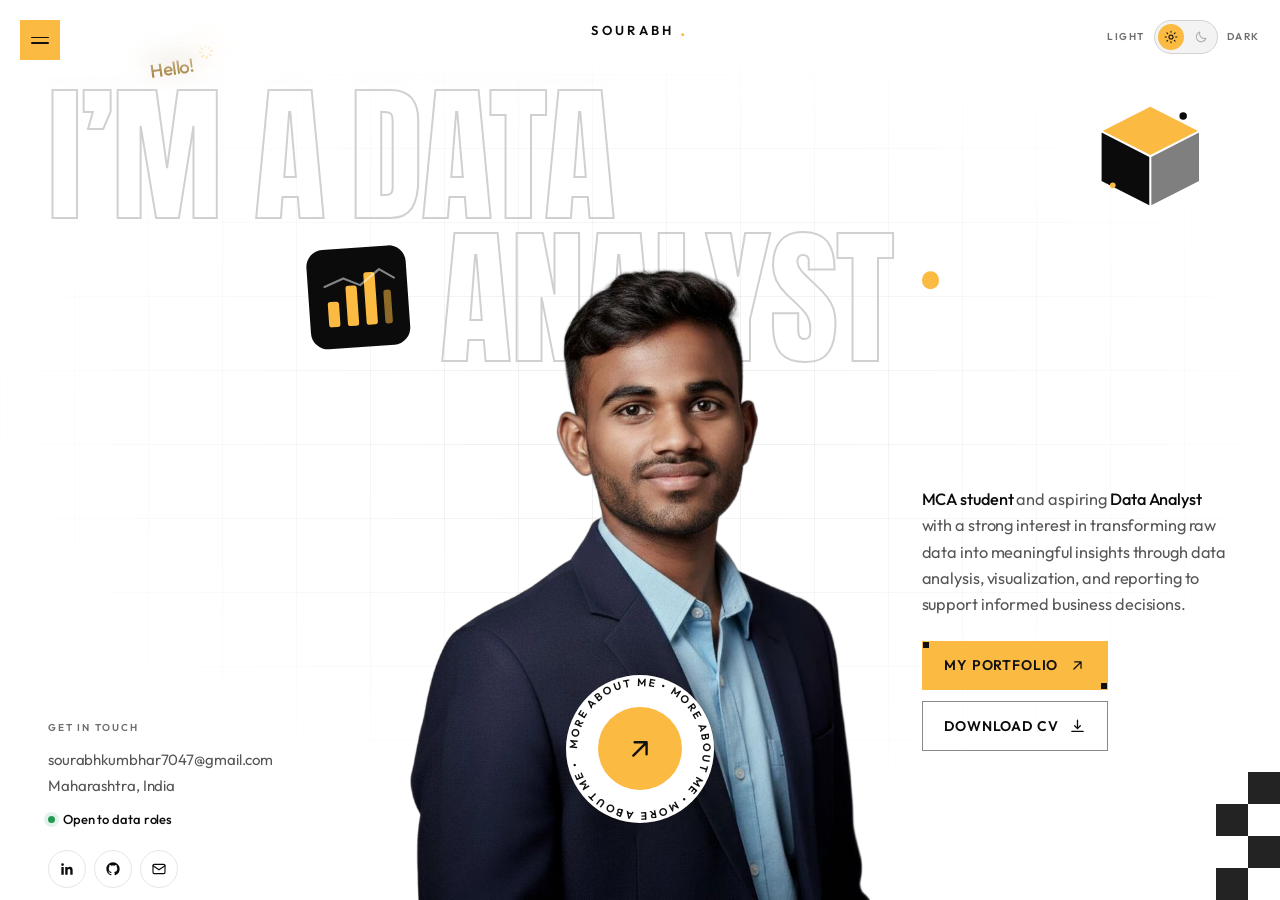
<file: index.html>
<!DOCTYPE html>
<html lang="en" data-theme="light">
<head>
  <meta charset="utf-8">
  <meta name="viewport" content="width=device-width, initial-scale=1">
  <title>Sourabh Kumbhar — Data Analyst &amp; MCA Student</title>
  <meta name="description" content="Portfolio of Sourabh Kumbhar, a data analyst and MCA student turning raw data into clear dashboards and confident decisions. Explore projects, skills, and experience.">
  <meta name="author" content="Sourabh Kumbhar">
  <meta name="robots" content="index, follow">
  <link rel="canonical" href="https://sourabhkumbhar-portfolio.vercel.app/">
  <meta property="og:url" content="https://sourabhkumbhar-portfolio.vercel.app/">
  <meta name="color-scheme" content="light dark">
  <meta name="theme-color" content="#ffffff">

  <meta property="og:site_name" content="Sourabh Kumbhar">
  <meta property="og:type" content="website">
  <meta property="og:title" content="Sourabh Kumbhar — Data Analyst &amp; MCA Student">
  <meta property="og:description" content="Turning raw data into clear decisions. Excel, SQL, Python, and Power BI projects by Sourabh Kumbhar.">
  <meta property="og:locale" content="en_IN">
  <meta property="og:image" content="https://sourabhkumbhar-portfolio.vercel.app/assets/img/og-cover.jpg">
  <meta property="og:image:type" content="image/jpeg">
  <meta property="og:image:width" content="1200">
  <meta property="og:image:height" content="630">
  <meta property="og:image:alt" content="Sourabh Kumbhar — data analyst and MCA student">
  <meta name="twitter:card" content="summary_large_image">
  <meta name="twitter:title" content="Sourabh Kumbhar — Data Analyst">
  <meta name="twitter:image" content="https://sourabhkumbhar-portfolio.vercel.app/assets/img/og-cover.jpg">
  <meta name="twitter:image:alt" content="Sourabh Kumbhar — data analyst and MCA student">
  <meta name="twitter:description" content="Turning raw data into clear decisions. Explore projects, skills, and experience.">

  <link rel="icon" href="assets/img/favicon.svg" type="image/svg+xml">
  <script src="assets/js/theme-init.js"></script>
  <link rel="preload" href="assets/fonts/outfit-latin.woff2" as="font" type="font/woff2" crossorigin>
  <link rel="preload" href="assets/fonts/anton-latin.woff2" as="font" type="font/woff2" crossorigin>
  <link rel="preload" href="assets/img/sourabh-kumbhar-cutout.webp" as="image" type="image/webp" fetchpriority="high">

  <link rel="stylesheet" href="assets/css/tokens.css">
  <link rel="stylesheet" href="assets/css/base.css">
  <link rel="stylesheet" href="assets/css/layout.css">
  <link rel="stylesheet" href="assets/css/components.css">
  <link rel="stylesheet" href="assets/css/pages.css">

  <script type="application/ld+json">
    {
      "@context": "https://schema.org",
      "@type": "Person",
      "name": "Sourabh Kumbhar",
      "jobTitle": "Data Analyst",
      "email": "sourabhkumbhar7047@gmail.com",
      "sameAs": [
        "https://www.linkedin.com/in/sourabh-kumbhar-3b2104368",
        "https://github.com/sourabhk-tech"
      ],
      "alumniOf": [
        { "@type": "CollegeOrUniversity", "name": "D Y Patil University, Ambi, Pune" },
        { "@type": "CollegeOrUniversity", "name": "Vivekanand College, Kolhapur" }
      ],
      "knowsAbout": ["Excel", "SQL", "Python", "Power BI", "Data analysis", "Dashboard design"]
    }
  </script>
</head>
<body id="top" class="home">
  <div class="intro" data-intro aria-hidden="true">
    <div class="intro__slides" aria-hidden="true">
      <span class="intro__slide intro__slide--1"></span>
      <span class="intro__slide intro__slide--2"></span>
      <span class="intro__slide intro__slide--3"></span>
      <span class="intro__slide intro__slide--4"></span>
      <span class="intro__slide intro__slide--5"></span>
    </div>
    <div class="intro__content">
      <p class="intro__eyebrow">Portfolio 2026</p>
      <p class="intro__title">
        <span>S</span><span>O</span><span>U</span><span>R</span><span>A</span><span>B</span><span>H</span>
      </p>
      <p class="intro__subtitle">Data experience loading</p>
      <span class="intro__line" aria-hidden="true"></span>
    </div>
  </div>

  <a class="skip-link" href="#main">Skip to content</a>

  <header class="site-header">
    <button class="menu-btn" type="button" data-menu-toggle aria-expanded="false" aria-controls="site-menu" aria-label="Open menu">
      <span></span>
      <span></span>
    </button>

    <a class="brand" href="index.html" aria-label="Sourabh Kumbhar — home">
      Sourabh<span class="brand__dot" aria-hidden="true">.</span>
    </a>

    <div class="theme-switch">
      <span class="theme-switch__label" aria-hidden="true">Light</span>
      <button class="theme-toggle" type="button" role="switch" aria-checked="false" data-theme-toggle aria-label="Switch to dark theme">
        <span class="theme-toggle__icon theme-toggle__icon--sun" aria-hidden="true">
          <svg viewBox="0 0 24 24" fill="none" stroke="currentColor" stroke-width="1.8" stroke-linecap="round">
            <circle cx="12" cy="12" r="3.5"></circle>
            <path d="M12 2v2M12 20v2M4.93 4.93l1.42 1.42M17.66 17.66l1.41 1.41M2 12h2M20 12h2M4.93 19.07l1.42-1.42M17.66 6.34l1.41-1.41"></path>
          </svg>
        </span>
        <span class="theme-toggle__icon theme-toggle__icon--moon" aria-hidden="true">
          <svg viewBox="0 0 24 24" fill="none" stroke="currentColor" stroke-width="1.8" stroke-linecap="round" stroke-linejoin="round">
            <path d="M20.5 14.2A8.6 8.6 0 0 1 9.8 3.5a8.5 8.5 0 1 0 10.7 10.7Z"></path>
          </svg>
        </span>
        <span class="theme-toggle__knob" aria-hidden="true"></span>
      </button>
      <span class="theme-switch__label" aria-hidden="true">Dark</span>
    </div>
  </header>

  <div class="menu-overlay" data-menu-overlay hidden></div>

  <nav class="side-menu" id="site-menu" aria-label="Main navigation" inert>
    <div class="side-menu__top">
      <p>Menu</p>
      <p>Data analyst · MCA student</p>
    </div>

    <ul class="side-menu__list">
      <li class="side-menu__item"><a class="side-menu__link" href="index.html" aria-current="page">Home</a></li>
      <li class="side-menu__item"><a class="side-menu__link" href="about.html">About</a></li>
      <li class="side-menu__item"><a class="side-menu__link" href="projects.html">Projects</a></li>
      <li class="side-menu__item"><a class="side-menu__link" href="resume.html">Resume</a></li>
      <li class="side-menu__item"><a class="side-menu__link" href="contact.html">Contact</a></li>
    </ul>

    <div class="side-menu__footer">
      <div class="socials" aria-label="Social links">
        <a class="social-link" href="https://www.linkedin.com/in/sourabh-kumbhar-3b2104368" target="_blank" rel="noopener noreferrer" aria-label="Sourabh Kumbhar on LinkedIn">
          <svg viewBox="0 0 24 24" fill="currentColor" aria-hidden="true"><path d="M20.45 20.45h-3.55v-5.57c0-1.33-.03-3.04-1.85-3.04-1.85 0-2.14 1.45-2.14 2.94v5.67H9.35V9h3.41v1.56h.05c.47-.9 1.63-1.85 3.36-1.85 3.6 0 4.27 2.37 4.27 5.45v6.29ZM5.34 7.43a2.06 2.06 0 1 1 0-4.12 2.06 2.06 0 0 1 0 4.12ZM7.12 20.45H3.56V9h3.56v11.45Z"></path></svg>
        </a>
        <a class="social-link" href="https://github.com/sourabhk-tech" target="_blank" rel="noopener noreferrer" aria-label="Sourabh Kumbhar on GitHub">
          <svg viewBox="0 0 24 24" fill="currentColor" aria-hidden="true"><path d="M12 2C6.48 2 2 6.48 2 12c0 4.42 2.87 8.17 6.84 9.5.5.09.68-.22.68-.48v-1.7c-2.78.6-3.37-1.34-3.37-1.34-.45-1.16-1.11-1.47-1.11-1.47-.91-.62.07-.61.07-.61 1 .07 1.53 1.03 1.53 1.03.9 1.53 2.34 1.09 2.91.83.09-.65.35-1.09.63-1.34-2.22-.25-4.56-1.11-4.56-4.94 0-1.09.39-1.98 1.03-2.68-.1-.25-.45-1.27.1-2.65 0 0 .84-.27 2.75 1.02A9.56 9.56 0 0 1 12 6.8c.85 0 1.71.11 2.5.34 1.91-1.29 2.75-1.02 2.75-1.02.55 1.38.2 2.4.1 2.65.64.7 1.03 1.59 1.03 2.68 0 3.84-2.34 4.69-4.57 4.94.36.31.68.92.68 1.85v2.74c0 .27.18.58.69.48A10.01 10.01 0 0 0 22 12c0-5.52-4.48-10-10-10Z"></path></svg>
        </a>
        <a class="social-link" href="mailto:sourabhkumbhar7047@gmail.com" aria-label="Email Sourabh Kumbhar">
          <svg viewBox="0 0 24 24" fill="none" stroke="currentColor" stroke-width="1.7" stroke-linecap="round" stroke-linejoin="round" aria-hidden="true"><rect x="3" y="5" width="18" height="14" rx="2"></rect><path d="m3 7 9 6 9-6"></path></svg>
        </a>
      </div>
      <p class="micro" style="color: var(--muted-2);">© <span data-year>2026</span> Sourabh Kumbhar</p>
    </div>
  </nav>

  <main id="main">
    <section class="hero" aria-labelledby="hero-title">
      <div class="container hero__inner">
        <p class="hero__hello" aria-hidden="true">
          <span>Hello!</span>
          <svg viewBox="0 0 24 24" fill="none" stroke="currentColor" stroke-width="1.7" stroke-linecap="round" stroke-linejoin="round"><path d="M12 3v3M12 18v3M3 12h3M18 12h3M5.64 5.64l2.12 2.12M16.24 16.24l2.12 2.12M5.64 18.36l2.12-2.12M16.24 7.76l2.12-2.12"></path></svg>
        </p>

        <h1 class="hero__title" id="hero-title">
          <span class="hero__line hero__line--one">
            <span class="hero__word--outline">I&rsquo;m a</span>
            <span class="hero__word--outline">Data</span>
            <svg class="hero__glyph hero__glyph--cube" viewBox="0 0 120 120" fill="none" aria-hidden="true">
              <path d="M60 7 113 34 60 61 7 34Z" fill="var(--accent)"></path>
              <path d="M7 34 60 61v54L7 88Z" fill="var(--ink)"></path>
              <path d="M113 34 60 61v54l53-27Z" fill="var(--ink)" opacity=".52"></path>
              <path d="M60 7 113 34 60 61 7 34 60 7ZM7 34v54l53 27V61M113 34v54L60 115" stroke="var(--bg)" stroke-width="2.2" stroke-linejoin="round"></path>
              <circle cx="95" cy="18" r="4" fill="var(--ink)"></circle>
              <circle cx="20" cy="92" r="3" fill="var(--accent)"></circle>
            </svg>
          </span>
          <span class="hero__line hero__line--two">
            <svg class="hero__glyph hero__glyph--chart" viewBox="0 0 120 120" fill="none" aria-hidden="true">
              <rect x="7" y="7" width="106" height="106" rx="18" fill="var(--ink)" transform="rotate(-4 60 60)"></rect>
              <rect x="27" y="63" width="12" height="27" rx="3" fill="var(--accent)" transform="rotate(-4 60 60)"></rect>
              <rect x="47" y="47" width="12" height="43" rx="3" fill="var(--accent)" transform="rotate(-4 60 60)"></rect>
              <rect x="67" y="34" width="12" height="56" rx="3" fill="var(--accent)" transform="rotate(-4 60 60)"></rect>
              <rect x="87" y="54" width="8" height="36" rx="3" fill="var(--accent)" opacity=".55" transform="rotate(-4 60 60)"></rect>
              <path d="m24 49 20-9 18 7 20-17 16 9" stroke="var(--bg)" stroke-width="2.2" stroke-linecap="round" stroke-linejoin="round" opacity=".5"></path>
            </svg>
            <span class="hero__word--outline">Analyst</span>
            <span class="hero__dot" aria-hidden="true"></span>
          </span>
        </h1>

        <div class="hero__portrait">
          <div class="hero__portrait-frame">
            <picture>
              <source srcset="assets/img/sourabh-kumbhar-cutout.webp" type="image/webp">
              <img src="assets/img/sourabh-kumbhar-cutout.png" alt="Sourabh Kumbhar, data analyst and MCA student" width="720" height="956" fetchpriority="high" draggable="false">
            </picture>

            <a class="hero__badge" href="about.html" aria-label="More about me">
              <svg class="hero__badge-text" viewBox="0 0 134 134" aria-hidden="true">
                <defs>
                  <path id="badge-circle" d="M67 67m-57 0a57 57 0 1 1 114 0a57 57 0 1 1 -114 0"></path>
                </defs>
                <text>
                  <textPath href="#badge-circle" startOffset="0">MORE ABOUT ME • MORE ABOUT ME • MORE ABOUT ME • </textPath>
                </text>
              </svg>
              <span class="hero__badge-arrow" aria-hidden="true">
                <svg viewBox="0 0 24 24" fill="none" stroke="currentColor" stroke-width="1.8" stroke-linecap="round" stroke-linejoin="round"><path d="M7 17 17 7M8 7h9v9"></path></svg>
              </span>
            </a>
          </div>
        </div>

        <div class="hero__contact">
          <span class="hero__contact-label">Get in touch</span>
          <a href="mailto:sourabhkumbhar7047@gmail.com">sourabhkumbhar7047@gmail.com</a>
          <p>Maharashtra, India</p>
          <p class="hero__status"><span class="dot" aria-hidden="true"></span> Open to data roles</p>
          <div class="socials" aria-label="Social links">
            <a class="social-link" href="https://www.linkedin.com/in/sourabh-kumbhar-3b2104368" target="_blank" rel="noopener noreferrer" aria-label="Sourabh Kumbhar on LinkedIn">
              <svg viewBox="0 0 24 24" fill="currentColor" aria-hidden="true"><path d="M20.45 20.45h-3.55v-5.57c0-1.33-.03-3.04-1.85-3.04-1.85 0-2.14 1.45-2.14 2.94v5.67H9.35V9h3.41v1.56h.05c.47-.9 1.63-1.85 3.36-1.85 3.6 0 4.27 2.37 4.27 5.45v6.29ZM5.34 7.43a2.06 2.06 0 1 1 0-4.12 2.06 2.06 0 0 1 0 4.12ZM7.12 20.45H3.56V9h3.56v11.45Z"></path></svg>
            </a>
            <a class="social-link" href="https://github.com/sourabhk-tech" target="_blank" rel="noopener noreferrer" aria-label="Sourabh Kumbhar on GitHub">
              <svg viewBox="0 0 24 24" fill="currentColor" aria-hidden="true"><path d="M12 2C6.48 2 2 6.48 2 12c0 4.42 2.87 8.17 6.84 9.5.5.09.68-.22.68-.48v-1.7c-2.78.6-3.37-1.34-3.37-1.34-.45-1.16-1.11-1.47-1.11-1.47-.91-.62.07-.61.07-.61 1 .07 1.53 1.03 1.53 1.03.9 1.53 2.34 1.09 2.91.83.09-.65.35-1.09.63-1.34-2.22-.25-4.56-1.11-4.56-4.94 0-1.09.39-1.98 1.03-2.68-.1-.25-.45-1.27.1-2.65 0 0 .84-.27 2.75 1.02A9.56 9.56 0 0 1 12 6.8c.85 0 1.71.11 2.5.34 1.91-1.29 2.75-1.02 2.75-1.02.55 1.38.2 2.4.1 2.65.64.7 1.03 1.59 1.03 2.68 0 3.84-2.34 4.69-4.57 4.94.36.31.68.92.68 1.85v2.74c0 .27.18.58.69.48A10.01 10.01 0 0 0 22 12c0-5.52-4.48-10-10-10Z"></path></svg>
            </a>
            <a class="social-link" href="mailto:sourabhkumbhar7047@gmail.com" aria-label="Email Sourabh Kumbhar">
              <svg viewBox="0 0 24 24" fill="none" stroke="currentColor" stroke-width="1.7" stroke-linecap="round" stroke-linejoin="round" aria-hidden="true"><rect x="3" y="5" width="18" height="14" rx="2"></rect><path d="m3 7 9 6 9-6"></path></svg>
            </a>
          </div>
        </div>

        <div class="hero__intro">
          <p><strong>MCA student</strong> and aspiring <strong>Data Analyst</strong> with a strong interest in transforming raw data into meaningful insights through data analysis, visualization, and reporting to support informed business decisions.</p>
          <div class="hero__actions">
            <a class="btn btn--primary" href="projects.html">
              <span class="btn__label">My portfolio</span>
              <svg viewBox="0 0 24 24" fill="none" stroke="currentColor" stroke-width="1.8" stroke-linecap="round" stroke-linejoin="round" aria-hidden="true"><path d="M7 17 17 7M8 7h9v9"></path></svg>
            </a>
            <a class="btn btn--ghost" href="assets/docs/Sourabh-Kumbhar-Resume.pdf" target="_blank" rel="noopener">
              <span class="btn__label">Download CV</span>
              <svg viewBox="0 0 24 24" fill="none" stroke="currentColor" stroke-width="1.8" stroke-linecap="round" stroke-linejoin="round" aria-hidden="true"><path d="M12 3v12m0 0 4-4m-4 4-4-4M4 19h16"></path></svg>
            </a>
          </div>
        </div>

      </div>
      <div class="hero__checker" aria-hidden="true"></div>
    </section>
  </main>

  <script src="assets/js/theme.js" defer></script>
  <script src="assets/js/menu.js" defer></script>
  <script src="assets/js/reveal.js" defer></script>
  <script src="assets/js/parallax.js" defer></script>
  <script src="assets/js/main.js" defer></script>
</body>
</html>
</file>
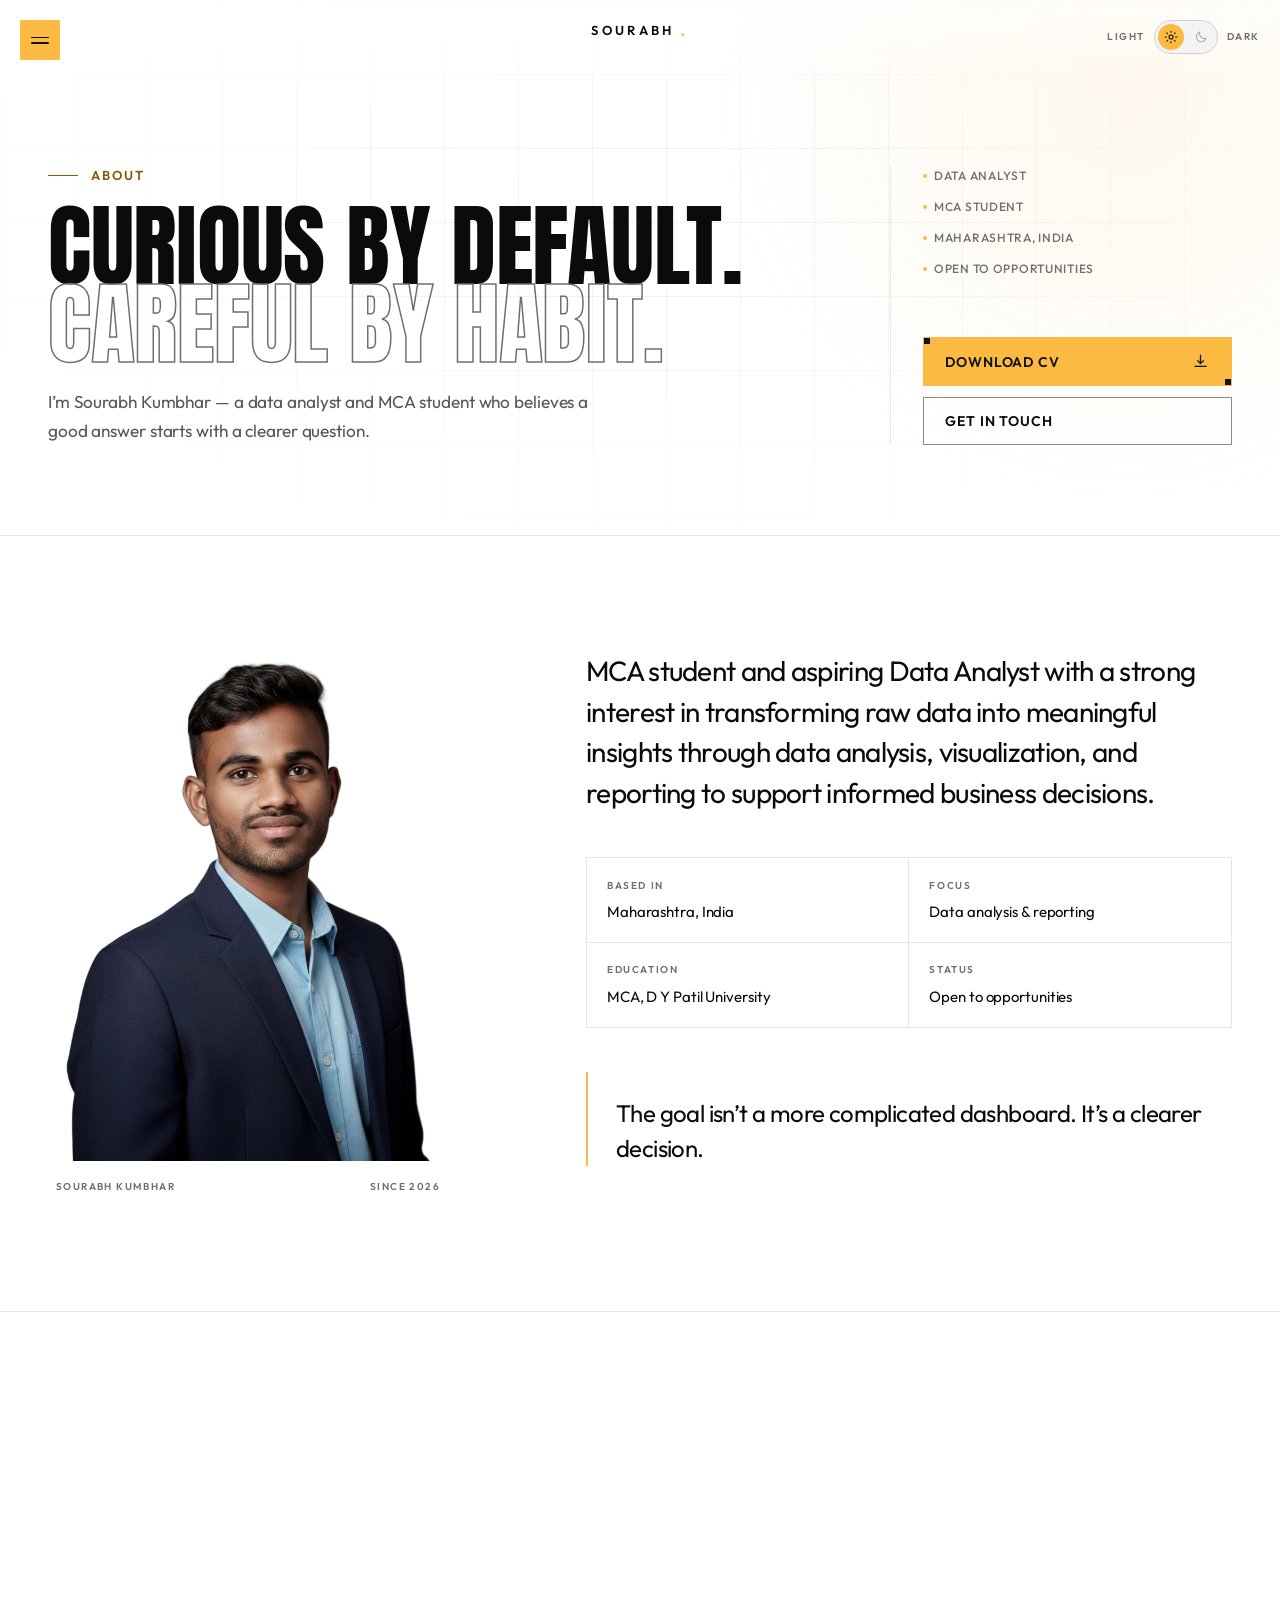
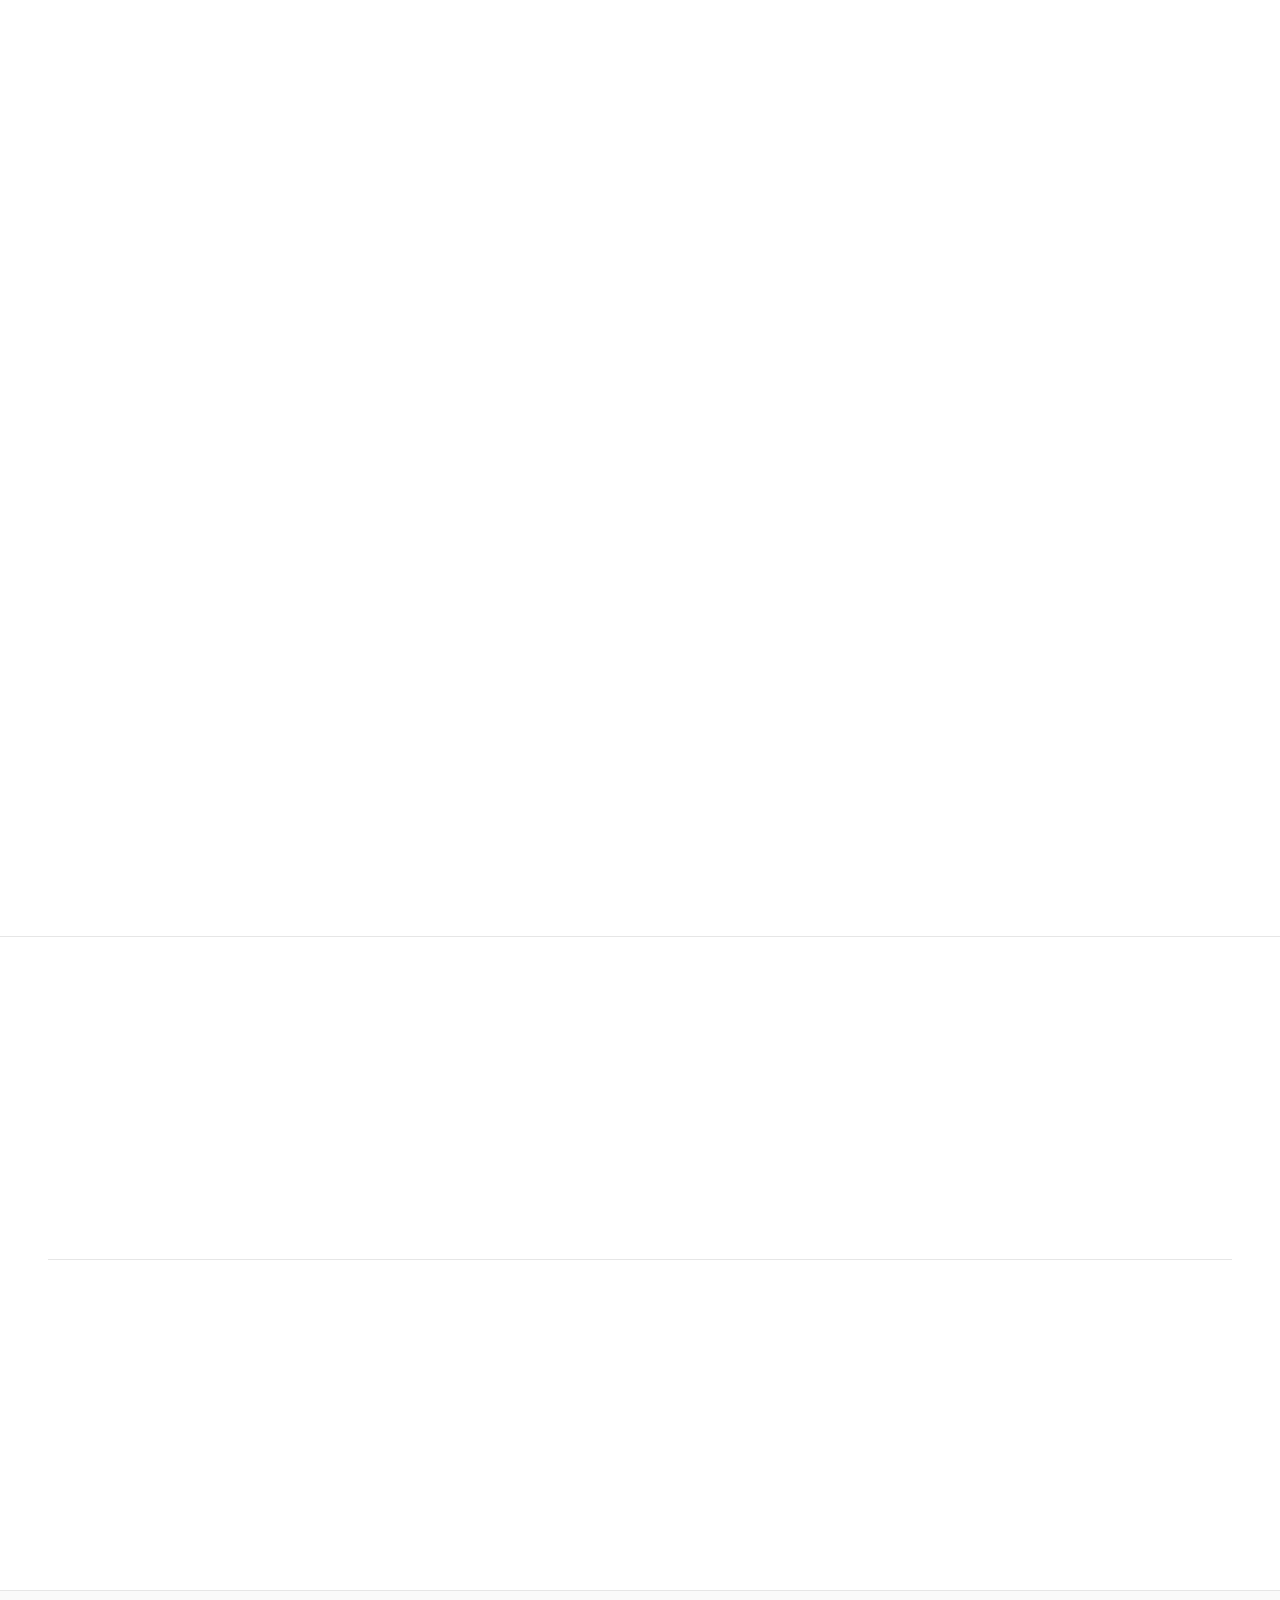
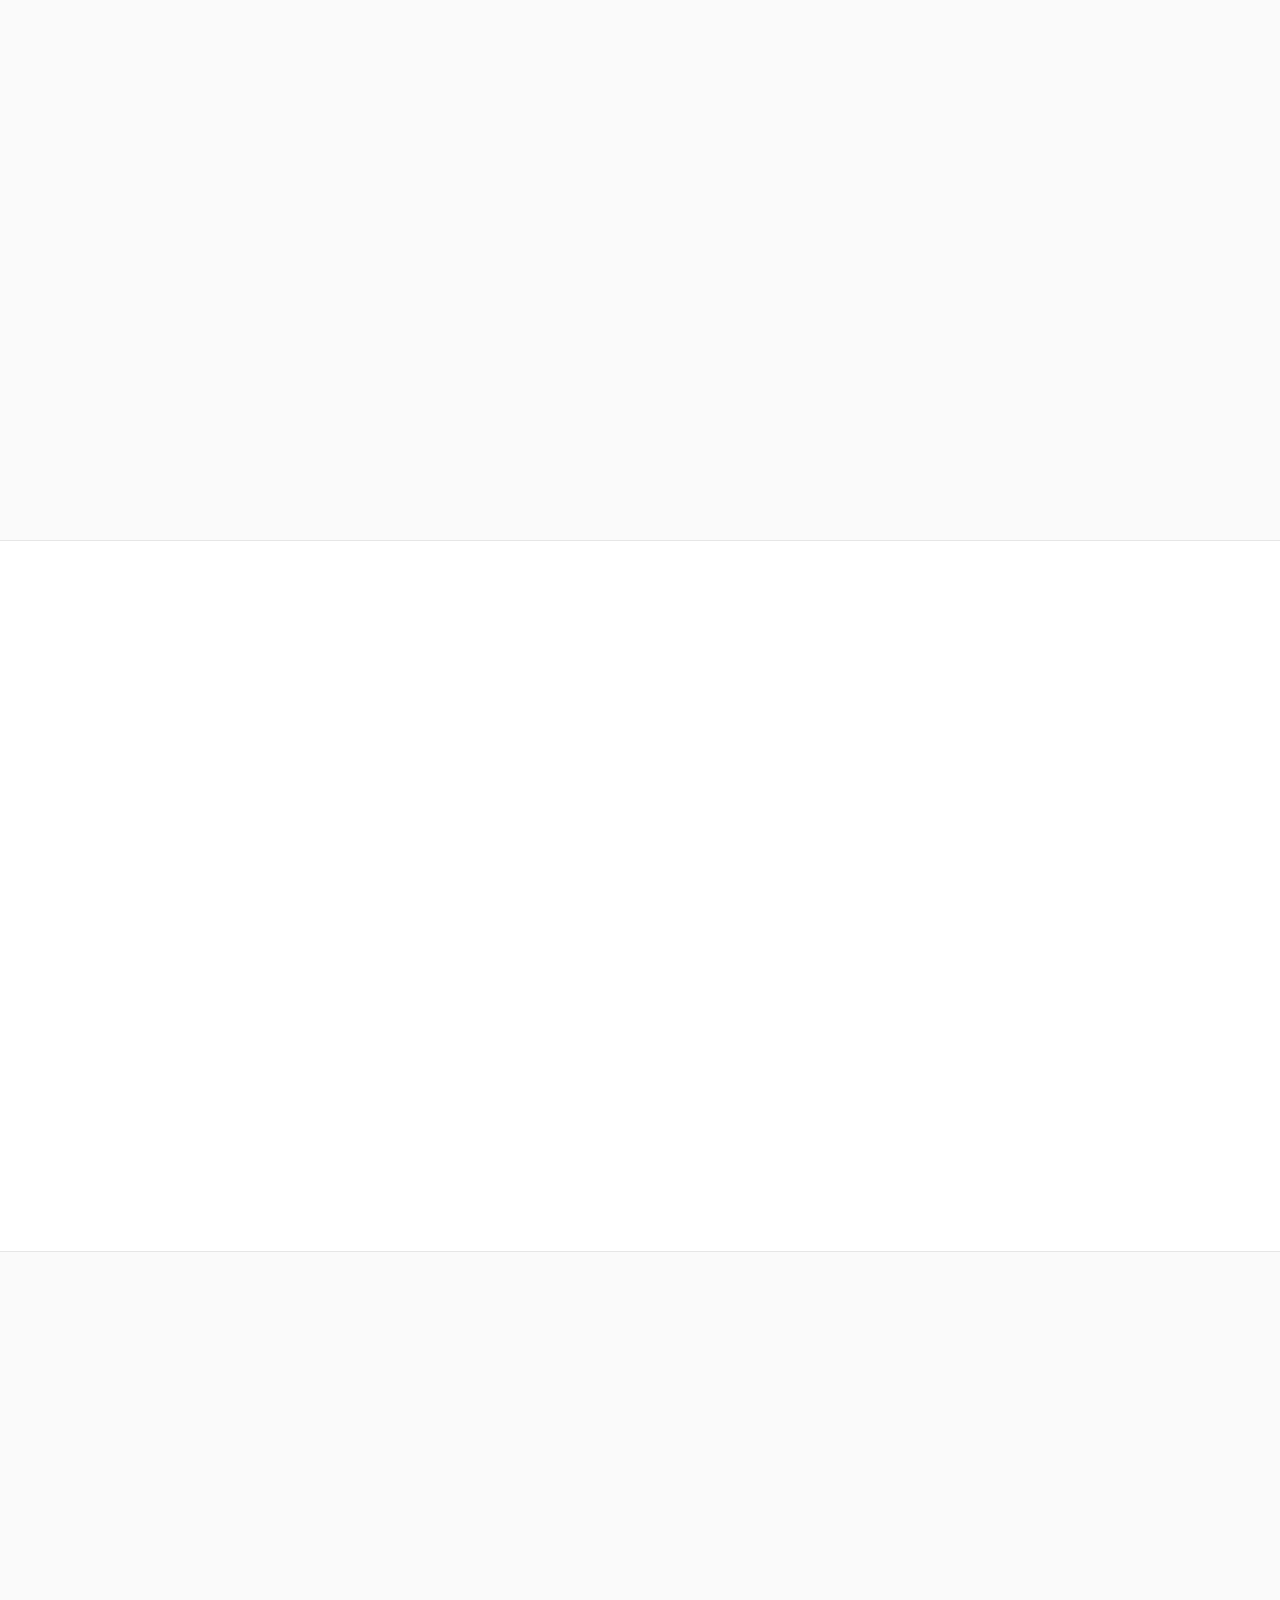
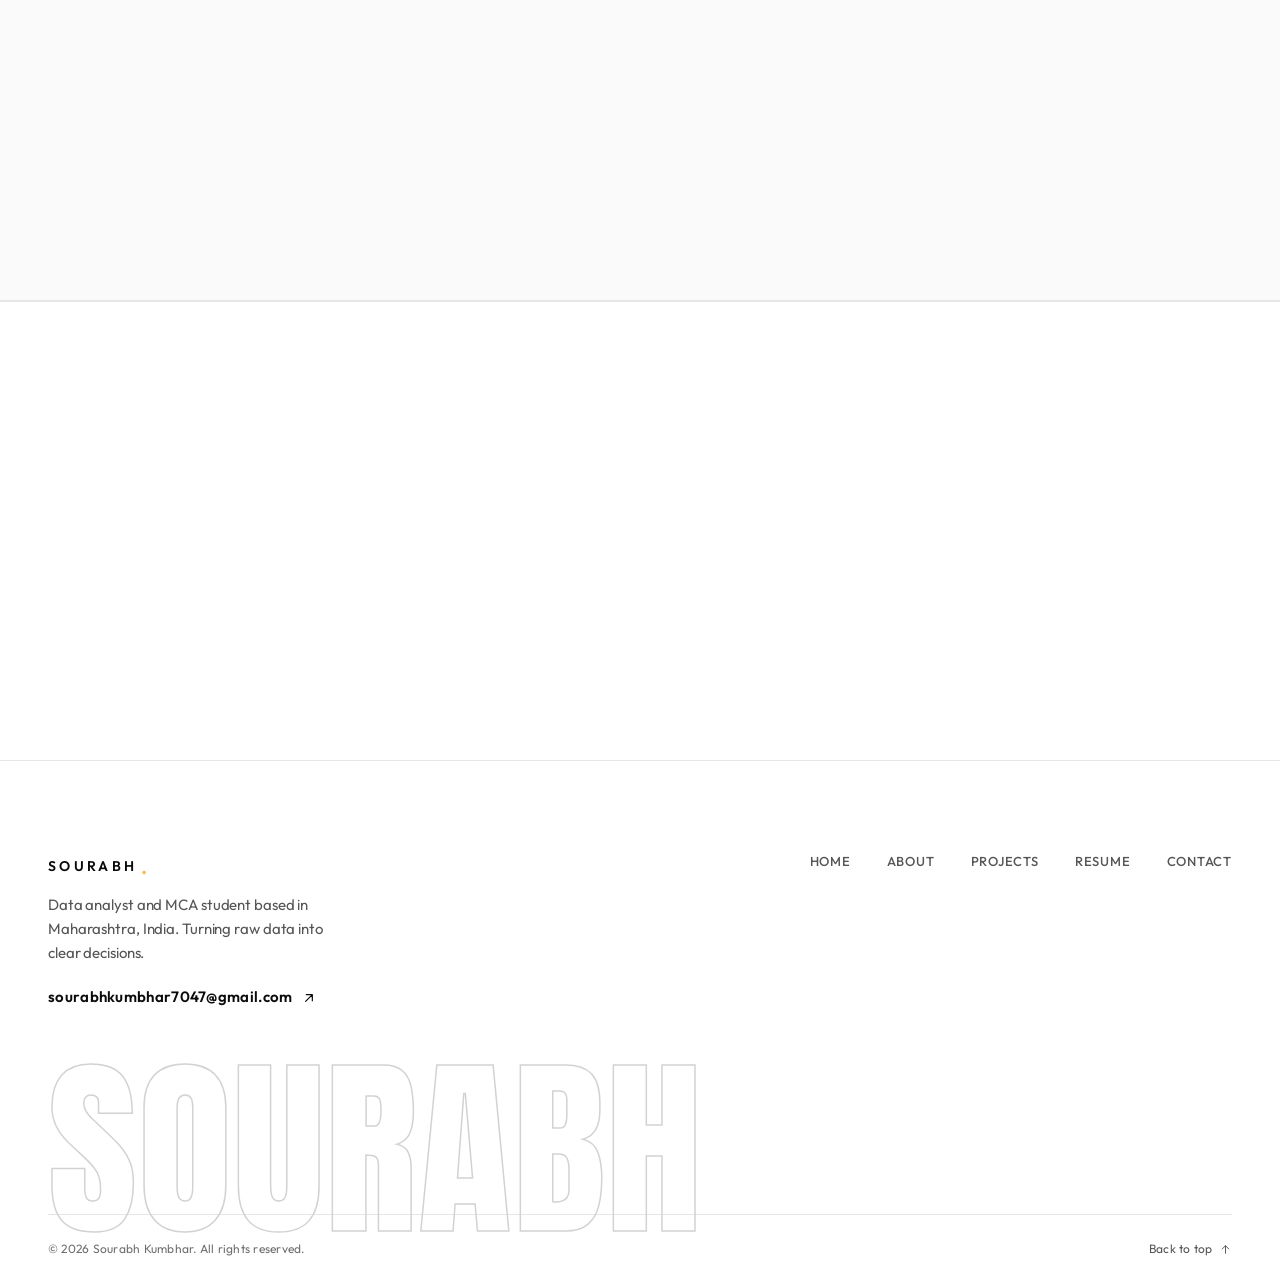
<file: about.html>
<!DOCTYPE html>
<html lang="en" data-theme="light">
<head>
  <meta charset="utf-8">
  <meta name="viewport" content="width=device-width, initial-scale=1">
  <title>About — Sourabh Kumbhar</title>
  <meta name="description" content="Meet Sourabh Kumbhar, a data analyst and MCA student in Maharashtra. Learn about his background, approach to analysis, education, and the tools he works with.">
  <meta name="author" content="Sourabh Kumbhar">
  <meta name="robots" content="index, follow">
  <link rel="canonical" href="https://sourabhkumbhar-portfolio.vercel.app/about.html">
  <meta property="og:url" content="https://sourabhkumbhar-portfolio.vercel.app/about.html">
  <meta name="color-scheme" content="light dark">
  <meta name="theme-color" content="#ffffff">

  <meta property="og:site_name" content="Sourabh Kumbhar">
  <meta property="og:type" content="profile">
  <meta property="og:title" content="About Sourabh Kumbhar — Data Analyst">
  <meta property="og:description" content="A data analyst and MCA student turning raw data into clear decisions. Background, approach, and tools.">
  <meta property="og:locale" content="en_IN">
  <meta property="og:image" content="https://sourabhkumbhar-portfolio.vercel.app/assets/img/og-cover.jpg">
  <meta property="og:image:type" content="image/jpeg">
  <meta property="og:image:width" content="1200">
  <meta property="og:image:height" content="630">
  <meta property="og:image:alt" content="Sourabh Kumbhar — data analyst and MCA student">
  <meta name="twitter:card" content="summary_large_image">
  <meta name="twitter:title" content="About Sourabh Kumbhar — Data Analyst">
  <meta name="twitter:image" content="https://sourabhkumbhar-portfolio.vercel.app/assets/img/og-cover.jpg">
  <meta name="twitter:image:alt" content="Sourabh Kumbhar — data analyst and MCA student">
  <meta name="twitter:description" content="Background, approach, and tools — the story behind the portfolio.">

  <link rel="icon" href="assets/img/favicon.svg" type="image/svg+xml">
  <script src="assets/js/theme-init.js"></script>
  <link rel="preload" href="assets/fonts/outfit-latin.woff2" as="font" type="font/woff2" crossorigin>
  <link rel="preload" href="assets/fonts/anton-latin.woff2" as="font" type="font/woff2" crossorigin>

  <link rel="stylesheet" href="assets/css/tokens.css">
  <link rel="stylesheet" href="assets/css/base.css">
  <link rel="stylesheet" href="assets/css/layout.css">
  <link rel="stylesheet" href="assets/css/components.css">
  <link rel="stylesheet" href="assets/css/pages.css">
  <link rel="stylesheet" href="assets/css/inner.css">
</head>
<body id="top">
  <a class="skip-link" href="#main">Skip to content</a>

  <header class="site-header">
    <button class="menu-btn" type="button" data-menu-toggle aria-expanded="false" aria-controls="site-menu" aria-label="Open menu">
      <span></span>
      <span></span>
    </button>

    <a class="brand" href="index.html" aria-label="Sourabh Kumbhar — home">
      Sourabh<span class="brand__dot" aria-hidden="true">.</span>
    </a>

    <div class="theme-switch">
      <span class="theme-switch__label" aria-hidden="true">Light</span>
      <button class="theme-toggle" type="button" role="switch" aria-checked="false" data-theme-toggle aria-label="Switch to dark theme">
        <span class="theme-toggle__icon theme-toggle__icon--sun" aria-hidden="true">
          <svg viewBox="0 0 24 24" fill="none" stroke="currentColor" stroke-width="1.8" stroke-linecap="round">
            <circle cx="12" cy="12" r="3.5"></circle>
            <path d="M12 2v2M12 20v2M4.93 4.93l1.42 1.42M17.66 17.66l1.41 1.41M2 12h2M20 12h2M4.93 19.07l1.42-1.42M17.66 6.34l1.41-1.41"></path>
          </svg>
        </span>
        <span class="theme-toggle__icon theme-toggle__icon--moon" aria-hidden="true">
          <svg viewBox="0 0 24 24" fill="none" stroke="currentColor" stroke-width="1.8" stroke-linecap="round" stroke-linejoin="round">
            <path d="M20.5 14.2A8.6 8.6 0 0 1 9.8 3.5a8.5 8.5 0 1 0 10.7 10.7Z"></path>
          </svg>
        </span>
        <span class="theme-toggle__knob" aria-hidden="true"></span>
      </button>
      <span class="theme-switch__label" aria-hidden="true">Dark</span>
    </div>
  </header>

  <div class="menu-overlay" data-menu-overlay hidden></div>

  <nav class="side-menu" id="site-menu" aria-label="Main navigation" inert>
    <div class="side-menu__top">
      <p>Menu</p>
      <p>Data analyst · MCA student</p>
    </div>
    <ul class="side-menu__list">
      <li class="side-menu__item"><a class="side-menu__link" href="index.html">Home</a></li>
      <li class="side-menu__item"><a class="side-menu__link" href="about.html" aria-current="page">About</a></li>
      <li class="side-menu__item"><a class="side-menu__link" href="projects.html">Projects</a></li>
      <li class="side-menu__item"><a class="side-menu__link" href="resume.html">Resume</a></li>
      <li class="side-menu__item"><a class="side-menu__link" href="contact.html">Contact</a></li>
    </ul>
    <div class="side-menu__footer">
      <div class="socials" aria-label="Social links">
        <a class="social-link" href="https://www.linkedin.com/in/sourabh-kumbhar-3b2104368" target="_blank" rel="noopener noreferrer" aria-label="Sourabh Kumbhar on LinkedIn">
          <svg viewBox="0 0 24 24" fill="currentColor" aria-hidden="true"><path d="M20.45 20.45h-3.55v-5.57c0-1.33-.03-3.04-1.85-3.04-1.85 0-2.14 1.45-2.14 2.94v5.67H9.35V9h3.41v1.56h.05c.47-.9 1.63-1.85 3.36-1.85 3.6 0 4.27 2.37 4.27 5.45v6.29ZM5.34 7.43a2.06 2.06 0 1 1 0-4.12 2.06 2.06 0 0 1 0 4.12ZM7.12 20.45H3.56V9h3.56v11.45Z"></path></svg>
        </a>
        <a class="social-link" href="https://github.com/sourabhk-tech" target="_blank" rel="noopener noreferrer" aria-label="Sourabh Kumbhar on GitHub">
          <svg viewBox="0 0 24 24" fill="currentColor" aria-hidden="true"><path d="M12 2C6.48 2 2 6.48 2 12c0 4.42 2.87 8.17 6.84 9.5.5.09.68-.22.68-.48v-1.7c-2.78.6-3.37-1.34-3.37-1.34-.45-1.16-1.11-1.47-1.11-1.47-.91-.62.07-.61.07-.61 1 .07 1.53 1.03 1.53 1.03.9 1.53 2.34 1.09 2.91.83.09-.65.35-1.09.63-1.34-2.22-.25-4.56-1.11-4.56-4.94 0-1.09.39-1.98 1.03-2.68-.1-.25-.45-1.27.1-2.65 0 0 .84-.27 2.75 1.02A9.56 9.56 0 0 1 12 6.8c.85 0 1.71.11 2.5.34 1.91-1.29 2.75-1.02 2.75-1.02.55 1.38.2 2.4.1 2.65.64.7 1.03 1.59 1.03 2.68 0 3.84-2.34 4.69-4.57 4.94.36.31.68.92.68 1.85v2.74c0 .27.18.58.69.48A10.01 10.01 0 0 0 22 12c0-5.52-4.48-10-10-10Z"></path></svg>
        </a>
        <a class="social-link" href="mailto:sourabhkumbhar7047@gmail.com" aria-label="Email Sourabh Kumbhar">
          <svg viewBox="0 0 24 24" fill="none" stroke="currentColor" stroke-width="1.7" stroke-linecap="round" stroke-linejoin="round" aria-hidden="true"><rect x="3" y="5" width="18" height="14" rx="2"></rect><path d="m3 7 9 6 9-6"></path></svg>
        </a>
      </div>
      <p class="micro" style="color: var(--muted-2);">© <span data-year>2026</span> Sourabh Kumbhar</p>
    </div>
  </nav>

  <main id="main">
    <section class="page-hero about-hero" aria-labelledby="about-title">
      <div class="container">

        <p class="eyebrow">About</p>
        <h1 class="page-hero__title" id="about-title">
          <span>Curious by default.</span>
          <span class="is-outline">Careful by habit.</span>
        </h1>
        <p class="page-hero__lead">I&rsquo;m Sourabh Kumbhar — a data analyst and MCA student who believes a good answer starts with a clearer question.</p>

        <div class="page-hero__bottom">
          <div class="page-hero__meta">
            <span>Data analyst</span>
            <span>MCA student</span>
            <span>Maharashtra, India</span>
            <span>Open to opportunities</span>
          </div>
          <div class="page-hero__actions">
            <a class="btn btn--primary" href="assets/docs/Sourabh-Kumbhar-Resume.pdf" target="_blank" rel="noopener">
              <span class="btn__label">Download CV</span>
              <svg viewBox="0 0 24 24" fill="none" stroke="currentColor" stroke-width="1.8" stroke-linecap="round" stroke-linejoin="round" aria-hidden="true"><path d="M12 3v12m0 0 4-4m-4 4-4-4M4 19h16"></path></svg>
            </a>
            <a class="btn btn--ghost" href="contact.html">Get in touch</a>
          </div>
        </div>
      </div>
    </section>

    <section class="about-intro" aria-labelledby="story-title">
      <div class="container about-intro__grid">
        <div class="about-portrait" data-reveal>
          <div class="about-portrait__frame">
            <picture>
              <source srcset="assets/img/sourabh-kumbhar-cutout.webp" type="image/webp">
              <img src="assets/img/sourabh-kumbhar-cutout.png" alt="Portrait of Sourabh Kumbhar" width="720" height="956" loading="lazy" draggable="false">
            </picture>
          </div>
          <div class="about-portrait__caption">
            <span>Sourabh Kumbhar</span>
            <span>Since 2026</span>
          </div>
        </div>

        <div class="about-copy" data-reveal style="--reveal-delay: 100ms;">
          <h2 class="sr-only" id="story-title">My story</h2>
          <p class="about-copy__lead">MCA student and aspiring Data Analyst with a strong interest in transforming raw data into meaningful insights through data analysis, visualization, and reporting to support informed business decisions.</p>

          <dl class="about-facts">
            <div>
              <dt>Based in</dt>
              <dd>Maharashtra, India</dd>
            </div>
            <div>
              <dt>Focus</dt>
              <dd>Data analysis &amp; reporting</dd>
            </div>
            <div>
              <dt>Education</dt>
              <dd>MCA, D Y Patil University</dd>
            </div>
            <div>
              <dt>Status</dt>
              <dd>Open to opportunities</dd>
            </div>
          </dl>

          <blockquote class="about-quote">The goal isn&rsquo;t a more complicated dashboard. It&rsquo;s a clearer decision.</blockquote>
        </div>
      </div>
    </section>

    <section class="section section--line" aria-labelledby="about-work-title">
      <div class="container">
        <div class="projects-index__intro" data-reveal>
          <div>
            <p class="eyebrow">Selected work</p>
            <h2 class="section-title" id="about-work-title">Work that shaped how I <em>think.</em></h2>
            <p style="margin-top: 1.25rem;">Two builds, two different lessons: one about brand, pacing, and making a first impression feel calm; the other about access, records, and keeping a system understandable. Both started with the same question — what should someone be able to do more easily?</p>
          </div>
          <div class="projects-stats">
            <div class="projects-stat">
              <strong data-count="2" data-count-pad="2">02</strong>
              <span>Projects</span>
            </div>
            <div class="projects-stat">
              <strong data-count="4" data-count-pad="2">04</strong>
              <span>Core tools</span>
            </div>
            <div class="projects-stat">
              <strong data-count="1" data-count-pad="2">01</strong>
              <span>Certification</span>
            </div>
          </div>
        </div>

        <div class="project-grid">
          <article class="project-card" data-reveal>
            <a class="project-card__media" href="projects/ultraceutics.html" aria-label="View the Ultraceutics India case study">
              <img src="assets/img/ultraceutics-cover.jpg" srcset="assets/img/ultraceutics-cover-640.jpg 640w, assets/img/ultraceutics-cover.jpg 1280w" sizes="(max-width: 991px) 100vw, 50vw" alt="Ultraceutics India website home page on a desktop screen" width="1280" height="889" loading="lazy">
              <span class="project-card__badge">Live website</span>
            </a>
            <div class="project-card__body">
              <div class="project-card__row">
                <span class="project-card__num">01</span>
                <div>
                  <h3 class="project-card__title"><a href="projects/ultraceutics.html">Ultraceutics India</a></h3>
                  <p class="project-card__text">A responsive, editorial website for a wellness and aesthetics brand — built to make services easy to explore and the brand feel calm, premium, and human.</p>
                </div>
                <a class="project-card__arrow" href="projects/ultraceutics.html" aria-label="Open the Ultraceutics India case study">
                  <svg viewBox="0 0 24 24" fill="none" stroke="currentColor" stroke-width="1.8" stroke-linecap="round" stroke-linejoin="round" aria-hidden="true"><path d="M7 17 17 7M8 7h9v9"></path></svg>
                </a>
              </div>
              <div class="project-card__tags tag-list">
                <span class="tag">React</span>
                <span class="tag">Vite</span>
                <span class="tag">Responsive design</span>
              </div>
            </div>
          </article>

          <article class="project-card" data-reveal style="--reveal-delay: 100ms;">
            <a class="project-card__media" href="projects/gym-management.html" aria-label="View the Gym Management System case study">
              <img src="assets/img/gym-management-cover.svg" alt="Dashboard concept for the Gym Management System, showing member, check-in, and revenue statistics" width="1200" height="800" loading="lazy">
              <span class="project-card__badge">MCA project</span>
            </a>
            <div class="project-card__body">
              <div class="project-card__row">
                <span class="project-card__num">02</span>
                <div>
                  <h3 class="project-card__title"><a href="projects/gym-management.html">Gym Management System</a></h3>
                  <p class="project-card__text">An ASP.NET MVC web app for a gym — member registration, records, authentication, and a SQL Server database, with separate public and admin views.</p>
                </div>
                <a class="project-card__arrow" href="projects/gym-management.html" aria-label="Open the Gym Management System case study">
                  <svg viewBox="0 0 24 24" fill="none" stroke="currentColor" stroke-width="1.8" stroke-linecap="round" stroke-linejoin="round" aria-hidden="true"><path d="M7 17 17 7M8 7h9v9"></path></svg>
                </a>
              </div>
              <div class="project-card__tags tag-list">
                <span class="tag">ASP.NET MVC</span>
                <span class="tag">C#</span>
                <span class="tag">SQL Server</span>
              </div>
            </div>
          </article>
        </div>

        <div class="about-work__more" data-reveal>
          <a class="link-arrow" href="projects.html">
            View all projects
            <svg viewBox="0 0 24 24" fill="none" stroke="currentColor" stroke-width="1.8" stroke-linecap="round" stroke-linejoin="round" aria-hidden="true"><path d="M4 12h15m-6-6 6 6-6 6"></path></svg>
          </a>
        </div>
      </div>
    </section>

    <section class="section process" aria-labelledby="process-title">
      <div class="container">
        <div class="section-head" data-reveal>
          <div>
            <p class="eyebrow">Approach</p>
            <h2 class="section-title" id="process-title">A simple, repeatable <em>process.</em></h2>
          </div>
          <p class="section-head__aside">No black boxes — just a clear path from question to answer.</p>
        </div>

        <div class="process-grid">
          <article class="process-step" data-reveal>
            <div class="process-step__num" aria-hidden="true">01</div>
            <h3>Ask first</h3>
            <p>Start with the decision someone needs to make. A precise question saves hours of analysis later.</p>
          </article>
          <article class="process-step" data-reveal style="--reveal-delay: 80ms;">
            <div class="process-step__num" aria-hidden="true">02</div>
            <h3>Clean carefully</h3>
            <p>Check the source, handle gaps, and document assumptions before trusting a number.</p>
          </article>
          <article class="process-step" data-reveal style="--reveal-delay: 160ms;">
            <div class="process-step__num" aria-hidden="true">03</div>
            <h3>Make it clear</h3>
            <p>Choose the simplest chart or sentence that makes the finding impossible to miss.</p>
          </article>
        </div>
      </div>
    </section>

    <section class="section section--surface about-fit" aria-labelledby="fit-title">
      <div class="container about-fit__grid">
        <div data-reveal>
          <p class="eyebrow">What I&rsquo;m looking for</p>
          <h2 class="section-title" id="fit-title">A team where the question matters as much as the <em>tool.</em></h2>
          <p class="lead" style="margin-top: 1.25rem; max-width: 38ch;">I&rsquo;m early in my career, and I want the next environment to sharpen how I think — not just which software I can name.</p>
        </div>

        <div class="fit-list" data-reveal style="--reveal-delay: 100ms;">
          <article class="fit-item">
            <span class="fit-item__num">01</span>
            <div>
              <h3>Evidence over decoration</h3>
              <p>A chart should be judged by the decision it supports, not by how busy it looks.</p>
            </div>
          </article>
          <article class="fit-item">
            <span class="fit-item__num">02</span>
            <div>
              <h3>Questions before tools</h3>
              <p>The tool changes. A well-framed question is what makes the work useful in the first place.</p>
            </div>
          </article>
          <article class="fit-item">
            <span class="fit-item__num">03</span>
            <div>
              <h3>Room to grow</h3>
              <p>I want to learn from people who have shipped, measured, and revised real work — and to contribute while I do.</p>
            </div>
          </article>
        </div>
      </div>
    </section>

    <section class="section education" aria-labelledby="education-title">
      <div class="container education-grid">
        <div data-reveal>
          <p class="eyebrow">Education</p>
          <h2 class="section-title" id="education-title">Foundations, then <em>practice.</em></h2>
          <p class="lead" style="margin-top: 1.25rem; max-width: 36ch;">Formal study in computer applications, with a growing focus on data.</p>
          <a class="link-arrow" href="resume.html" style="margin-top: 1.5rem;">
            See the full resume
            <svg viewBox="0 0 24 24" fill="none" stroke="currentColor" stroke-width="1.8" stroke-linecap="round" stroke-linejoin="round" aria-hidden="true"><path d="M4 12h15m-6-6 6 6-6 6"></path></svg>
          </a>
        </div>

        <div class="timeline" data-reveal style="--reveal-delay: 100ms;">
          <div class="timeline__item">
            <span class="timeline__when">Current</span>
            <div class="timeline__body">
              <h3>MCA — D Y Patil University</h3>
              <p>Ambi, Pune. Postgraduate study in computer applications, with a focus on data, databases, and software systems.</p>
              <div class="tag-list"><span class="tag">Data analysis</span><span class="tag">Databases</span><span class="tag">Software</span></div>
            </div>
          </div>
          <div class="timeline__item">
            <span class="timeline__when">Completed</span>
            <div class="timeline__body">
              <h3>BCA — Vivekanand College</h3>
              <p>Kolhapur. Undergraduate foundation in computer applications and programming.</p>
              <div class="tag-list"><span class="tag">Computer applications</span><span class="tag">Programming</span></div>
            </div>
          </div>
          <div class="timeline__item">
            <span class="timeline__when">2025</span>
            <div class="timeline__body">
              <h3>Deloitte Data Analytics Job Simulation</h3>
              <p>Practical tasks in data analysis and forensic technology, completed through Deloitte&rsquo;s virtual job simulation on Forage.</p>
              <div class="tag-list"><span class="tag">Data analysis</span><span class="tag">Forensic technology</span></div>
            </div>
          </div>
        </div>
      </div>
    </section>

    <section class="section section--surface" aria-labelledby="toolkit-title">
      <div class="container">
        <div class="section-head" data-reveal>
          <div>
            <p class="eyebrow">Toolkit &amp; credentials</p>
            <h2 class="section-title" id="toolkit-title">The tools behind the <em>work.</em></h2>
          </div>
          <p class="section-head__aside">A concise stack, chosen for the job rather than the trend.</p>
        </div>

        <div class="toolkit-band" data-reveal>
          <div class="toolkit-band__item">
            <strong>Excel</strong>
            <span>Cleaning · Pivot tables · Reports</span>
          </div>
          <div class="toolkit-band__item">
            <strong>SQL</strong>
            <span>Queries · Joins · SQL Server</span>
          </div>
          <div class="toolkit-band__item">
            <strong>Python</strong>
            <span>pandas · Notebooks · Automation</span>
          </div>
          <div class="toolkit-band__item">
            <strong>Power BI</strong>
            <span>Dashboards · DAX · Visual design</span>
          </div>
        </div>

        <div class="credential-row" data-reveal style="--reveal-delay: 100ms;">
          <div class="credential-row__icon" aria-hidden="true">
            <svg viewBox="0 0 24 24" fill="none" stroke="currentColor" stroke-width="1.6" stroke-linecap="round" stroke-linejoin="round"><circle cx="12" cy="8" r="6"></circle><path d="m8.2 13.2-1.2 8.8 5-3 5 3-1.2-8.8"></path></svg>
          </div>
          <div>
            <h3>Deloitte Data Analytics Job Simulation</h3>
            <p>Deloitte · Forage — October 2025</p>
          </div>
          <a class="credential-row__link" href="assets/docs/Deloitte-Data-Analytics-Certificate.pdf" target="_blank" rel="noopener">
            View certificate
            <svg viewBox="0 0 24 24" fill="none" stroke="currentColor" stroke-width="1.8" stroke-linecap="round" stroke-linejoin="round" aria-hidden="true"><path d="M7 17 17 7M8 7h9v9"></path></svg>
          </a>
        </div>
      </div>
    </section>

    <section class="cta cta--compact" aria-labelledby="about-cta-title">
      <div class="container">
        <div class="cta__head" data-reveal>
          <div>
            <p class="eyebrow">Next step</p>
            <h2 class="cta__title" id="about-cta-title">
              <span>Let&rsquo;s</span>
              <span class="is-outline">connect.</span>
            </h2>
          </div>
          <p class="cta__note">Have a role, a dataset, or a question worth exploring? My inbox is open.</p>
        </div>
        <div class="cta__row" data-reveal style="--reveal-delay: 80ms;">
          <div class="cta__actions">
            <a class="btn btn--primary" href="mailto:sourabhkumbhar7047@gmail.com">
              <span class="btn__label">Email me</span>
              <svg viewBox="0 0 24 24" fill="none" stroke="currentColor" stroke-width="1.8" stroke-linecap="round" stroke-linejoin="round" aria-hidden="true"><rect x="3" y="5" width="18" height="14" rx="2"></rect><path d="m3 7 9 6 9-6"></path></svg>
            </a>
            <a class="btn btn--ghost" href="projects.html">Browse projects</a>
          </div>
          <div class="socials" aria-label="Social links">
            <a class="social-link" href="https://www.linkedin.com/in/sourabh-kumbhar-3b2104368" target="_blank" rel="noopener noreferrer" aria-label="Sourabh Kumbhar on LinkedIn">
              <svg viewBox="0 0 24 24" fill="currentColor" aria-hidden="true"><path d="M20.45 20.45h-3.55v-5.57c0-1.33-.03-3.04-1.85-3.04-1.85 0-2.14 1.45-2.14 2.94v5.67H9.35V9h3.41v1.56h.05c.47-.9 1.63-1.85 3.36-1.85 3.6 0 4.27 2.37 4.27 5.45v6.29ZM5.34 7.43a2.06 2.06 0 1 1 0-4.12 2.06 2.06 0 0 1 0 4.12ZM7.12 20.45H3.56V9h3.56v11.45Z"></path></svg>
            </a>
            <a class="social-link" href="https://github.com/sourabhk-tech" target="_blank" rel="noopener noreferrer" aria-label="Sourabh Kumbhar on GitHub">
              <svg viewBox="0 0 24 24" fill="currentColor" aria-hidden="true"><path d="M12 2C6.48 2 2 6.48 2 12c0 4.42 2.87 8.17 6.84 9.5.5.09.68-.22.68-.48v-1.7c-2.78.6-3.37-1.34-3.37-1.34-.45-1.16-1.11-1.47-1.11-1.47-.91-.62.07-.61.07-.61 1 .07 1.53 1.03 1.53 1.03.9 1.53 2.34 1.09 2.91.83.09-.65.35-1.09.63-1.34-2.22-.25-4.56-1.11-4.56-4.94 0-1.09.39-1.98 1.03-2.68-.1-.25-.45-1.27.1-2.65 0 0 .84-.27 2.75 1.02A9.56 9.56 0 0 1 12 6.8c.85 0 1.71.11 2.5.34 1.91-1.29 2.75-1.02 2.75-1.02.55 1.38.2 2.4.1 2.65.64.7 1.03 1.59 1.03 2.68 0 3.84-2.34 4.69-4.57 4.94.36.31.68.92.68 1.85v2.74c0 .27.18.58.69.48A10.01 10.01 0 0 0 22 12c0-5.52-4.48-10-10-10Z"></path></svg>
            </a>
            <a class="social-link" href="mailto:sourabhkumbhar7047@gmail.com" aria-label="Email Sourabh Kumbhar">
              <svg viewBox="0 0 24 24" fill="none" stroke="currentColor" stroke-width="1.7" stroke-linecap="round" stroke-linejoin="round" aria-hidden="true"><rect x="3" y="5" width="18" height="14" rx="2"></rect><path d="m3 7 9 6 9-6"></path></svg>
            </a>
          </div>
        </div>
      </div>
    </section>
  </main>

  <footer class="site-footer">
    <div class="container">
      <div class="footer__top">
        <div class="footer__brand">
          <a class="footer__logo" href="index.html" aria-label="Sourabh Kumbhar — home">
            Sourabh<span aria-hidden="true">.</span>
          </a>
          <p>Data analyst and MCA student based in Maharashtra, India. Turning raw data into clear decisions.</p>
          <a class="link-arrow" href="mailto:sourabhkumbhar7047@gmail.com" style="margin-top: 1.25rem;">
            sourabhkumbhar7047@gmail.com
            <svg viewBox="0 0 24 24" fill="none" stroke="currentColor" stroke-width="1.8" stroke-linecap="round" stroke-linejoin="round" aria-hidden="true"><path d="M7 17 17 7M8 7h9v9"></path></svg>
          </a>
        </div>
        <nav class="footer__nav" aria-label="Footer navigation">
          <a href="index.html">Home</a>
          <a href="about.html">About</a>
          <a href="projects.html">Projects</a>
          <a href="resume.html">Resume</a>
          <a href="contact.html">Contact</a>
        </nav>
      </div>
      <div class="footer__wordmark" aria-hidden="true">Sourabh</div>
      <div class="footer__bottom">
        <p>© <span data-year>2026</span> Sourabh Kumbhar. All rights reserved.</p>
        <a href="#top">
          Back to top
          <svg viewBox="0 0 24 24" fill="none" stroke="currentColor" stroke-width="1.8" stroke-linecap="round" stroke-linejoin="round" aria-hidden="true"><path d="M12 19V5M6 11l6-6 6 6"></path></svg>
        </a>
      </div>
    </div>
  </footer>

  <script src="assets/js/theme.js" defer></script>
  <script src="assets/js/menu.js" defer></script>
  <script src="assets/js/reveal.js" defer></script>
  <script src="assets/js/main.js" defer></script>
</body>
</html>
</file>
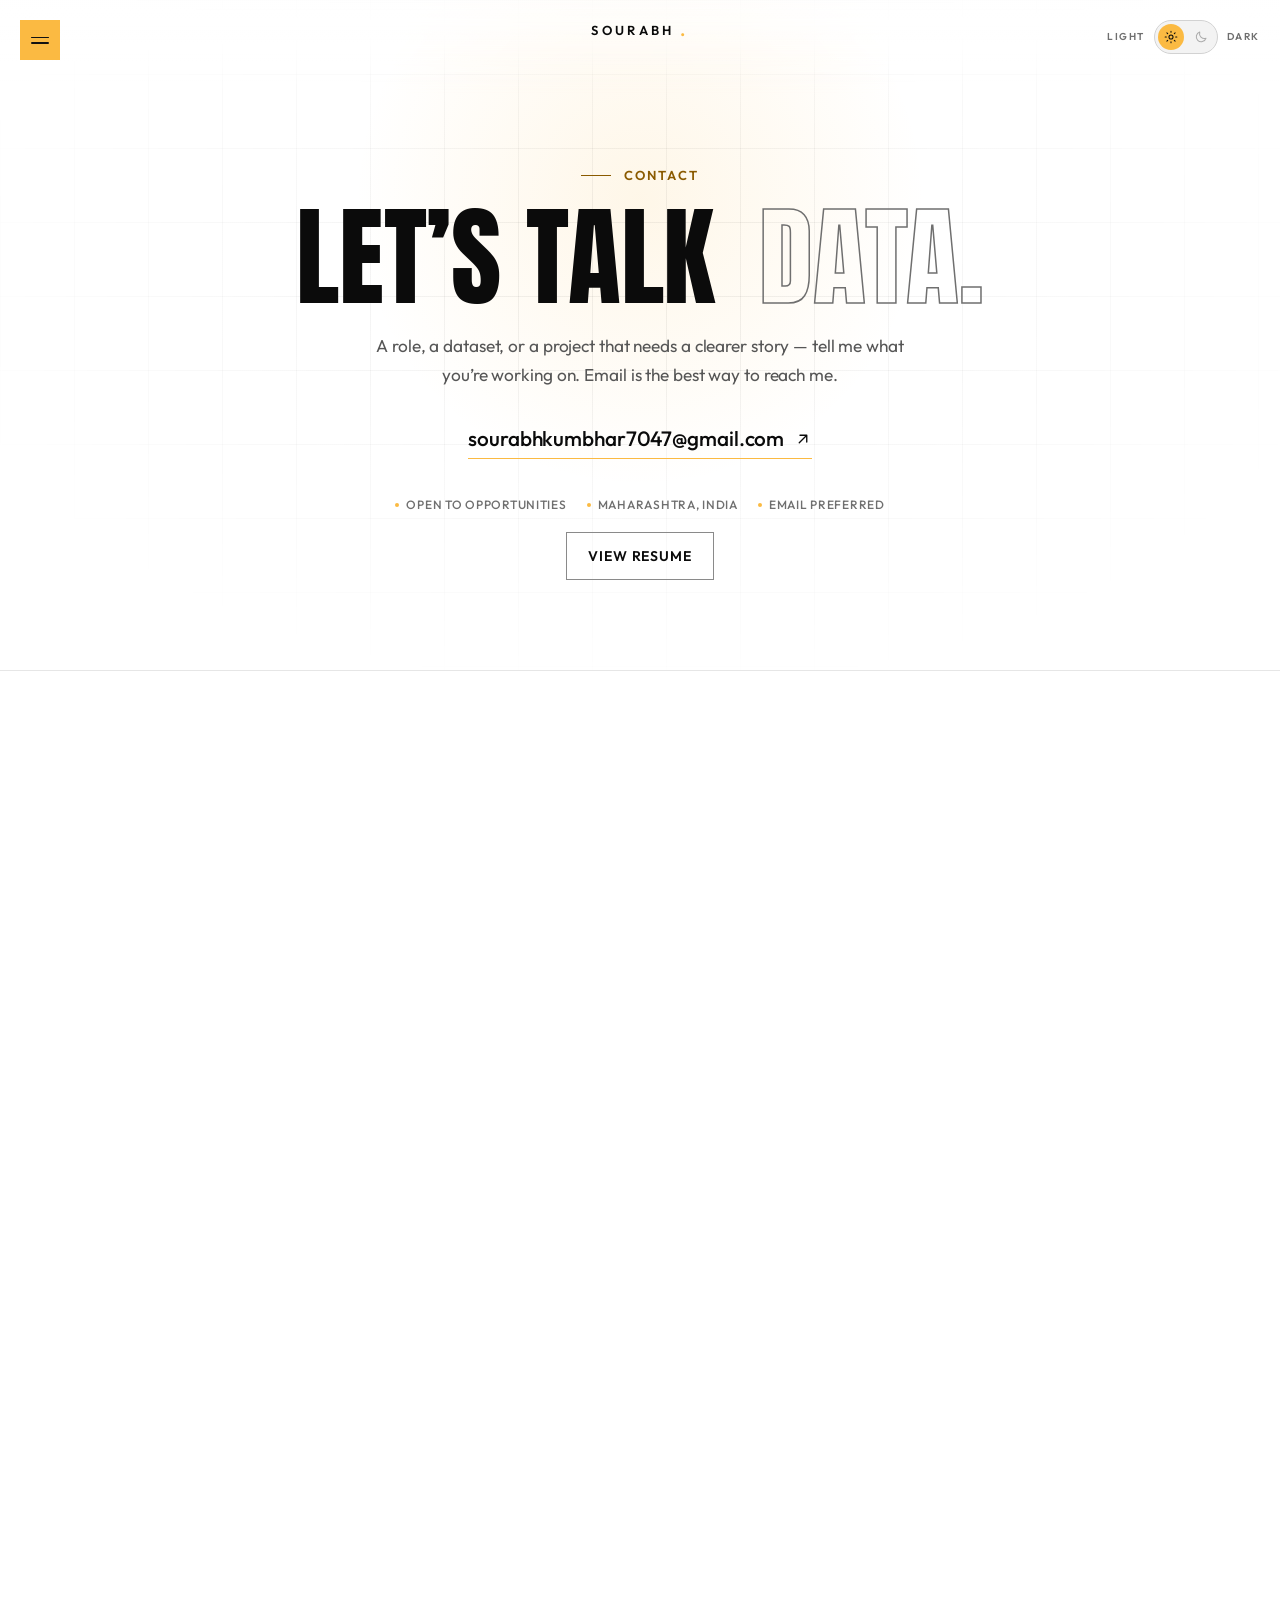
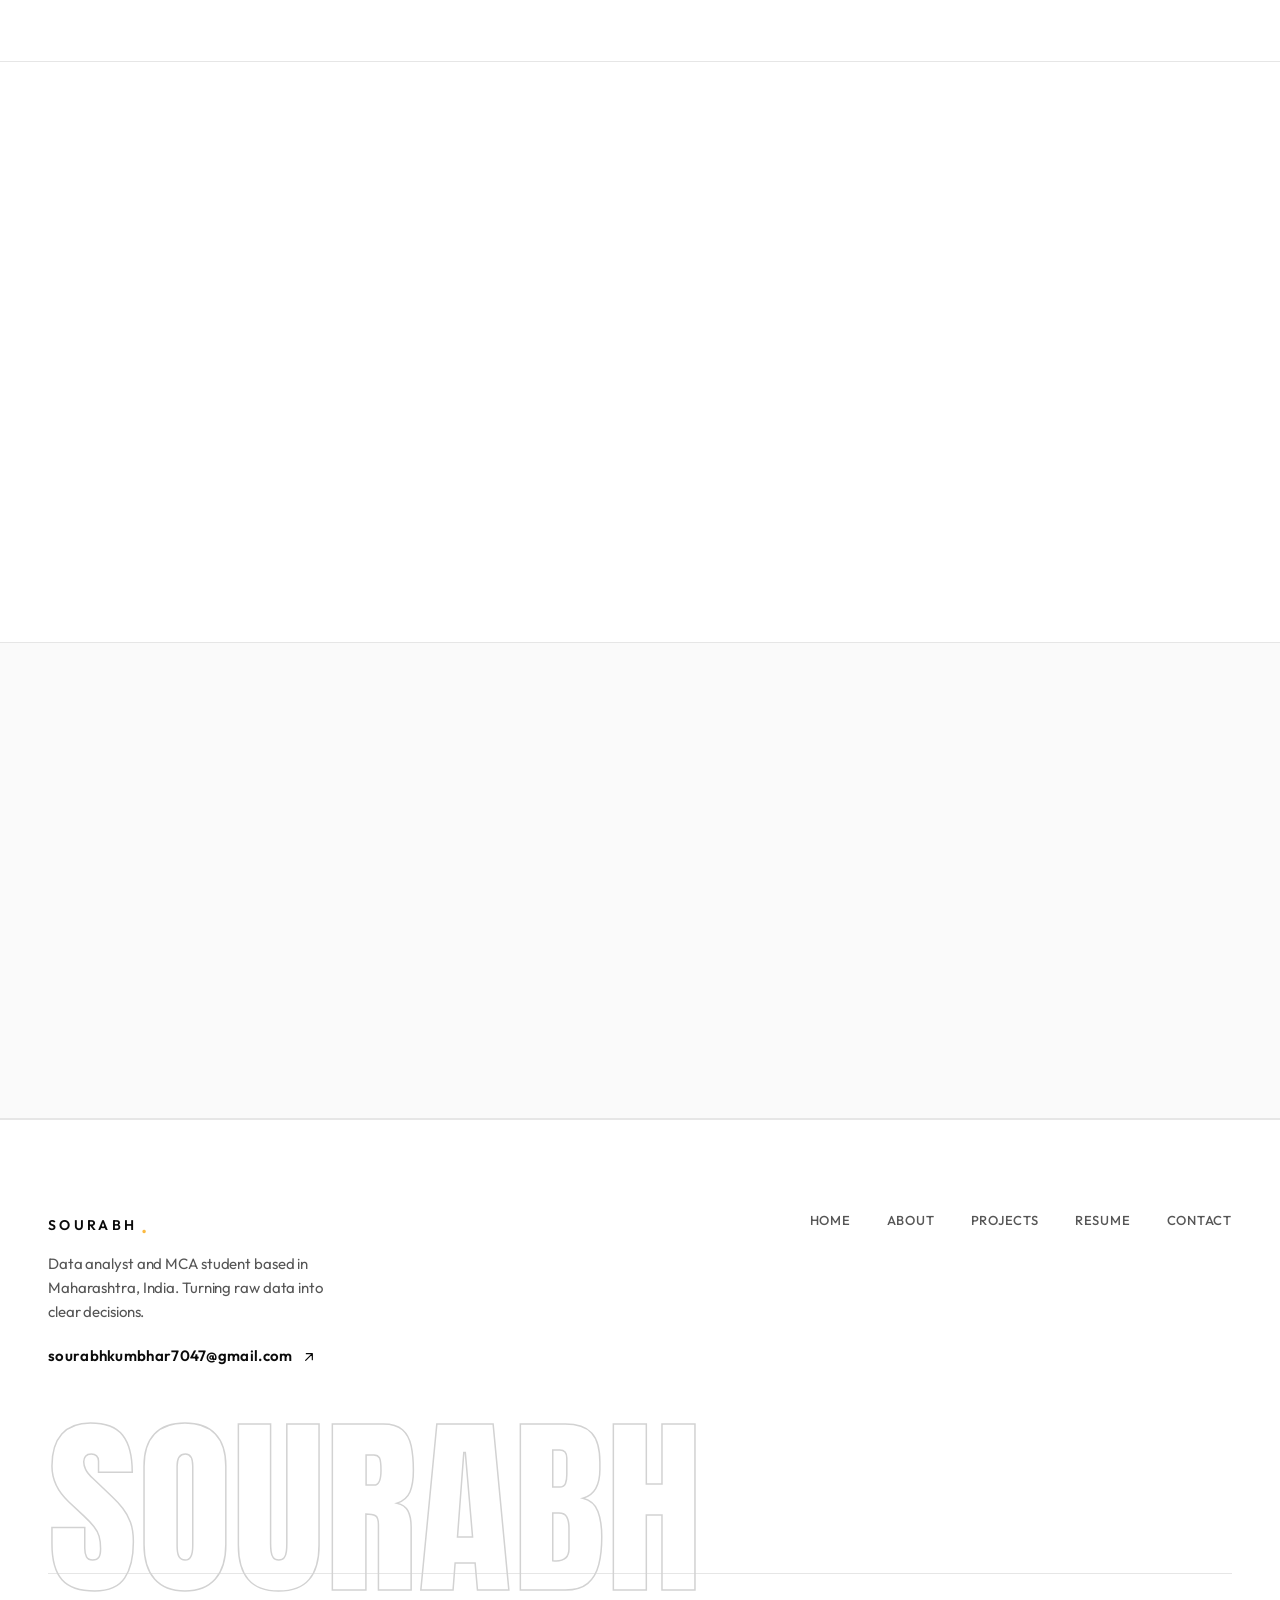
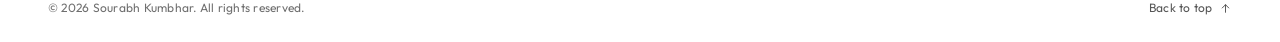
<file: contact.html>
<!DOCTYPE html>
<html lang="en" data-theme="light">
<head>
  <meta charset="utf-8">
  <meta name="viewport" content="width=device-width, initial-scale=1">
  <title>Contact — Sourabh Kumbhar</title>
  <meta name="description" content="Get in touch with Sourabh Kumbhar, a data analyst and MCA student in Maharashtra, India. Contact details, LinkedIn, GitHub, and a direct email form.">
  <meta name="author" content="Sourabh Kumbhar">
  <meta name="robots" content="index, follow">
  <link rel="canonical" href="https://sourabhkumbhar-portfolio.vercel.app/contact.html">
  <meta property="og:url" content="https://sourabhkumbhar-portfolio.vercel.app/contact.html">
  <meta name="color-scheme" content="light dark">
  <meta name="theme-color" content="#ffffff">

  <meta property="og:site_name" content="Sourabh Kumbhar">
  <meta property="og:type" content="website">
  <meta property="og:title" content="Contact — Sourabh Kumbhar">
  <meta property="og:description" content="A role, a dataset, or a project that needs a clearer story? Get in touch.">
  <meta property="og:locale" content="en_IN">
  <meta property="og:image" content="https://sourabhkumbhar-portfolio.vercel.app/assets/img/og-cover.jpg">
  <meta property="og:image:type" content="image/jpeg">
  <meta property="og:image:width" content="1200">
  <meta property="og:image:height" content="630">
  <meta property="og:image:alt" content="Sourabh Kumbhar — data analyst and MCA student">
  <meta name="twitter:card" content="summary_large_image">
  <meta name="twitter:title" content="Contact — Sourabh Kumbhar">
  <meta name="twitter:image" content="https://sourabhkumbhar-portfolio.vercel.app/assets/img/og-cover.jpg">
  <meta name="twitter:image:alt" content="Sourabh Kumbhar — data analyst and MCA student">
  <meta name="twitter:description" content="Get in touch with Sourabh Kumbhar, data analyst and MCA student.">

  <link rel="icon" href="assets/img/favicon.svg" type="image/svg+xml">
  <script src="assets/js/theme-init.js"></script>
  <link rel="preload" href="assets/fonts/outfit-latin.woff2" as="font" type="font/woff2" crossorigin>
  <link rel="preload" href="assets/fonts/anton-latin.woff2" as="font" type="font/woff2" crossorigin>

  <link rel="stylesheet" href="assets/css/tokens.css">
  <link rel="stylesheet" href="assets/css/base.css">
  <link rel="stylesheet" href="assets/css/layout.css">
  <link rel="stylesheet" href="assets/css/components.css">
  <link rel="stylesheet" href="assets/css/pages.css">
  <link rel="stylesheet" href="assets/css/inner.css">
</head>
<body id="top">
  <a class="skip-link" href="#main">Skip to content</a>

  <header class="site-header">
    <button class="menu-btn" type="button" data-menu-toggle aria-expanded="false" aria-controls="site-menu" aria-label="Open menu">
      <span></span>
      <span></span>
    </button>
    <a class="brand" href="index.html" aria-label="Sourabh Kumbhar — home">
      Sourabh<span class="brand__dot" aria-hidden="true">.</span>
    </a>
    <div class="theme-switch">
      <span class="theme-switch__label" aria-hidden="true">Light</span>
      <button class="theme-toggle" type="button" role="switch" aria-checked="false" data-theme-toggle aria-label="Switch to dark theme">
        <span class="theme-toggle__icon theme-toggle__icon--sun" aria-hidden="true">
          <svg viewBox="0 0 24 24" fill="none" stroke="currentColor" stroke-width="1.8" stroke-linecap="round">
            <circle cx="12" cy="12" r="3.5"></circle>
            <path d="M12 2v2M12 20v2M4.93 4.93l1.42 1.42M17.66 17.66l1.41 1.41M2 12h2M20 12h2M4.93 19.07l1.42-1.42M17.66 6.34l1.41-1.41"></path>
          </svg>
        </span>
        <span class="theme-toggle__icon theme-toggle__icon--moon" aria-hidden="true">
          <svg viewBox="0 0 24 24" fill="none" stroke="currentColor" stroke-width="1.8" stroke-linecap="round" stroke-linejoin="round">
            <path d="M20.5 14.2A8.6 8.6 0 0 1 9.8 3.5a8.5 8.5 0 1 0 10.7 10.7Z"></path>
          </svg>
        </span>
        <span class="theme-toggle__knob" aria-hidden="true"></span>
      </button>
      <span class="theme-switch__label" aria-hidden="true">Dark</span>
    </div>
  </header>

  <div class="menu-overlay" data-menu-overlay hidden></div>

  <nav class="side-menu" id="site-menu" aria-label="Main navigation" inert>
    <div class="side-menu__top">
      <p>Menu</p>
      <p>Data analyst · MCA student</p>
    </div>
    <ul class="side-menu__list">
      <li class="side-menu__item"><a class="side-menu__link" href="index.html">Home</a></li>
      <li class="side-menu__item"><a class="side-menu__link" href="about.html">About</a></li>
      <li class="side-menu__item"><a class="side-menu__link" href="projects.html">Projects</a></li>
      <li class="side-menu__item"><a class="side-menu__link" href="resume.html">Resume</a></li>
      <li class="side-menu__item"><a class="side-menu__link" href="contact.html" aria-current="page">Contact</a></li>
    </ul>
    <div class="side-menu__footer">
      <div class="socials" aria-label="Social links">
        <a class="social-link" href="https://www.linkedin.com/in/sourabh-kumbhar-3b2104368" target="_blank" rel="noopener noreferrer" aria-label="Sourabh Kumbhar on LinkedIn">
          <svg viewBox="0 0 24 24" fill="currentColor" aria-hidden="true"><path d="M20.45 20.45h-3.55v-5.57c0-1.33-.03-3.04-1.85-3.04-1.85 0-2.14 1.45-2.14 2.94v5.67H9.35V9h3.41v1.56h.05c.47-.9 1.63-1.85 3.36-1.85 3.6 0 4.27 2.37 4.27 5.45v6.29ZM5.34 7.43a2.06 2.06 0 1 1 0-4.12 2.06 2.06 0 0 1 0 4.12ZM7.12 20.45H3.56V9h3.56v11.45Z"></path></svg>
        </a>
        <a class="social-link" href="https://github.com/sourabhk-tech" target="_blank" rel="noopener noreferrer" aria-label="Sourabh Kumbhar on GitHub">
          <svg viewBox="0 0 24 24" fill="currentColor" aria-hidden="true"><path d="M12 2C6.48 2 2 6.48 2 12c0 4.42 2.87 8.17 6.84 9.5.5.09.68-.22.68-.48v-1.7c-2.78.6-3.37-1.34-3.37-1.34-.45-1.16-1.11-1.47-1.11-1.47-.91-.62.07-.61.07-.61 1 .07 1.53 1.03 1.53 1.03.9 1.53 2.34 1.09 2.91.83.09-.65.35-1.09.63-1.34-2.22-.25-4.56-1.11-4.56-4.94 0-1.09.39-1.98 1.03-2.68-.1-.25-.45-1.27.1-2.65 0 0 .84-.27 2.75 1.02A9.56 9.56 0 0 1 12 6.8c.85 0 1.71.11 2.5.34 1.91-1.29 2.75-1.02 2.75-1.02.55 1.38.2 2.4.1 2.65.64.7 1.03 1.59 1.03 2.68 0 3.84-2.34 4.69-4.57 4.94.36.31.68.92.68 1.85v2.74c0 .27.18.58.69.48A10.01 10.01 0 0 0 22 12c0-5.52-4.48-10-10-10Z"></path></svg>
        </a>
        <a class="social-link" href="mailto:sourabhkumbhar7047@gmail.com" aria-label="Email Sourabh Kumbhar">
          <svg viewBox="0 0 24 24" fill="none" stroke="currentColor" stroke-width="1.7" stroke-linecap="round" stroke-linejoin="round" aria-hidden="true"><rect x="3" y="5" width="18" height="14" rx="2"></rect><path d="m3 7 9 6 9-6"></path></svg>
        </a>
      </div>
      <p class="micro" style="color: var(--muted-2);">© <span data-year>2026</span> Sourabh Kumbhar</p>
    </div>
  </nav>

  <main id="main">
    <section class="page-hero contact-hero" aria-labelledby="contact-title">
      <div class="container">

        <p class="eyebrow">Contact</p>
        <h1 class="page-hero__title" id="contact-title">
          <span>Let&rsquo;s talk</span>
          <span class="is-outline">data.</span>
        </h1>
        <p class="page-hero__lead">A role, a dataset, or a project that needs a clearer story — tell me what you&rsquo;re working on. Email is the best way to reach me.</p>

        <a class="contact-hero__email" href="mailto:sourabhkumbhar7047@gmail.com">
          <span>sourabhkumbhar7047@gmail.com</span>
          <svg viewBox="0 0 24 24" fill="none" stroke="currentColor" stroke-width="1.8" stroke-linecap="round" stroke-linejoin="round" aria-hidden="true"><path d="M7 17 17 7M8 7h9v9"></path></svg>
        </a>

        <div class="page-hero__bottom">
          <div class="page-hero__meta">
            <span>Open to opportunities</span>
            <span>Maharashtra, India</span>
            <span>Email preferred</span>
          </div>
          <div class="page-hero__actions">
            <a class="btn btn--ghost" href="resume.html">View resume</a>
          </div>
        </div>
      </div>
    </section>

    <section class="contact-layout container" aria-label="Contact details and message form">
      <div class="contact-intro" data-reveal>
        <h2 class="section-title" style="font-size: clamp(1.9rem, 3.4vw, 2.8rem);">Tell me what you&rsquo;re working on.</h2>
        <p style="margin-top: 1.1rem;">Whether you have a specific role in mind, a dataset that needs a second pair of eyes, or a project that needs a clearer structure, I&rsquo;d be glad to hear about it. The form sends your message straight to my inbox.</p>

        <div class="contact-details">
          <div class="contact-detail">
            <div class="contact-detail__icon" aria-hidden="true">
              <svg viewBox="0 0 24 24" fill="none" stroke="currentColor" stroke-width="1.7" stroke-linecap="round" stroke-linejoin="round"><rect x="3" y="5" width="18" height="14" rx="2"></rect><path d="m3 7 9 6 9-6"></path></svg>
            </div>
            <div>
              <p class="contact-detail__label">Email</p>
              <p class="contact-detail__value"><a href="mailto:sourabhkumbhar7047@gmail.com">sourabhkumbhar7047@gmail.com</a></p>
            </div>
          </div>
          <div class="contact-detail">
            <div class="contact-detail__icon" aria-hidden="true">
              <svg viewBox="0 0 24 24" fill="none" stroke="currentColor" stroke-width="1.7" stroke-linecap="round" stroke-linejoin="round"><path d="M20 10c0 5-8 11-8 11S4 15 4 10a8 8 0 1 1 16 0Z"></path><circle cx="12" cy="10" r="2.6"></circle></svg>
            </div>
            <div>
              <p class="contact-detail__label">Location</p>
              <p class="contact-detail__value">Maharashtra, India</p>
            </div>
          </div>
          <div class="contact-detail">
            <div class="contact-detail__icon" aria-hidden="true">
              <svg viewBox="0 0 24 24" fill="currentColor"><path d="M20.45 20.45h-3.55v-5.57c0-1.33-.03-3.04-1.85-3.04-1.85 0-2.14 1.45-2.14 2.94v5.67H9.35V9h3.41v1.56h.05c.47-.9 1.63-1.85 3.36-1.85 3.6 0 4.27 2.37 4.27 5.45v6.29ZM5.34 7.43a2.06 2.06 0 1 1 0-4.12 2.06 2.06 0 0 1 0 4.12ZM7.12 20.45H3.56V9h3.56v11.45Z"></path></svg>
            </div>
            <div>
              <p class="contact-detail__label">LinkedIn</p>
              <p class="contact-detail__value"><a href="https://www.linkedin.com/in/sourabh-kumbhar-3b2104368" target="_blank" rel="noopener noreferrer">sourabh-kumbhar-3b2104368</a></p>
            </div>
          </div>
          <div class="contact-detail">
            <div class="contact-detail__icon" aria-hidden="true">
              <svg viewBox="0 0 24 24" fill="currentColor"><path d="M12 2C6.48 2 2 6.48 2 12c0 4.42 2.87 8.17 6.84 9.5.5.09.68-.22.68-.48v-1.7c-2.78.6-3.37-1.34-3.37-1.34-.45-1.16-1.11-1.47-1.11-1.47-.91-.62.07-.61.07-.61 1 .07 1.53 1.03 1.53 1.03.9 1.53 2.34 1.09 2.91.83.09-.65.35-1.09.63-1.34-2.22-.25-4.56-1.11-4.56-4.94 0-1.09.39-1.98 1.03-2.68-.1-.25-.45-1.27.1-2.65 0 0 .84-.27 2.75 1.02A9.56 9.56 0 0 1 12 6.8c.85 0 1.71.11 2.5.34 1.91-1.29 2.75-1.02 2.75-1.02.55 1.38.2 2.4.1 2.65.64.7 1.03 1.59 1.03 2.68 0 3.84-2.34 4.69-4.57 4.94.36.31.68.92.68 1.85v2.74c0 .27.18.58.69.48A10.01 10.01 0 0 0 22 12c0-5.52-4.48-10-10-10Z"></path></svg>
            </div>
            <div>
              <p class="contact-detail__label">GitHub</p>
              <p class="contact-detail__value"><a href="https://github.com/sourabhk-tech" target="_blank" rel="noopener noreferrer">github.com/sourabhk-tech</a></p>
            </div>
          </div>
        </div>

        <div class="contact-availability">
          <span class="dot" aria-hidden="true"></span>
          <p><strong style="color: var(--ink); font-weight: 500;">Open to data analyst roles and internships.</strong> Reach out with the role, team, or problem you have in mind.</p>
        </div>
      </div>

      <div class="contact-form-wrap" data-reveal style="--reveal-delay: 100ms;">
        <div class="contact-form__head">
          <h2 id="contact-form-title">Send a message</h2>
          <p>Messages land directly in my inbox. Share a little context and I&rsquo;ll reply within 1&ndash;2 business days.</p>
        </div>

        <form class="contact-form" data-contact-form action="/api/contact" method="post">
          <div class="form-grid">
            <div class="field">
              <label for="name">Your name</label>
              <input id="name" name="name" type="text" autocomplete="name" placeholder="Your name" maxlength="100" required>
            </div>
            <div class="field">
              <label for="email">Email address</label>
              <input id="email" name="email" type="email" autocomplete="email" placeholder="you@example.com" maxlength="180" required>
            </div>
            <div class="field field--full">
              <label for="subject">What is this about?</label>
              <div class="select-wrap">
                <select id="subject" name="subject" required>
                  <option value="" selected disabled>Choose one</option>
                  <option value="Job opportunity">Job opportunity</option>
                  <option value="Project enquiry">Project enquiry</option>
                  <option value="General question">General question</option>
                  <option value="Something else">Something else</option>
                </select>
                <svg class="select-wrap__icon" viewBox="0 0 24 24" fill="none" stroke="currentColor" stroke-width="2" stroke-linecap="round" stroke-linejoin="round" aria-hidden="true"><path d="m6 9 6 6 6-6"></path></svg>
              </div>
            </div>
            <div class="field field--full">
              <label for="message">Message</label>
              <textarea id="message" name="message" rows="6" maxlength="5000" placeholder="A little context helps — the role, the data, or the problem you're trying to solve." required></textarea>
            </div>

            <div class="hp-field" aria-hidden="true">
              <label for="company">Company</label>
              <input id="company" name="company" type="text" tabindex="-1" autocomplete="off">
            </div>
          </div>

          <div class="contact-form__actions">
            <button class="btn btn--primary" type="submit" data-submit-button>
              <span class="btn__label" data-submit-label>Send message</span>
              <svg viewBox="0 0 24 24" fill="none" stroke="currentColor" stroke-width="1.8" stroke-linecap="round" stroke-linejoin="round" aria-hidden="true"><path d="M4 12h15m-6-6 6 6-6 6"></path></svg>
            </button>
            <p>Prefer to write directly?<br><a href="mailto:sourabhkumbhar7047@gmail.com" style="color: var(--accent-text);">sourabhkumbhar7047@gmail.com</a></p>
          </div>

          <p class="form-status" data-form-status role="status" aria-live="polite" hidden></p>
          <p class="form-privacy">Your details are only used to reply to this message. No newsletter, no resale.</p>
        </form>
      </div>
    </section>

    <section class="section section--line contact-next" aria-labelledby="next-title">
      <div class="container contact-next__grid">
        <div data-reveal>
          <p class="eyebrow">What happens next</p>
          <h2 class="section-title" id="next-title">A reply, not an <em>autoresponder.</em></h2>
          <p class="lead" style="margin-top: 1.25rem; max-width: 38ch;">Every message is read by me. No ticket queue, no chatbot, no follow-up sequence.</p>
        </div>

        <ol class="next-steps" data-reveal style="--reveal-delay: 100ms;">
          <li class="next-step">
            <span class="next-step__num">01</span>
            <div>
              <h3>I read it properly</h3>
              <p>Your note lands in my inbox with the subject and context attached, so I can reply to the actual question.</p>
            </div>
          </li>
          <li class="next-step">
            <span class="next-step__num">02</span>
            <div>
              <h3>You hear back</h3>
              <p>I aim to reply within 1&ndash;2 business days. If I need more detail, I&rsquo;ll ask a focused question rather than send a vague &ldquo;let&rsquo;s chat.&rdquo;</p>
            </div>
          </li>
          <li class="next-step">
            <span class="next-step__num">03</span>
            <div>
              <h3>We choose the next step</h3>
              <p>That might be a call, a short written exchange, or a clear no if the fit isn&rsquo;t right. Either way, you&rsquo;ll know where things stand.</p>
            </div>
          </li>
        </ol>
      </div>
    </section>

    <section class="section section--surface contact-faq" aria-labelledby="faq-title">
      <div class="container faq-layout">
        <div data-reveal>
          <p class="eyebrow">FAQ</p>
          <h2 class="section-title" id="faq-title">Before you <em>write.</em></h2>
          <p class="lead" style="margin-top: 1.25rem; max-width: 34ch;">A few practical answers, so your first message can get to the point.</p>
          <a class="link-arrow" href="mailto:sourabhkumbhar7047@gmail.com" style="margin-top: 1.5rem;">
            Email me directly
            <svg viewBox="0 0 24 24" fill="none" stroke="currentColor" stroke-width="1.8" stroke-linecap="round" stroke-linejoin="round" aria-hidden="true"><path d="M7 17 17 7M8 7h9v9"></path></svg>
          </a>
        </div>

        <div class="faq-list" data-reveal style="--reveal-delay: 100ms;">
          <details class="faq-item">
            <summary>What should I include in a message?</summary>
            <p>The role or project, the timeline, and the decision you&rsquo;re trying to make. A sentence about the context is more useful than a long brief at this stage.</p>
          </details>
          <details class="faq-item">
            <summary>How quickly will I hear back?</summary>
            <p>Usually within 1&ndash;2 business days. If the form fails for any reason, email me directly at <a href="mailto:sourabhkumbhar7047@gmail.com">sourabhkumbhar7047@gmail.com</a>.</p>
          </details>
          <details class="faq-item">
            <summary>Are you open to remote roles?</summary>
            <p>I&rsquo;m based in Maharashtra, India and open to remote work, as well as on-site roles where the location works. Include the arrangement in your message and I&rsquo;ll be straight about it.</p>
          </details>
          <details class="faq-item">
            <summary>Can I see more work?</summary>
            <p>The <a href="projects.html">projects page</a> has the two case studies, and the <a href="resume.html">resume</a> covers the tools and education. GitHub is linked in the footer if you want to look at code.</p>
          </details>
        </div>
      </div>
    </section>
  </main>

  <footer class="site-footer">
    <div class="container">
      <div class="footer__top">
        <div class="footer__brand">
          <a class="footer__logo" href="index.html" aria-label="Sourabh Kumbhar — home">
            Sourabh<span aria-hidden="true">.</span>
          </a>
          <p>Data analyst and MCA student based in Maharashtra, India. Turning raw data into clear decisions.</p>
          <a class="link-arrow" href="mailto:sourabhkumbhar7047@gmail.com" style="margin-top: 1.25rem;">
            sourabhkumbhar7047@gmail.com
            <svg viewBox="0 0 24 24" fill="none" stroke="currentColor" stroke-width="1.8" stroke-linecap="round" stroke-linejoin="round" aria-hidden="true"><path d="M7 17 17 7M8 7h9v9"></path></svg>
          </a>
        </div>
        <nav class="footer__nav" aria-label="Footer navigation">
          <a href="index.html">Home</a>
          <a href="about.html">About</a>
          <a href="projects.html">Projects</a>
          <a href="resume.html">Resume</a>
          <a href="contact.html">Contact</a>
        </nav>
      </div>
      <div class="footer__wordmark" aria-hidden="true">Sourabh</div>
      <div class="footer__bottom">
        <p>© <span data-year>2026</span> Sourabh Kumbhar. All rights reserved.</p>
        <a href="#top">
          Back to top
          <svg viewBox="0 0 24 24" fill="none" stroke="currentColor" stroke-width="1.8" stroke-linecap="round" stroke-linejoin="round" aria-hidden="true"><path d="M12 19V5M6 11l6-6 6 6"></path></svg>
        </a>
      </div>
    </div>
  </footer>

  <script src="assets/js/theme.js" defer></script>
  <script src="assets/js/menu.js" defer></script>
  <script src="assets/js/reveal.js" defer></script>
  <script src="assets/js/contact.js" defer></script>
  <script src="assets/js/main.js" defer></script>
</body>
</html>
</file>
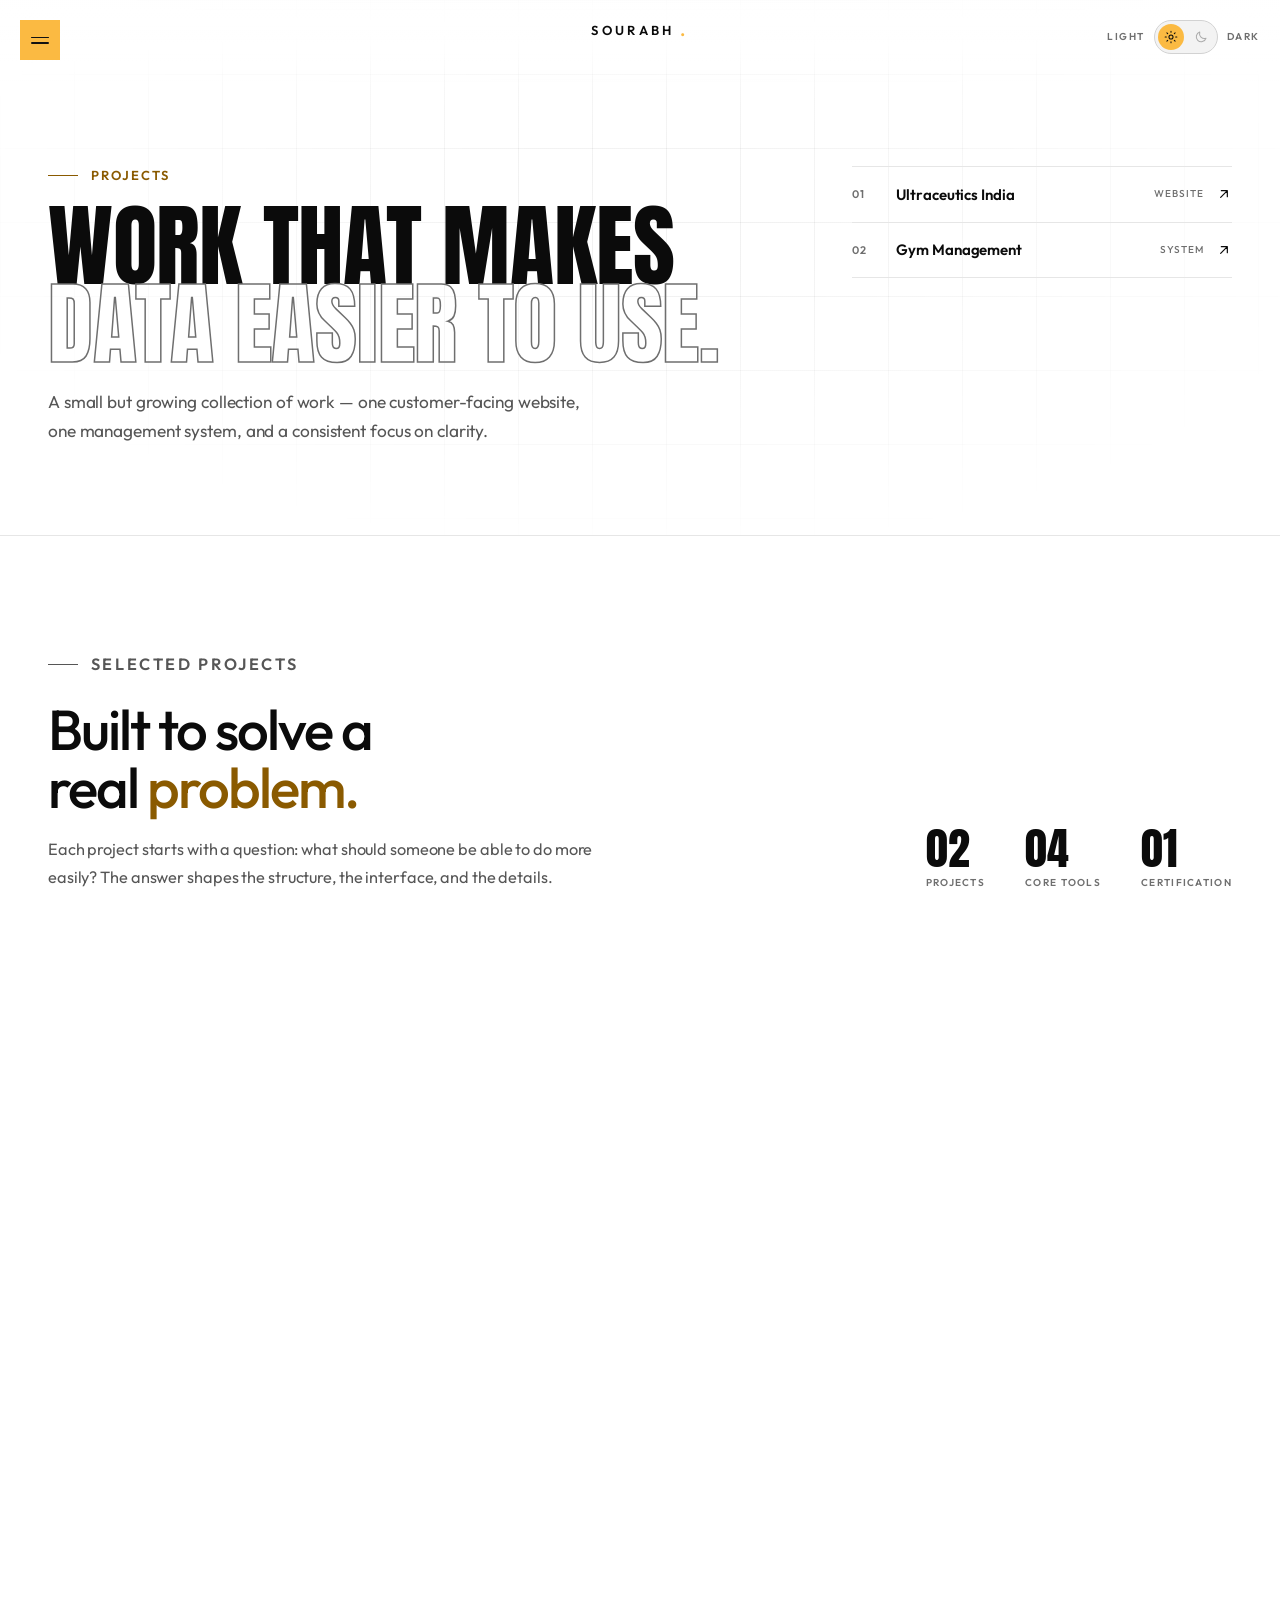
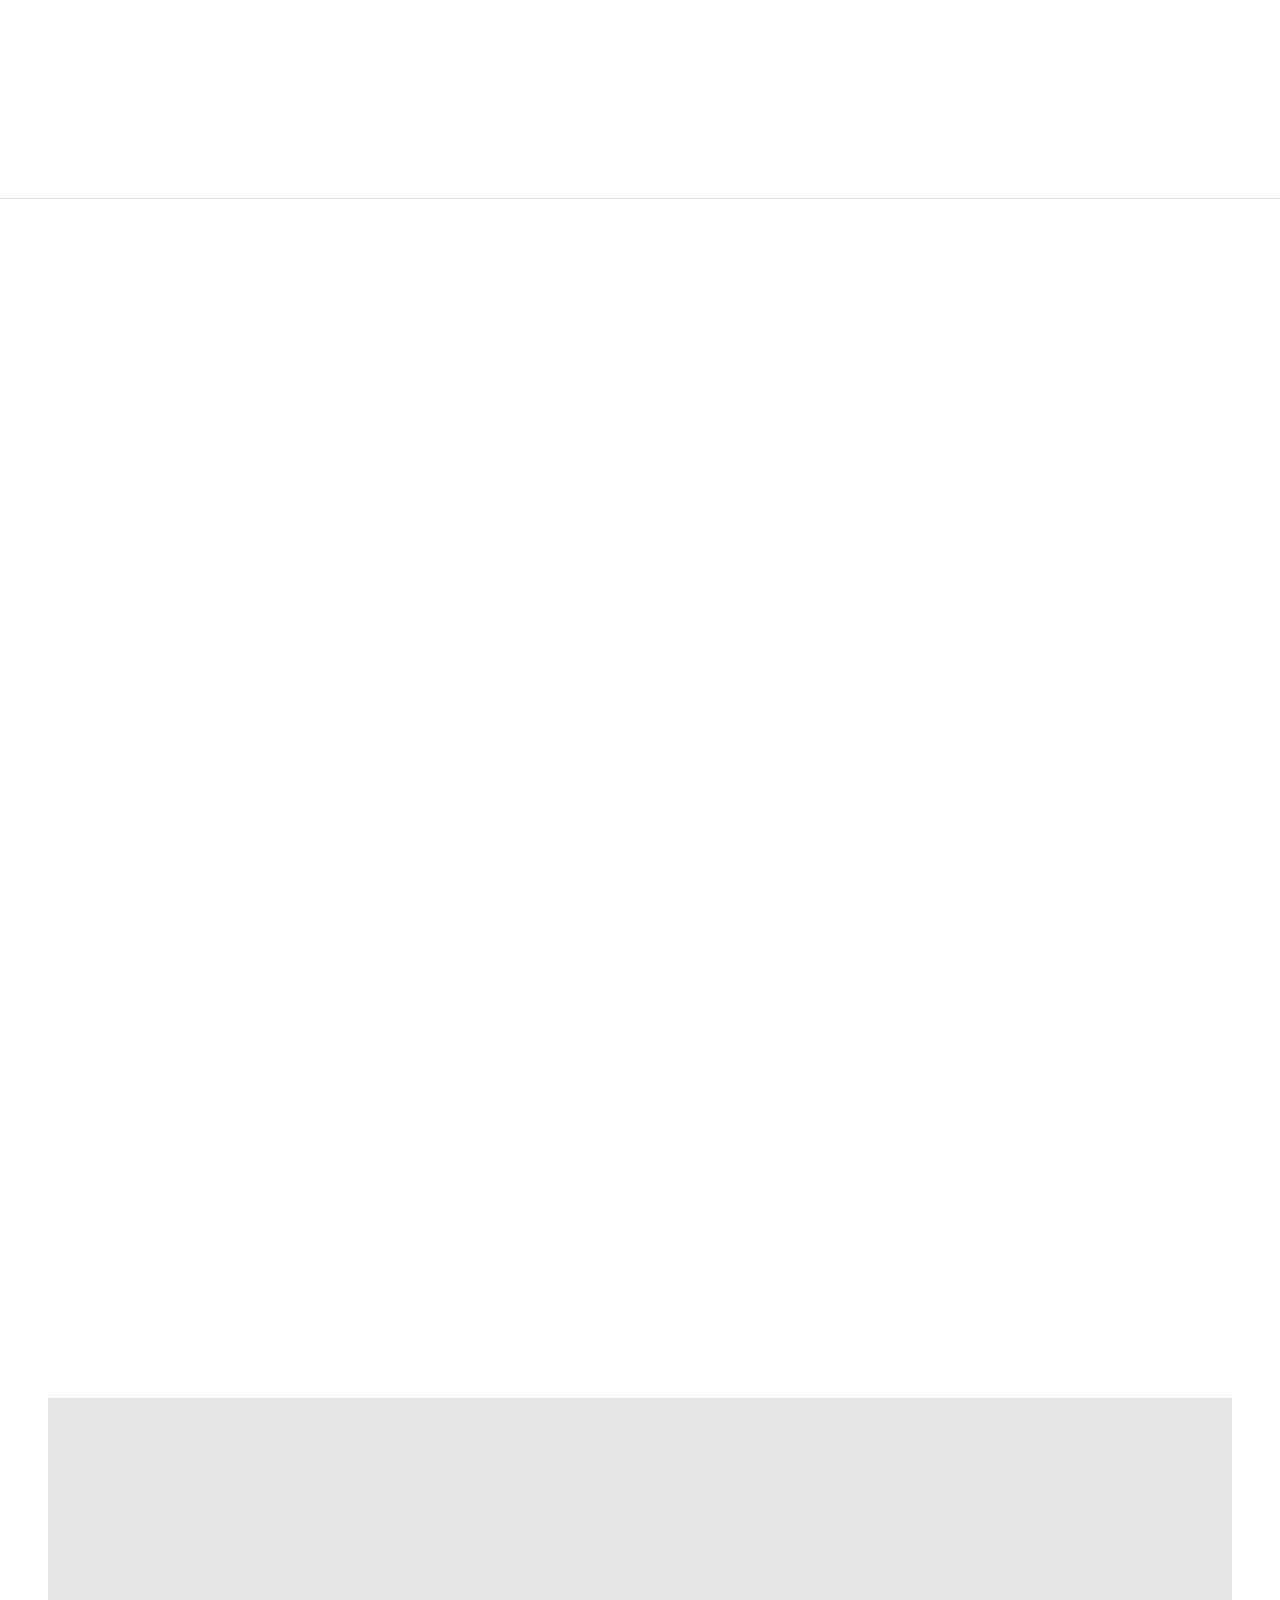
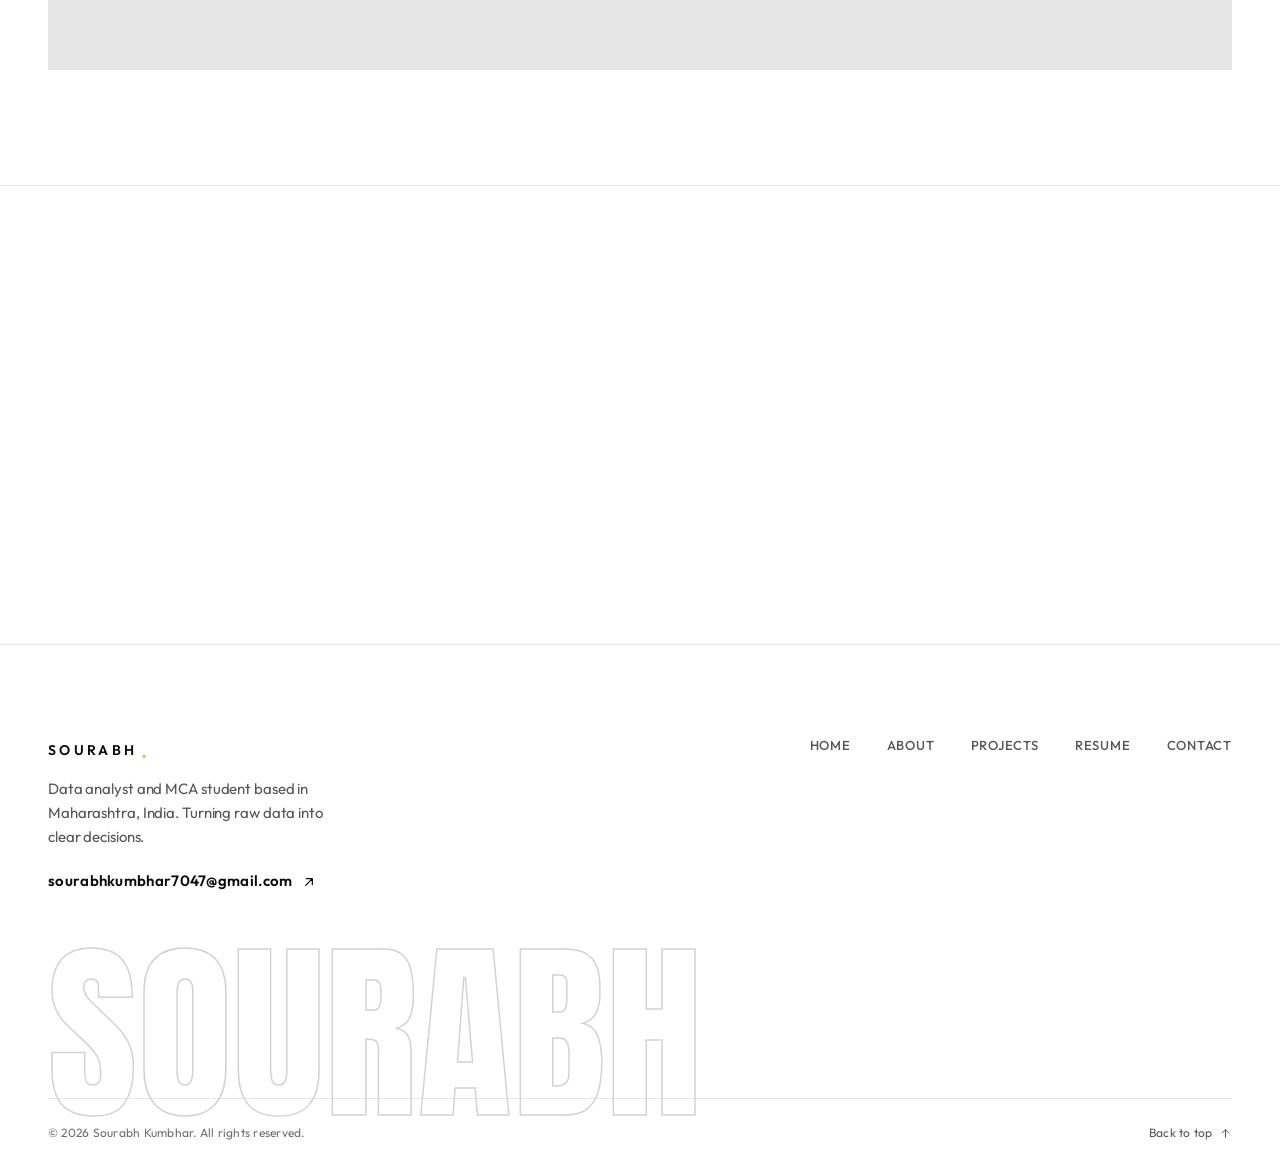
<file: projects.html>
<!DOCTYPE html>
<html lang="en" data-theme="light">
<head>
  <meta charset="utf-8">
  <meta name="viewport" content="width=device-width, initial-scale=1">
  <title>Projects — Sourabh Kumbhar</title>
  <meta name="description" content="Selected projects by Sourabh Kumbhar, including the Ultraceutics India website and a Gym Management System built with ASP.NET MVC and SQL Server.">
  <meta name="author" content="Sourabh Kumbhar">
  <meta name="robots" content="index, follow">
  <link rel="canonical" href="https://sourabhkumbhar-portfolio.vercel.app/projects.html">
  <meta property="og:url" content="https://sourabhkumbhar-portfolio.vercel.app/projects.html">
  <meta name="color-scheme" content="light dark">
  <meta name="theme-color" content="#ffffff">

  <meta property="og:site_name" content="Sourabh Kumbhar">
  <meta property="og:type" content="website">
  <meta property="og:title" content="Projects — Sourabh Kumbhar">
  <meta property="og:description" content="Selected web and data projects by Sourabh Kumbhar, a data analyst and MCA student.">
  <meta property="og:locale" content="en_IN">
  <meta property="og:image" content="https://sourabhkumbhar-portfolio.vercel.app/assets/img/og-cover.jpg">
  <meta property="og:image:type" content="image/jpeg">
  <meta property="og:image:width" content="1200">
  <meta property="og:image:height" content="630">
  <meta property="og:image:alt" content="Sourabh Kumbhar — data analyst and MCA student">
  <meta name="twitter:card" content="summary_large_image">
  <meta name="twitter:title" content="Projects — Sourabh Kumbhar">
  <meta name="twitter:image" content="https://sourabhkumbhar-portfolio.vercel.app/assets/img/og-cover.jpg">
  <meta name="twitter:image:alt" content="Sourabh Kumbhar — data analyst and MCA student">
  <meta name="twitter:description" content="Selected web and data projects by Sourabh Kumbhar.">

  <link rel="icon" href="assets/img/favicon.svg" type="image/svg+xml">
  <script src="assets/js/theme-init.js"></script>
  <link rel="preload" href="assets/fonts/outfit-latin.woff2" as="font" type="font/woff2" crossorigin>
  <link rel="preload" href="assets/fonts/anton-latin.woff2" as="font" type="font/woff2" crossorigin>

  <link rel="stylesheet" href="assets/css/tokens.css">
  <link rel="stylesheet" href="assets/css/base.css">
  <link rel="stylesheet" href="assets/css/layout.css">
  <link rel="stylesheet" href="assets/css/components.css">
  <link rel="stylesheet" href="assets/css/pages.css">
  <link rel="stylesheet" href="assets/css/inner.css">
</head>
<body id="top">
  <a class="skip-link" href="#main">Skip to content</a>

  <header class="site-header">
    <button class="menu-btn" type="button" data-menu-toggle aria-expanded="false" aria-controls="site-menu" aria-label="Open menu">
      <span></span>
      <span></span>
    </button>
    <a class="brand" href="index.html" aria-label="Sourabh Kumbhar — home">
      Sourabh<span class="brand__dot" aria-hidden="true">.</span>
    </a>
    <div class="theme-switch">
      <span class="theme-switch__label" aria-hidden="true">Light</span>
      <button class="theme-toggle" type="button" role="switch" aria-checked="false" data-theme-toggle aria-label="Switch to dark theme">
        <span class="theme-toggle__icon theme-toggle__icon--sun" aria-hidden="true">
          <svg viewBox="0 0 24 24" fill="none" stroke="currentColor" stroke-width="1.8" stroke-linecap="round">
            <circle cx="12" cy="12" r="3.5"></circle>
            <path d="M12 2v2M12 20v2M4.93 4.93l1.42 1.42M17.66 17.66l1.41 1.41M2 12h2M20 12h2M4.93 19.07l1.42-1.42M17.66 6.34l1.41-1.41"></path>
          </svg>
        </span>
        <span class="theme-toggle__icon theme-toggle__icon--moon" aria-hidden="true">
          <svg viewBox="0 0 24 24" fill="none" stroke="currentColor" stroke-width="1.8" stroke-linecap="round" stroke-linejoin="round">
            <path d="M20.5 14.2A8.6 8.6 0 0 1 9.8 3.5a8.5 8.5 0 1 0 10.7 10.7Z"></path>
          </svg>
        </span>
        <span class="theme-toggle__knob" aria-hidden="true"></span>
      </button>
      <span class="theme-switch__label" aria-hidden="true">Dark</span>
    </div>
  </header>

  <div class="menu-overlay" data-menu-overlay hidden></div>

  <nav class="side-menu" id="site-menu" aria-label="Main navigation" inert>
    <div class="side-menu__top">
      <p>Menu</p>
      <p>Data analyst · MCA student</p>
    </div>
    <ul class="side-menu__list">
      <li class="side-menu__item"><a class="side-menu__link" href="index.html">Home</a></li>
      <li class="side-menu__item"><a class="side-menu__link" href="about.html">About</a></li>
      <li class="side-menu__item"><a class="side-menu__link" href="projects.html" aria-current="page">Projects</a></li>
      <li class="side-menu__item"><a class="side-menu__link" href="resume.html">Resume</a></li>
      <li class="side-menu__item"><a class="side-menu__link" href="contact.html">Contact</a></li>
    </ul>
    <div class="side-menu__footer">
      <div class="socials" aria-label="Social links">
        <a class="social-link" href="https://www.linkedin.com/in/sourabh-kumbhar-3b2104368" target="_blank" rel="noopener noreferrer" aria-label="Sourabh Kumbhar on LinkedIn">
          <svg viewBox="0 0 24 24" fill="currentColor" aria-hidden="true"><path d="M20.45 20.45h-3.55v-5.57c0-1.33-.03-3.04-1.85-3.04-1.85 0-2.14 1.45-2.14 2.94v5.67H9.35V9h3.41v1.56h.05c.47-.9 1.63-1.85 3.36-1.85 3.6 0 4.27 2.37 4.27 5.45v6.29ZM5.34 7.43a2.06 2.06 0 1 1 0-4.12 2.06 2.06 0 0 1 0 4.12ZM7.12 20.45H3.56V9h3.56v11.45Z"></path></svg>
        </a>
        <a class="social-link" href="https://github.com/sourabhk-tech" target="_blank" rel="noopener noreferrer" aria-label="Sourabh Kumbhar on GitHub">
          <svg viewBox="0 0 24 24" fill="currentColor" aria-hidden="true"><path d="M12 2C6.48 2 2 6.48 2 12c0 4.42 2.87 8.17 6.84 9.5.5.09.68-.22.68-.48v-1.7c-2.78.6-3.37-1.34-3.37-1.34-.45-1.16-1.11-1.47-1.11-1.47-.91-.62.07-.61.07-.61 1 .07 1.53 1.03 1.53 1.03.9 1.53 2.34 1.09 2.91.83.09-.65.35-1.09.63-1.34-2.22-.25-4.56-1.11-4.56-4.94 0-1.09.39-1.98 1.03-2.68-.1-.25-.45-1.27.1-2.65 0 0 .84-.27 2.75 1.02A9.56 9.56 0 0 1 12 6.8c.85 0 1.71.11 2.5.34 1.91-1.29 2.75-1.02 2.75-1.02.55 1.38.2 2.4.1 2.65.64.7 1.03 1.59 1.03 2.68 0 3.84-2.34 4.69-4.57 4.94.36.31.68.92.68 1.85v2.74c0 .27.18.58.69.48A10.01 10.01 0 0 0 22 12c0-5.52-4.48-10-10-10Z"></path></svg>
        </a>
        <a class="social-link" href="mailto:sourabhkumbhar7047@gmail.com" aria-label="Email Sourabh Kumbhar">
          <svg viewBox="0 0 24 24" fill="none" stroke="currentColor" stroke-width="1.7" stroke-linecap="round" stroke-linejoin="round" aria-hidden="true"><rect x="3" y="5" width="18" height="14" rx="2"></rect><path d="m3 7 9 6 9-6"></path></svg>
        </a>
      </div>
      <p class="micro" style="color: var(--muted-2);">© <span data-year>2026</span> Sourabh Kumbhar</p>
    </div>
  </nav>

  <main id="main">
    <section class="page-hero projects-hero" aria-labelledby="projects-title">
      <div class="container">

        <p class="eyebrow">Projects</p>
        <h1 class="page-hero__title" id="projects-title">
          <span>Work that makes</span>
          <span class="is-outline">data easier to use.</span>
        </h1>
        <p class="page-hero__lead">A small but growing collection of work — one customer-facing website, one management system, and a consistent focus on clarity.</p>

        <nav class="projects-hero__index" aria-label="Project index">
          <a class="projects-hero__index-row" href="projects/ultraceutics.html">
            <span class="projects-hero__index-num">01</span>
            <span class="projects-hero__index-name">Ultraceutics India</span>
            <span class="projects-hero__index-meta">Website</span>
            <svg viewBox="0 0 24 24" fill="none" stroke="currentColor" stroke-width="1.8" stroke-linecap="round" stroke-linejoin="round" aria-hidden="true"><path d="M7 17 17 7M8 7h9v9"></path></svg>
          </a>
          <a class="projects-hero__index-row" href="projects/gym-management.html">
            <span class="projects-hero__index-num">02</span>
            <span class="projects-hero__index-name">Gym Management</span>
            <span class="projects-hero__index-meta">System</span>
            <svg viewBox="0 0 24 24" fill="none" stroke="currentColor" stroke-width="1.8" stroke-linecap="round" stroke-linejoin="round" aria-hidden="true"><path d="M7 17 17 7M8 7h9v9"></path></svg>
          </a>
        </nav>
      </div>
    </section>

    <section class="projects-index" aria-labelledby="selected-title">
      <div class="container">
        <div class="projects-index__intro" data-reveal>
          <div>
            <p class="eyebrow">Selected projects</p>
            <h2 class="section-title" id="selected-title">Built to solve a real <em>problem.</em></h2>
            <p style="margin-top: 1.25rem;">Each project starts with a question: what should someone be able to do more easily? The answer shapes the structure, the interface, and the details.</p>
          </div>
          <div class="projects-stats">
            <div class="projects-stat">
              <strong data-count="2" data-count-pad="2">02</strong>
              <span>Projects</span>
            </div>
            <div class="projects-stat">
              <strong data-count="4" data-count-pad="2">04</strong>
              <span>Core tools</span>
            </div>
            <div class="projects-stat">
              <strong data-count="1" data-count-pad="2">01</strong>
              <span>Certification</span>
            </div>
          </div>
        </div>

        <div class="project-grid">
          <article class="project-card" data-reveal>
            <a class="project-card__media" href="projects/ultraceutics.html" aria-label="View the Ultraceutics India case study">
              <img src="assets/img/ultraceutics-cover.jpg" srcset="assets/img/ultraceutics-cover-640.jpg 640w, assets/img/ultraceutics-cover.jpg 1280w" sizes="(max-width: 991px) 100vw, 50vw" alt="Ultraceutics India website home page on a desktop screen" width="1280" height="889" loading="lazy">
              <span class="project-card__badge">Live website</span>
            </a>
            <div class="project-card__body">
              <div class="project-card__row">
                <span class="project-card__num">01</span>
                <div>
                  <h3 class="project-card__title"><a href="projects/ultraceutics.html">Ultraceutics India</a></h3>
                  <p class="project-card__text">A responsive, editorial website for a wellness and aesthetics brand — built to make services easy to explore and the brand feel calm, premium, and human.</p>
                </div>
                <a class="project-card__arrow" href="projects/ultraceutics.html" aria-label="Open the Ultraceutics India case study">
                  <svg viewBox="0 0 24 24" fill="none" stroke="currentColor" stroke-width="1.8" stroke-linecap="round" stroke-linejoin="round" aria-hidden="true"><path d="M7 17 17 7M8 7h9v9"></path></svg>
                </a>
              </div>
              <div class="project-card__tags tag-list">
                <span class="tag">React</span>
                <span class="tag">Vite</span>
                <span class="tag">Responsive design</span>
              </div>
            </div>
          </article>

          <article class="project-card" data-reveal style="--reveal-delay: 100ms;">
            <a class="project-card__media" href="projects/gym-management.html" aria-label="View the Gym Management System case study">
              <img src="assets/img/gym-management-cover.svg" alt="Dashboard concept for the Gym Management System, showing member, check-in, and revenue statistics" width="1200" height="800" loading="lazy">
              <span class="project-card__badge">MCA project</span>
            </a>
            <div class="project-card__body">
              <div class="project-card__row">
                <span class="project-card__num">02</span>
                <div>
                  <h3 class="project-card__title"><a href="projects/gym-management.html">Gym Management System</a></h3>
                  <p class="project-card__text">An ASP.NET MVC web app for a gym — member registration, records, authentication, and a SQL Server database, with separate public and admin views.</p>
                </div>
                <a class="project-card__arrow" href="projects/gym-management.html" aria-label="Open the Gym Management System case study">
                  <svg viewBox="0 0 24 24" fill="none" stroke="currentColor" stroke-width="1.8" stroke-linecap="round" stroke-linejoin="round" aria-hidden="true"><path d="M7 17 17 7M8 7h9v9"></path></svg>
                </a>
              </div>
              <div class="project-card__tags tag-list">
                <span class="tag">ASP.NET MVC</span>
                <span class="tag">C#</span>
                <span class="tag">SQL Server</span>
              </div>
            </div>
          </article>
        </div>

        <div class="project-note" data-reveal>
          <div class="project-note__icon" aria-hidden="true">
            <svg viewBox="0 0 24 24" fill="none" stroke="currentColor" stroke-width="1.6" stroke-linecap="round" stroke-linejoin="round"><path d="M12 5v14M5 12h14"></path></svg>
          </div>
          <div>
            <h3>More work is on the way</h3>
            <p>I&rsquo;m building out additional data analysis and dashboard case studies. If you&rsquo;d like to see a specific type of work, get in touch.</p>
          </div>
          <a class="link-arrow" href="contact.html">
            Start a conversation
            <svg viewBox="0 0 24 24" fill="none" stroke="currentColor" stroke-width="1.8" stroke-linecap="round" stroke-linejoin="round" aria-hidden="true"><path d="M4 12h15m-6-6 6 6-6 6"></path></svg>
          </a>
        </div>
      </div>
    </section>

    <section class="section section--line project-anatomy" aria-labelledby="anatomy-title">
      <div class="container">
        <div class="section-head" data-reveal>
          <div>
            <p class="eyebrow">Behind the build</p>
            <h2 class="section-title" id="anatomy-title">The problem, the build, the <em>result.</em></h2>
          </div>
          <p class="section-head__aside">Two projects with different constraints — and the same test: does the thing actually make someone&rsquo;s next step easier?</p>
        </div>

        <div class="anatomy-grid">
          <article class="anatomy-card" data-reveal>
            <div class="anatomy-card__head">
              <span class="anatomy-card__num">01</span>
              <div>
                <h3>Ultraceutics India</h3>
                <p>Brand website · React + Vite</p>
              </div>
              <span class="tag">Live</span>
            </div>
            <dl class="anatomy-card__facts">
              <div>
                <dt>Problem</dt>
                <dd>The brand had services to explain and no calm, credible digital home. The first visit had to feel premium without feeling clinical.</dd>
              </div>
              <div>
                <dt>Build</dt>
                <dd>Reusable React sections, editorial typography, full-width imagery, and responsive layouts that hold their tone from mobile to desktop.</dd>
              </div>
              <div>
                <dt>Result</dt>
                <dd>A live site with a clear service path, a consistent mobile layout, and a component structure the next iteration can extend.</dd>
              </div>
            </dl>
            <a class="link-arrow" href="projects/ultraceutics.html">
              Read the case study
              <svg viewBox="0 0 24 24" fill="none" stroke="currentColor" stroke-width="1.8" stroke-linecap="round" stroke-linejoin="round" aria-hidden="true"><path d="M4 12h15m-6-6 6 6-6 6"></path></svg>
            </a>
          </article>

          <article class="anatomy-card" data-reveal style="--reveal-delay: 100ms;">
            <div class="anatomy-card__head">
              <span class="anatomy-card__num">02</span>
              <div>
                <h3>Gym Management System</h3>
                <p>Management web app · ASP.NET MVC</p>
              </div>
              <span class="tag">Academic</span>
            </div>
            <dl class="anatomy-card__facts">
              <div>
                <dt>Problem</dt>
                <dd>The gym needed a public website and a way to register members without maintaining two separate systems.</dd>
              </div>
              <div>
                <dt>Build</dt>
                <dd>One ASP.NET MVC application with Razor views, admin login, member records, and a SQL Server database behind it.</dd>
              </div>
              <div>
                <dt>Result</dt>
                <dd>A working academic system with separate public and admin views, plus a database-backed registration flow.</dd>
              </div>
            </dl>
            <a class="link-arrow" href="projects/gym-management.html">
              Read the case study
              <svg viewBox="0 0 24 24" fill="none" stroke="currentColor" stroke-width="1.8" stroke-linecap="round" stroke-linejoin="round" aria-hidden="true"><path d="M4 12h15m-6-6 6 6-6 6"></path></svg>
            </a>
          </article>
        </div>
      </div>
    </section>

    <section class="section project-capabilities" aria-labelledby="capabilities-title">
      <div class="container">
        <div class="section-head" data-reveal>
          <div>
            <p class="eyebrow">What I can help with</p>
            <h2 class="section-title" id="capabilities-title">Clear work at the point where data meets <em>people.</em></h2>
          </div>
          <p class="section-head__aside">I like problems where the answer has to be understood by someone who did not build it.</p>
        </div>

        <div class="capability-grid">
          <article class="capability-card" data-reveal>
            <span class="capability-card__num">01</span>
            <h3>Dashboards &amp; reporting</h3>
            <p>Turning a question into a focused view: clean metrics, sensible filters, and a layout that explains itself without a walkthrough.</p>
            <div class="tag-list"><span class="tag">Power BI</span><span class="tag">Excel</span><span class="tag">DAX</span></div>
          </article>
          <article class="capability-card" data-reveal style="--reveal-delay: 80ms;">
            <span class="capability-card__num">02</span>
            <h3>Data cleaning &amp; analysis</h3>
            <p>Checking the source, handling gaps, documenting assumptions, and finding the story that survives a second look.</p>
            <div class="tag-list"><span class="tag">SQL</span><span class="tag">Python</span><span class="tag">pandas</span></div>
          </article>
          <article class="capability-card" data-reveal style="--reveal-delay: 160ms;">
            <span class="capability-card__num">03</span>
            <h3>Web interfaces</h3>
            <p>Responsive pages and small systems where the content, structure, and code stay understandable after launch.</p>
            <div class="tag-list"><span class="tag">React</span><span class="tag">ASP.NET MVC</span><span class="tag">CSS</span></div>
          </article>
        </div>
      </div>
    </section>

    <section class="cta cta--compact" aria-labelledby="projects-cta-title">
      <div class="container">
        <div class="cta__head" data-reveal>
          <div>
            <p class="eyebrow">Have a project in mind?</p>
            <h2 class="cta__title" id="projects-cta-title">
              <span>Let&rsquo;s make</span>
              <span class="is-outline">it clear.</span>
            </h2>
          </div>
          <p class="cta__note">Whether it&rsquo;s a dataset that needs a story or a site that needs a sharper structure, I&rsquo;m happy to talk it through.</p>
        </div>
        <div class="cta__row" data-reveal style="--reveal-delay: 80ms;">
          <div class="cta__actions">
            <a class="btn btn--primary" href="contact.html">
              <span class="btn__label">Get in touch</span>
              <svg viewBox="0 0 24 24" fill="none" stroke="currentColor" stroke-width="1.8" stroke-linecap="round" stroke-linejoin="round" aria-hidden="true"><path d="M7 17 17 7M8 7h9v9"></path></svg>
            </a>
            <a class="btn btn--ghost" href="resume.html">View resume</a>
          </div>
          <div class="socials" aria-label="Social links">
            <a class="social-link" href="https://www.linkedin.com/in/sourabh-kumbhar-3b2104368" target="_blank" rel="noopener noreferrer" aria-label="Sourabh Kumbhar on LinkedIn">
              <svg viewBox="0 0 24 24" fill="currentColor" aria-hidden="true"><path d="M20.45 20.45h-3.55v-5.57c0-1.33-.03-3.04-1.85-3.04-1.85 0-2.14 1.45-2.14 2.94v5.67H9.35V9h3.41v1.56h.05c.47-.9 1.63-1.85 3.36-1.85 3.6 0 4.27 2.37 4.27 5.45v6.29ZM5.34 7.43a2.06 2.06 0 1 1 0-4.12 2.06 2.06 0 0 1 0 4.12ZM7.12 20.45H3.56V9h3.56v11.45Z"></path></svg>
            </a>
            <a class="social-link" href="https://github.com/sourabhk-tech" target="_blank" rel="noopener noreferrer" aria-label="Sourabh Kumbhar on GitHub">
              <svg viewBox="0 0 24 24" fill="currentColor" aria-hidden="true"><path d="M12 2C6.48 2 2 6.48 2 12c0 4.42 2.87 8.17 6.84 9.5.5.09.68-.22.68-.48v-1.7c-2.78.6-3.37-1.34-3.37-1.34-.45-1.16-1.11-1.47-1.11-1.47-.91-.62.07-.61.07-.61 1 .07 1.53 1.03 1.53 1.03.9 1.53 2.34 1.09 2.91.83.09-.65.35-1.09.63-1.34-2.22-.25-4.56-1.11-4.56-4.94 0-1.09.39-1.98 1.03-2.68-.1-.25-.45-1.27.1-2.65 0 0 .84-.27 2.75 1.02A9.56 9.56 0 0 1 12 6.8c.85 0 1.71.11 2.5.34 1.91-1.29 2.75-1.02 2.75-1.02.55 1.38.2 2.4.1 2.65.64.7 1.03 1.59 1.03 2.68 0 3.84-2.34 4.69-4.57 4.94.36.31.68.92.68 1.85v2.74c0 .27.18.58.69.48A10.01 10.01 0 0 0 22 12c0-5.52-4.48-10-10-10Z"></path></svg>
            </a>
            <a class="social-link" href="mailto:sourabhkumbhar7047@gmail.com" aria-label="Email Sourabh Kumbhar">
              <svg viewBox="0 0 24 24" fill="none" stroke="currentColor" stroke-width="1.7" stroke-linecap="round" stroke-linejoin="round" aria-hidden="true"><rect x="3" y="5" width="18" height="14" rx="2"></rect><path d="m3 7 9 6 9-6"></path></svg>
            </a>
          </div>
        </div>
      </div>
    </section>
  </main>

  <footer class="site-footer">
    <div class="container">
      <div class="footer__top">
        <div class="footer__brand">
          <a class="footer__logo" href="index.html" aria-label="Sourabh Kumbhar — home">
            Sourabh<span aria-hidden="true">.</span>
          </a>
          <p>Data analyst and MCA student based in Maharashtra, India. Turning raw data into clear decisions.</p>
          <a class="link-arrow" href="mailto:sourabhkumbhar7047@gmail.com" style="margin-top: 1.25rem;">
            sourabhkumbhar7047@gmail.com
            <svg viewBox="0 0 24 24" fill="none" stroke="currentColor" stroke-width="1.8" stroke-linecap="round" stroke-linejoin="round" aria-hidden="true"><path d="M7 17 17 7M8 7h9v9"></path></svg>
          </a>
        </div>
        <nav class="footer__nav" aria-label="Footer navigation">
          <a href="index.html">Home</a>
          <a href="about.html">About</a>
          <a href="projects.html">Projects</a>
          <a href="resume.html">Resume</a>
          <a href="contact.html">Contact</a>
        </nav>
      </div>
      <div class="footer__wordmark" aria-hidden="true">Sourabh</div>
      <div class="footer__bottom">
        <p>© <span data-year>2026</span> Sourabh Kumbhar. All rights reserved.</p>
        <a href="#top">
          Back to top
          <svg viewBox="0 0 24 24" fill="none" stroke="currentColor" stroke-width="1.8" stroke-linecap="round" stroke-linejoin="round" aria-hidden="true"><path d="M12 19V5M6 11l6-6 6 6"></path></svg>
        </a>
      </div>
    </div>
  </footer>

  <script src="assets/js/theme.js" defer></script>
  <script src="assets/js/menu.js" defer></script>
  <script src="assets/js/reveal.js" defer></script>
  <script src="assets/js/main.js" defer></script>
</body>
</html>
</file>
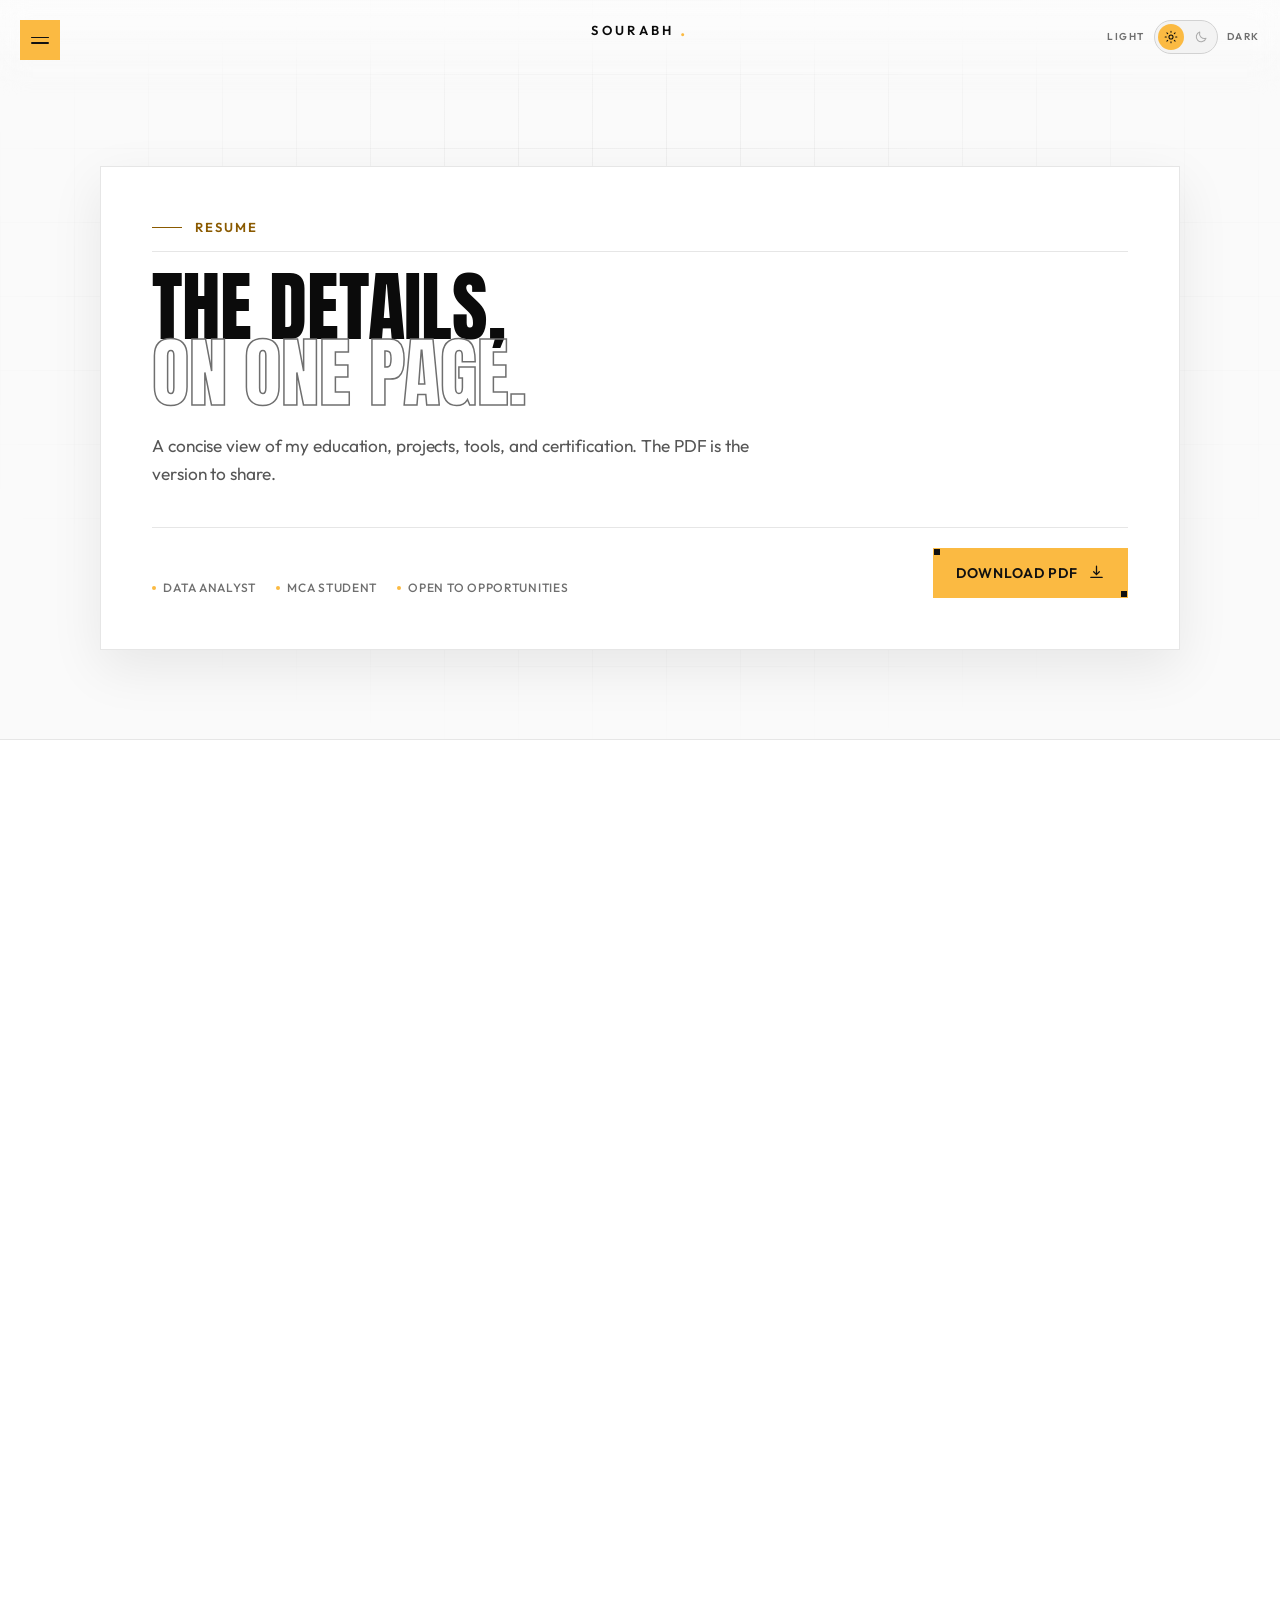
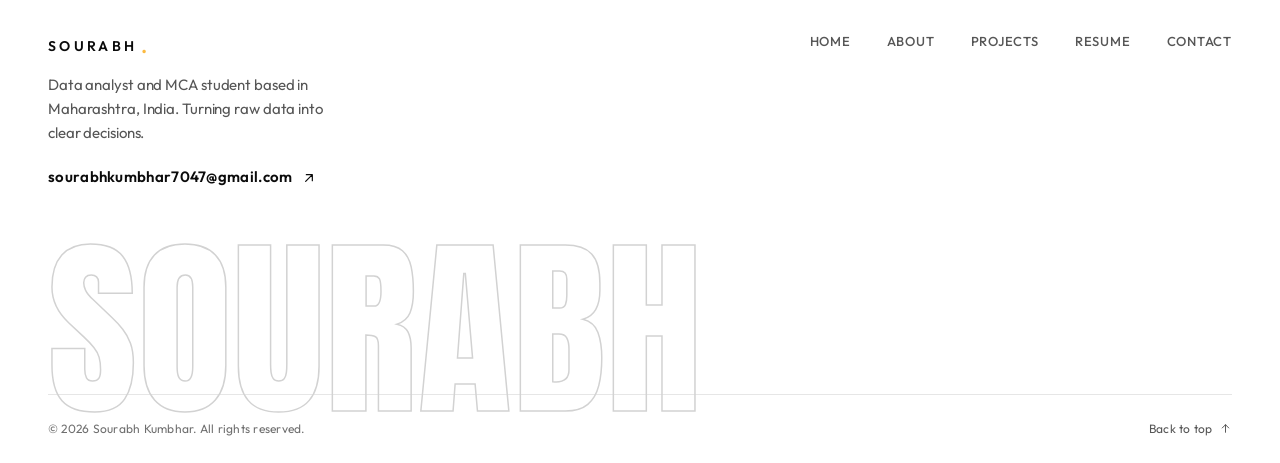
<file: resume.html>
<!DOCTYPE html>
<html lang="en" data-theme="light">
<head>
  <meta charset="utf-8">
  <meta name="viewport" content="width=device-width, initial-scale=1">
  <title>Resume — Sourabh Kumbhar</title>
  <meta name="description" content="Resume of Sourabh Kumbhar, a data analyst and MCA student. Education, projects, technical skills, and the Deloitte Data Analytics Job Simulation certificate.">
  <meta name="author" content="Sourabh Kumbhar">
  <meta name="robots" content="index, follow">
  <link rel="canonical" href="https://sourabhkumbhar-portfolio.vercel.app/resume.html">
  <meta property="og:url" content="https://sourabhkumbhar-portfolio.vercel.app/resume.html">
  <meta name="color-scheme" content="light dark">
  <meta name="theme-color" content="#ffffff">

  <meta property="og:site_name" content="Sourabh Kumbhar">
  <meta property="og:type" content="profile">
  <meta property="og:title" content="Resume — Sourabh Kumbhar">
  <meta property="og:description" content="Education, projects, technical skills, and certification — the resume of Sourabh Kumbhar.">
  <meta property="og:locale" content="en_IN">
  <meta property="og:image" content="https://sourabhkumbhar-portfolio.vercel.app/assets/img/og-cover.jpg">
  <meta property="og:image:type" content="image/jpeg">
  <meta property="og:image:width" content="1200">
  <meta property="og:image:height" content="630">
  <meta property="og:image:alt" content="Sourabh Kumbhar — data analyst and MCA student">
  <meta name="twitter:card" content="summary_large_image">
  <meta name="twitter:title" content="Resume — Sourabh Kumbhar">
  <meta name="twitter:image" content="https://sourabhkumbhar-portfolio.vercel.app/assets/img/og-cover.jpg">
  <meta name="twitter:image:alt" content="Sourabh Kumbhar — data analyst and MCA student">
  <meta name="twitter:description" content="Education, projects, technical skills, and certification.">

  <link rel="icon" href="assets/img/favicon.svg" type="image/svg+xml">
  <script src="assets/js/theme-init.js"></script>
  <link rel="preload" href="assets/fonts/outfit-latin.woff2" as="font" type="font/woff2" crossorigin>
  <link rel="preload" href="assets/fonts/anton-latin.woff2" as="font" type="font/woff2" crossorigin>

  <link rel="stylesheet" href="assets/css/tokens.css">
  <link rel="stylesheet" href="assets/css/base.css">
  <link rel="stylesheet" href="assets/css/layout.css">
  <link rel="stylesheet" href="assets/css/components.css">
  <link rel="stylesheet" href="assets/css/pages.css">
  <link rel="stylesheet" href="assets/css/inner.css">
</head>
<body id="top">
  <a class="skip-link" href="#main">Skip to content</a>

  <header class="site-header">
    <button class="menu-btn" type="button" data-menu-toggle aria-expanded="false" aria-controls="site-menu" aria-label="Open menu">
      <span></span>
      <span></span>
    </button>
    <a class="brand" href="index.html" aria-label="Sourabh Kumbhar — home">
      Sourabh<span class="brand__dot" aria-hidden="true">.</span>
    </a>
    <div class="theme-switch">
      <span class="theme-switch__label" aria-hidden="true">Light</span>
      <button class="theme-toggle" type="button" role="switch" aria-checked="false" data-theme-toggle aria-label="Switch to dark theme">
        <span class="theme-toggle__icon theme-toggle__icon--sun" aria-hidden="true">
          <svg viewBox="0 0 24 24" fill="none" stroke="currentColor" stroke-width="1.8" stroke-linecap="round">
            <circle cx="12" cy="12" r="3.5"></circle>
            <path d="M12 2v2M12 20v2M4.93 4.93l1.42 1.42M17.66 17.66l1.41 1.41M2 12h2M20 12h2M4.93 19.07l1.42-1.42M17.66 6.34l1.41-1.41"></path>
          </svg>
        </span>
        <span class="theme-toggle__icon theme-toggle__icon--moon" aria-hidden="true">
          <svg viewBox="0 0 24 24" fill="none" stroke="currentColor" stroke-width="1.8" stroke-linecap="round" stroke-linejoin="round">
            <path d="M20.5 14.2A8.6 8.6 0 0 1 9.8 3.5a8.5 8.5 0 1 0 10.7 10.7Z"></path>
          </svg>
        </span>
        <span class="theme-toggle__knob" aria-hidden="true"></span>
      </button>
      <span class="theme-switch__label" aria-hidden="true">Dark</span>
    </div>
  </header>

  <div class="menu-overlay" data-menu-overlay hidden></div>

  <nav class="side-menu" id="site-menu" aria-label="Main navigation" inert>
    <div class="side-menu__top">
      <p>Menu</p>
      <p>Data analyst · MCA student</p>
    </div>
    <ul class="side-menu__list">
      <li class="side-menu__item"><a class="side-menu__link" href="index.html">Home</a></li>
      <li class="side-menu__item"><a class="side-menu__link" href="about.html">About</a></li>
      <li class="side-menu__item"><a class="side-menu__link" href="projects.html">Projects</a></li>
      <li class="side-menu__item"><a class="side-menu__link" href="resume.html" aria-current="page">Resume</a></li>
      <li class="side-menu__item"><a class="side-menu__link" href="contact.html">Contact</a></li>
    </ul>
    <div class="side-menu__footer">
      <div class="socials" aria-label="Social links">
        <a class="social-link" href="https://www.linkedin.com/in/sourabh-kumbhar-3b2104368" target="_blank" rel="noopener noreferrer" aria-label="Sourabh Kumbhar on LinkedIn">
          <svg viewBox="0 0 24 24" fill="currentColor" aria-hidden="true"><path d="M20.45 20.45h-3.55v-5.57c0-1.33-.03-3.04-1.85-3.04-1.85 0-2.14 1.45-2.14 2.94v5.67H9.35V9h3.41v1.56h.05c.47-.9 1.63-1.85 3.36-1.85 3.6 0 4.27 2.37 4.27 5.45v6.29ZM5.34 7.43a2.06 2.06 0 1 1 0-4.12 2.06 2.06 0 0 1 0 4.12ZM7.12 20.45H3.56V9h3.56v11.45Z"></path></svg>
        </a>
        <a class="social-link" href="https://github.com/sourabhk-tech" target="_blank" rel="noopener noreferrer" aria-label="Sourabh Kumbhar on GitHub">
          <svg viewBox="0 0 24 24" fill="currentColor" aria-hidden="true"><path d="M12 2C6.48 2 2 6.48 2 12c0 4.42 2.87 8.17 6.84 9.5.5.09.68-.22.68-.48v-1.7c-2.78.6-3.37-1.34-3.37-1.34-.45-1.16-1.11-1.47-1.11-1.47-.91-.62.07-.61.07-.61 1 .07 1.53 1.03 1.53 1.03.9 1.53 2.34 1.09 2.91.83.09-.65.35-1.09.63-1.34-2.22-.25-4.56-1.11-4.56-4.94 0-1.09.39-1.98 1.03-2.68-.1-.25-.45-1.27.1-2.65 0 0 .84-.27 2.75 1.02A9.56 9.56 0 0 1 12 6.8c.85 0 1.71.11 2.5.34 1.91-1.29 2.75-1.02 2.75-1.02.55 1.38.2 2.4.1 2.65.64.7 1.03 1.59 1.03 2.68 0 3.84-2.34 4.69-4.57 4.94.36.31.68.92.68 1.85v2.74c0 .27.18.58.69.48A10.01 10.01 0 0 0 22 12c0-5.52-4.48-10-10-10Z"></path></svg>
        </a>
        <a class="social-link" href="mailto:sourabhkumbhar7047@gmail.com" aria-label="Email Sourabh Kumbhar">
          <svg viewBox="0 0 24 24" fill="none" stroke="currentColor" stroke-width="1.7" stroke-linecap="round" stroke-linejoin="round" aria-hidden="true"><rect x="3" y="5" width="18" height="14" rx="2"></rect><path d="m3 7 9 6 9-6"></path></svg>
        </a>
      </div>
      <p class="micro" style="color: var(--muted-2);">© <span data-year>2026</span> Sourabh Kumbhar</p>
    </div>
  </nav>

  <main id="main">
    <section class="page-hero resume-hero" aria-labelledby="resume-title">
      <div class="container">

        <p class="eyebrow">Resume</p>
        <h1 class="page-hero__title" id="resume-title">
          <span>The details,</span>
          <span class="is-outline">on one page.</span>
        </h1>
        <p class="page-hero__lead">A concise view of my education, projects, tools, and certification. The PDF is the version to share.</p>

        <div class="page-hero__bottom">
          <div class="page-hero__meta">
            <span>Data analyst</span>
            <span>MCA student</span>
            <span>Open to opportunities</span>
          </div>
          <div class="page-hero__actions">
            <a class="btn btn--primary" href="assets/docs/Sourabh-Kumbhar-Resume.pdf" download="Sourabh-Kumbhar-Resume.pdf">
              <span class="btn__label">Download PDF</span>
              <svg viewBox="0 0 24 24" fill="none" stroke="currentColor" stroke-width="1.8" stroke-linecap="round" stroke-linejoin="round" aria-hidden="true"><path d="M12 3v12m0 0 4-4m-4 4-4-4M4 19h16"></path></svg>
            </a>
          </div>
        </div>
      </div>
    </section>

    <div class="container resume-layout">
      <div class="resume-main">
        <section aria-labelledby="profile-title" data-reveal>
          <div class="resume-section-head">
            <h2 id="profile-title">Profile</h2>
            <span>01</span>
          </div>
          <p style="max-width: 68ch; color: var(--muted); line-height: 1.7;">MCA student and aspiring Data Analyst with a strong interest in transforming raw data into meaningful insights through data analysis, visualization, and reporting to support informed business decisions.</p>
        </section>

        <section aria-labelledby="education-title" data-reveal>
          <div class="resume-section-head">
            <h2 id="education-title">Education</h2>
            <span>02</span>
          </div>
          <div class="resume-entry">
            <span class="resume-entry__when">Current</span>
            <div>
              <h3>MCA — D Y Patil University</h3>
              <p class="resume-entry__org">Ambi, Pune</p>
              <p>Postgraduate study in computer applications, with a focus on data, databases, and software systems.</p>
            </div>
          </div>
          <div class="resume-entry">
            <span class="resume-entry__when">Completed</span>
            <div>
              <h3>BCA — Vivekanand College</h3>
              <p class="resume-entry__org">Kolhapur</p>
              <p>Undergraduate foundation in computer applications and programming.</p>
            </div>
          </div>
        </section>

        <section aria-labelledby="projects-title" data-reveal>
          <div class="resume-section-head">
            <h2 id="projects-title">Selected projects</h2>
            <span>03</span>
          </div>
          <div class="resume-entry">
            <span class="resume-entry__when">Live</span>
            <div>
              <h3>Ultraceutics India</h3>
              <p class="resume-entry__org">Responsive brand website · React + Vite</p>
              <p>A responsive, editorial website for a wellness and aesthetics brand. Focused on service discovery, a calm visual hierarchy, and a mobile-first layout.</p>
              <div class="tag-list"><span class="tag">React</span><span class="tag">Vite</span><span class="tag">Responsive design</span></div>
              <a class="link-arrow" href="projects/ultraceutics.html" style="margin-top: 0.85rem; font-size: 0.8125rem;">
                View case study
                <svg viewBox="0 0 24 24" fill="none" stroke="currentColor" stroke-width="1.8" stroke-linecap="round" stroke-linejoin="round" aria-hidden="true"><path d="M4 12h15m-6-6 6 6-6 6"></path></svg>
              </a>
            </div>
          </div>
          <div class="resume-entry">
            <span class="resume-entry__when">Academic</span>
            <div>
              <h3>Gym Management System</h3>
              <p class="resume-entry__org">Management web app · ASP.NET MVC, C#</p>
              <p>A web-based management system with public-facing pages, member registration, admin login, and a SQL Server database for member records.</p>
              <div class="tag-list"><span class="tag">ASP.NET MVC</span><span class="tag">C#</span><span class="tag">SQL Server</span></div>
              <a class="link-arrow" href="projects/gym-management.html" style="margin-top: 0.85rem; font-size: 0.8125rem;">
                View case study
                <svg viewBox="0 0 24 24" fill="none" stroke="currentColor" stroke-width="1.8" stroke-linecap="round" stroke-linejoin="round" aria-hidden="true"><path d="M4 12h15m-6-6 6 6-6 6"></path></svg>
              </a>
            </div>
          </div>
        </section>

        <section aria-labelledby="skills-title" data-reveal>
          <div class="resume-section-head">
            <h2 id="skills-title">Technical skills</h2>
            <span>04</span>
          </div>
          <div class="skill-columns">
            <div>
              <h3>Data analysis</h3>
              <ul>
                <li>Excel — pivot tables, formulas</li>
                <li>SQL — joins, aggregations</li>
                <li>Python — pandas, Jupyter</li>
                <li>Power BI — DAX, dashboards</li>
              </ul>
            </div>
            <div>
              <h3>Web</h3>
              <ul>
                <li>HTML5 &amp; CSS3</li>
                <li>JavaScript</li>
                <li>React</li>
                <li>Vite</li>
              </ul>
            </div>
            <div>
              <h3>Systems &amp; tools</h3>
              <ul>
                <li>C#</li>
                <li>ASP.NET MVC</li>
                <li>SQL Server</li>
                <li>Git &amp; GitHub</li>
              </ul>
            </div>
          </div>
        </section>

        <section aria-labelledby="focus-title" data-reveal>
          <div class="resume-section-head">
            <h2 id="focus-title">Focus areas</h2>
            <span>05</span>
          </div>
          <div class="focus-grid">
            <article class="focus-card">
              <span class="focus-card__num">01</span>
              <h3>Reporting with a point of view</h3>
              <p>Dashboards that start from a decision, not a data dump — with a clear reading order and metrics that earn their place.</p>
            </article>
            <article class="focus-card">
              <span class="focus-card__num">02</span>
              <h3>Data quality as a habit</h3>
              <p>Check the source, document the gap, and make assumptions visible before a number travels any further.</p>
            </article>
            <article class="focus-card">
              <span class="focus-card__num">03</span>
              <h3>Translation</h3>
              <p>Turn a finding into a sentence a busy stakeholder can act on — without losing the nuance that made it true.</p>
            </article>
          </div>
        </section>
      </div>

      <aside class="resume-aside" aria-label="Resume details" data-reveal>
        <div class="resume-aside__top">
          <div class="resume-aside__portrait">
            <img src="assets/img/sourabh-kumbhar.jpg" alt="Portrait of Sourabh Kumbhar" width="896" height="1152" loading="lazy">
          </div>
          <div>
            <strong>Sourabh Kumbhar</strong>
            <span>Data analyst · MCA student</span>
          </div>
        </div>

        <div class="resume-contact">
          <a href="mailto:sourabhkumbhar7047@gmail.com">
            <svg viewBox="0 0 24 24" fill="none" stroke="currentColor" stroke-width="1.7" stroke-linecap="round" stroke-linejoin="round" aria-hidden="true"><rect x="3" y="5" width="18" height="14" rx="2"></rect><path d="m3 7 9 6 9-6"></path></svg>
            sourabhkumbhar7047@gmail.com
          </a>
          <p>
            <svg viewBox="0 0 24 24" fill="none" stroke="currentColor" stroke-width="1.7" stroke-linecap="round" stroke-linejoin="round" aria-hidden="true"><path d="M20 10c0 5-8 11-8 11S4 15 4 10a8 8 0 1 1 16 0Z"></path><circle cx="12" cy="10" r="2.6"></circle></svg>
            Maharashtra, India
          </p>
          <a href="https://www.linkedin.com/in/sourabh-kumbhar-3b2104368" target="_blank" rel="noopener noreferrer">
            <svg viewBox="0 0 24 24" fill="currentColor" aria-hidden="true"><path d="M20.45 20.45h-3.55v-5.57c0-1.33-.03-3.04-1.85-3.04-1.85 0-2.14 1.45-2.14 2.94v5.67H9.35V9h3.41v1.56h.05c.47-.9 1.63-1.85 3.36-1.85 3.6 0 4.27 2.37 4.27 5.45v6.29ZM5.34 7.43a2.06 2.06 0 1 1 0-4.12 2.06 2.06 0 0 1 0 4.12ZM7.12 20.45H3.56V9h3.56v11.45Z"></path></svg>
            linkedin.com/in/sourabh-kumbhar-3b2104368
          </a>
          <a href="https://github.com/sourabhk-tech" target="_blank" rel="noopener noreferrer">
            <svg viewBox="0 0 24 24" fill="currentColor" aria-hidden="true"><path d="M12 2C6.48 2 2 6.48 2 12c0 4.42 2.87 8.17 6.84 9.5.5.09.68-.22.68-.48v-1.7c-2.78.6-3.37-1.34-3.37-1.34-.45-1.16-1.11-1.47-1.11-1.47-.91-.62.07-.61.07-.61 1 .07 1.53 1.03 1.53 1.03.9 1.53 2.34 1.09 2.91.83.09-.65.35-1.09.63-1.34-2.22-.25-4.56-1.11-4.56-4.94 0-1.09.39-1.98 1.03-2.68-.1-.25-.45-1.27.1-2.65 0 0 .84-.27 2.75 1.02A9.56 9.56 0 0 1 12 6.8c.85 0 1.71.11 2.5.34 1.91-1.29 2.75-1.02 2.75-1.02.55 1.38.2 2.4.1 2.65.64.7 1.03 1.59 1.03 2.68 0 3.84-2.34 4.69-4.57 4.94.36.31.68.92.68 1.85v2.74c0 .27.18.58.69.48A10.01 10.01 0 0 0 22 12c0-5.52-4.48-10-10-10Z"></path></svg>
            github.com/sourabhk-tech
          </a>
        </div>

        <div class="resume-skill-group">
          <h3>Core tools</h3>
          <div class="tag-list">
            <span class="tag">Excel</span>
            <span class="tag">SQL</span>
            <span class="tag">Python</span>
            <span class="tag">Power BI</span>
          </div>
        </div>

        <div class="resume-cert">
          <div class="resume-skill-group">
            <h3>Certification</h3>
          </div>
          <h3>Deloitte Data Analytics Job Simulation</h3>
          <p>Deloitte · Forage<br>October 2025</p>
          <a class="link-arrow" href="assets/docs/Deloitte-Data-Analytics-Certificate.pdf" target="_blank" rel="noopener">
            View certificate
            <svg viewBox="0 0 24 24" fill="none" stroke="currentColor" stroke-width="1.8" stroke-linecap="round" stroke-linejoin="round" aria-hidden="true"><path d="M7 17 17 7M8 7h9v9"></path></svg>
          </a>
        </div>

        <div class="resume-availability">
          <span class="dot" aria-hidden="true"></span>
          <p><strong>Open to opportunities</strong><br>Full-time data analyst roles and internships. Based in Maharashtra, India — open to remote.</p>
        </div>

        <a class="btn btn--primary" href="assets/docs/Sourabh-Kumbhar-Resume.pdf" download="Sourabh-Kumbhar-Resume.pdf" style="width: 100%;">
          <span class="btn__label">Download PDF</span>
          <svg viewBox="0 0 24 24" fill="none" stroke="currentColor" stroke-width="1.8" stroke-linecap="round" stroke-linejoin="round" aria-hidden="true"><path d="M12 3v12m0 0 4-4m-4 4-4-4M4 19h16"></path></svg>
        </a>
        <p class="resume-note">PDF version for sharing and applications.</p>
      </aside>
    </div>

    <section class="cta cta--compact" aria-labelledby="resume-cta-title">
      <div class="container">
        <div class="cta__head" data-reveal>
          <div>
            <p class="eyebrow">Next step</p>
            <h2 class="cta__title" id="resume-cta-title">
              <span>Let&rsquo;s talk</span>
              <span class="is-outline">data.</span>
            </h2>
          </div>
          <p class="cta__note">If the resume looks like a fit for a role or a project, the fastest way to reach me is email.</p>
        </div>
        <div class="cta__row" data-reveal style="--reveal-delay: 80ms;">
          <div class="cta__actions">
            <a class="btn btn--primary" href="mailto:sourabhkumbhar7047@gmail.com">
              <span class="btn__label">Email me</span>
              <svg viewBox="0 0 24 24" fill="none" stroke="currentColor" stroke-width="1.8" stroke-linecap="round" stroke-linejoin="round" aria-hidden="true"><rect x="3" y="5" width="18" height="14" rx="2"></rect><path d="m3 7 9 6 9-6"></path></svg>
            </a>
            <a class="btn btn--ghost" href="contact.html">Contact page</a>
          </div>
          <div class="socials" aria-label="Social links">
            <a class="social-link" href="https://www.linkedin.com/in/sourabh-kumbhar-3b2104368" target="_blank" rel="noopener noreferrer" aria-label="Sourabh Kumbhar on LinkedIn">
              <svg viewBox="0 0 24 24" fill="currentColor" aria-hidden="true"><path d="M20.45 20.45h-3.55v-5.57c0-1.33-.03-3.04-1.85-3.04-1.85 0-2.14 1.45-2.14 2.94v5.67H9.35V9h3.41v1.56h.05c.47-.9 1.63-1.85 3.36-1.85 3.6 0 4.27 2.37 4.27 5.45v6.29ZM5.34 7.43a2.06 2.06 0 1 1 0-4.12 2.06 2.06 0 0 1 0 4.12ZM7.12 20.45H3.56V9h3.56v11.45Z"></path></svg>
            </a>
            <a class="social-link" href="https://github.com/sourabhk-tech" target="_blank" rel="noopener noreferrer" aria-label="Sourabh Kumbhar on GitHub">
              <svg viewBox="0 0 24 24" fill="currentColor" aria-hidden="true"><path d="M12 2C6.48 2 2 6.48 2 12c0 4.42 2.87 8.17 6.84 9.5.5.09.68-.22.68-.48v-1.7c-2.78.6-3.37-1.34-3.37-1.34-.45-1.16-1.11-1.47-1.11-1.47-.91-.62.07-.61.07-.61 1 .07 1.53 1.03 1.53 1.03.9 1.53 2.34 1.09 2.91.83.09-.65.35-1.09.63-1.34-2.22-.25-4.56-1.11-4.56-4.94 0-1.09.39-1.98 1.03-2.68-.1-.25-.45-1.27.1-2.65 0 0 .84-.27 2.75 1.02A9.56 9.56 0 0 1 12 6.8c.85 0 1.71.11 2.5.34 1.91-1.29 2.75-1.02 2.75-1.02.55 1.38.2 2.4.1 2.65.64.7 1.03 1.59 1.03 2.68 0 3.84-2.34 4.69-4.57 4.94.36.31.68.92.68 1.85v2.74c0 .27.18.58.69.48A10.01 10.01 0 0 0 22 12c0-5.52-4.48-10-10-10Z"></path></svg>
            </a>
            <a class="social-link" href="mailto:sourabhkumbhar7047@gmail.com" aria-label="Email Sourabh Kumbhar">
              <svg viewBox="0 0 24 24" fill="none" stroke="currentColor" stroke-width="1.7" stroke-linecap="round" stroke-linejoin="round" aria-hidden="true"><rect x="3" y="5" width="18" height="14" rx="2"></rect><path d="m3 7 9 6 9-6"></path></svg>
            </a>
          </div>
        </div>
      </div>
    </section>
  </main>

  <footer class="site-footer">
    <div class="container">
      <div class="footer__top">
        <div class="footer__brand">
          <a class="footer__logo" href="index.html" aria-label="Sourabh Kumbhar — home">
            Sourabh<span aria-hidden="true">.</span>
          </a>
          <p>Data analyst and MCA student based in Maharashtra, India. Turning raw data into clear decisions.</p>
          <a class="link-arrow" href="mailto:sourabhkumbhar7047@gmail.com" style="margin-top: 1.25rem;">
            sourabhkumbhar7047@gmail.com
            <svg viewBox="0 0 24 24" fill="none" stroke="currentColor" stroke-width="1.8" stroke-linecap="round" stroke-linejoin="round" aria-hidden="true"><path d="M7 17 17 7M8 7h9v9"></path></svg>
          </a>
        </div>
        <nav class="footer__nav" aria-label="Footer navigation">
          <a href="index.html">Home</a>
          <a href="about.html">About</a>
          <a href="projects.html">Projects</a>
          <a href="resume.html">Resume</a>
          <a href="contact.html">Contact</a>
        </nav>
      </div>
      <div class="footer__wordmark" aria-hidden="true">Sourabh</div>
      <div class="footer__bottom">
        <p>© <span data-year>2026</span> Sourabh Kumbhar. All rights reserved.</p>
        <a href="#top">
          Back to top
          <svg viewBox="0 0 24 24" fill="none" stroke="currentColor" stroke-width="1.8" stroke-linecap="round" stroke-linejoin="round" aria-hidden="true"><path d="M12 19V5M6 11l6-6 6 6"></path></svg>
        </a>
      </div>
    </div>
  </footer>

  <script src="assets/js/theme.js" defer></script>
  <script src="assets/js/menu.js" defer></script>
  <script src="assets/js/reveal.js" defer></script>
  <script src="assets/js/main.js" defer></script>
</body>
</html>
</file>
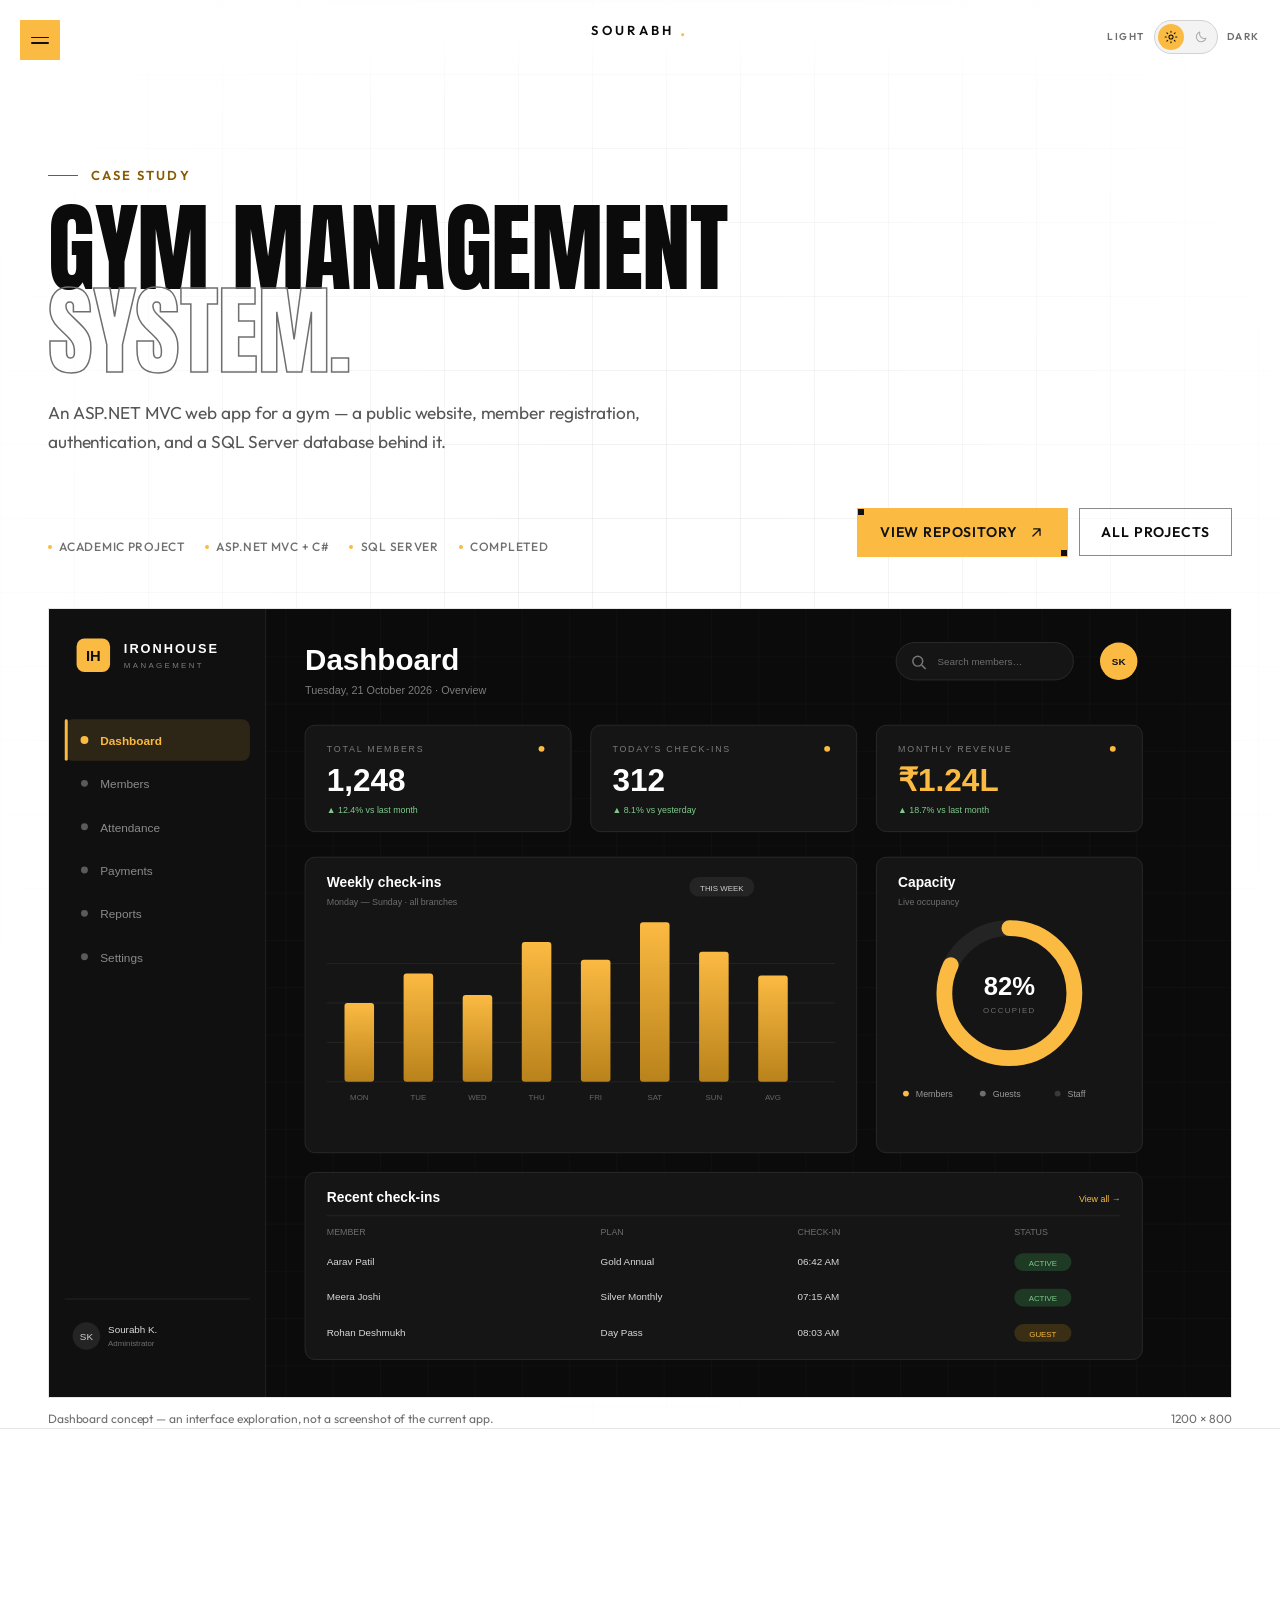
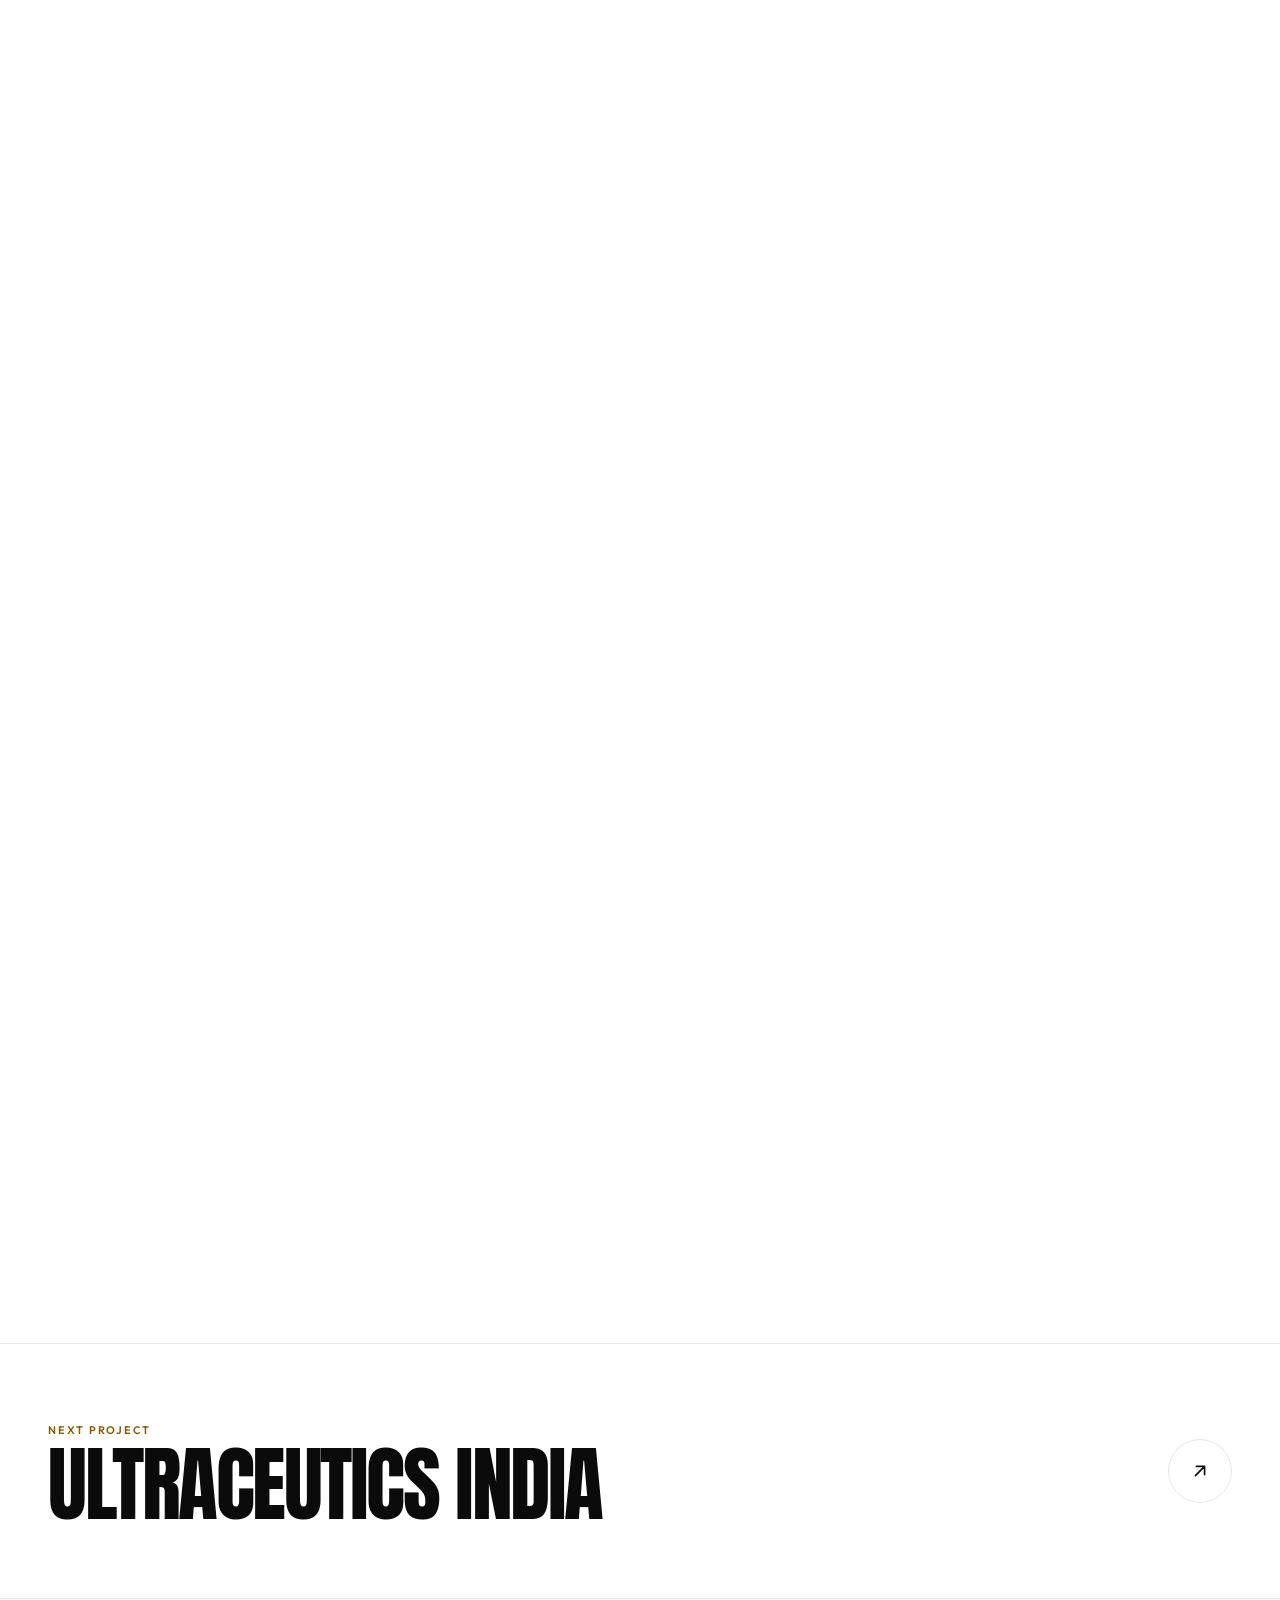
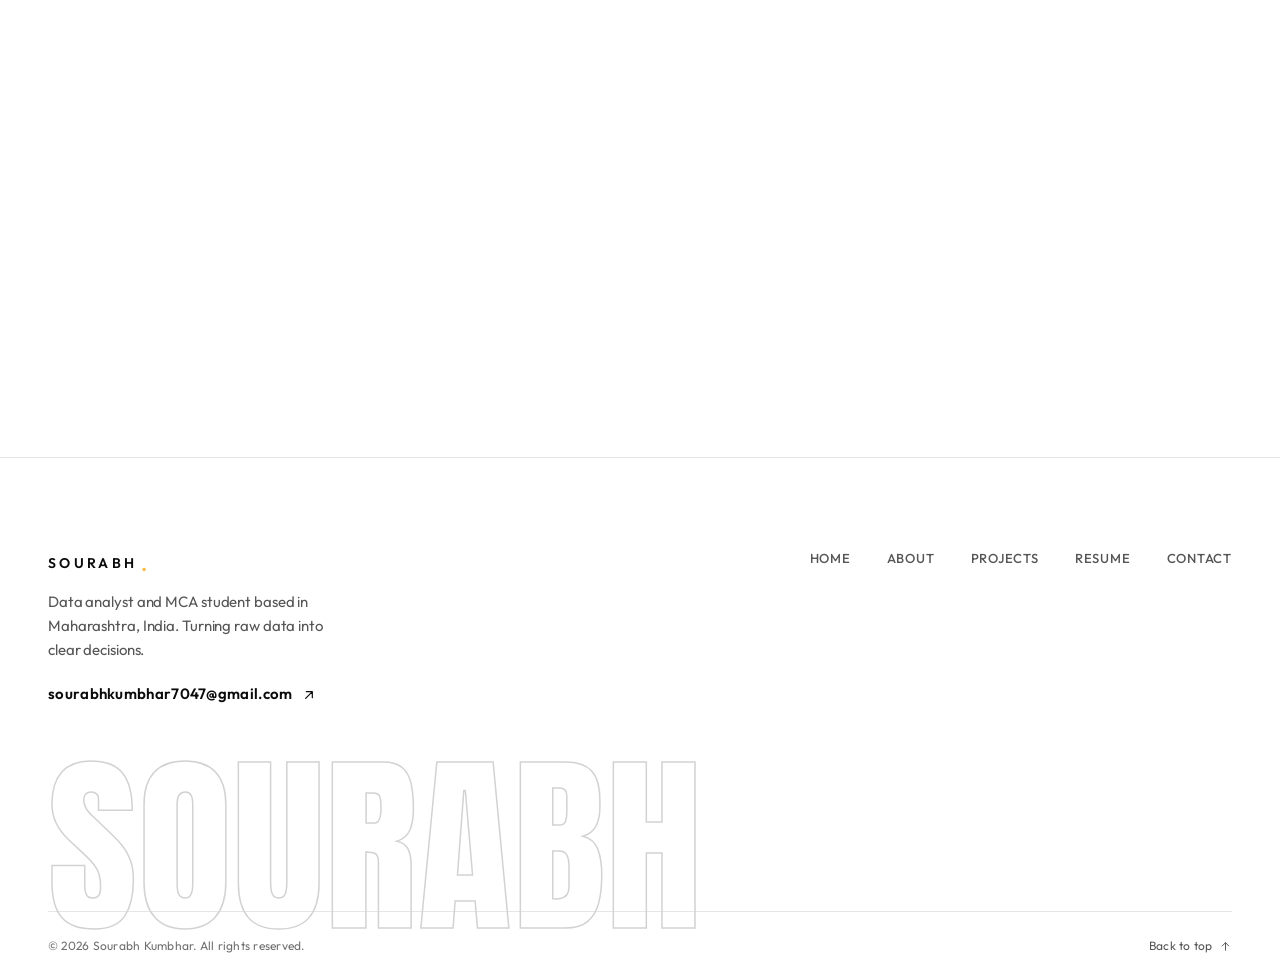
<file: projects/gym-management.html>
<!DOCTYPE html>
<html lang="en" data-theme="light">
<head>
  <meta charset="utf-8">
  <meta name="viewport" content="width=device-width, initial-scale=1">
  <title>Gym Management System — Case Study — Sourabh Kumbhar</title>
  <meta name="description" content="Case study: a Gym Management System built with ASP.NET MVC, C#, and SQL Server — public pages, member registration, authentication, and member records.">
  <meta name="author" content="Sourabh Kumbhar">
  <meta name="robots" content="index, follow">
  <link rel="canonical" href="https://sourabhkumbhar-portfolio.vercel.app/projects/gym-management.html">
  <meta property="og:url" content="https://sourabhkumbhar-portfolio.vercel.app/projects/gym-management.html">
  <meta name="color-scheme" content="light dark">
  <meta name="theme-color" content="#ffffff">

  <meta property="og:site_name" content="Sourabh Kumbhar">
  <meta property="og:type" content="article">
  <meta property="og:title" content="Gym Management System — Case Study">
  <meta property="og:description" content="An ASP.NET MVC web app for a gym, with member registration, authentication, and a SQL Server database.">
  <meta property="og:locale" content="en_IN">
  <meta property="og:image" content="https://sourabhkumbhar-portfolio.vercel.app/assets/img/og-cover.jpg">
  <meta property="og:image:type" content="image/jpeg">
  <meta property="og:image:width" content="1200">
  <meta property="og:image:height" content="630">
  <meta property="og:image:alt" content="Sourabh Kumbhar — data analyst and MCA student">
  <meta name="twitter:card" content="summary_large_image">
  <meta name="twitter:title" content="Gym Management System — Case Study">
  <meta name="twitter:image" content="https://sourabhkumbhar-portfolio.vercel.app/assets/img/og-cover.jpg">
  <meta name="twitter:image:alt" content="Sourabh Kumbhar — data analyst and MCA student">
  <meta name="twitter:description" content="An ASP.NET MVC web app for a gym, built with C# and SQL Server.">

  <link rel="icon" href="../assets/img/favicon.svg" type="image/svg+xml">
  <script src="../assets/js/theme-init.js"></script>
  <link rel="preload" href="../assets/fonts/outfit-latin.woff2" as="font" type="font/woff2" crossorigin>
  <link rel="preload" href="../assets/fonts/anton-latin.woff2" as="font" type="font/woff2" crossorigin>

  <link rel="stylesheet" href="../assets/css/tokens.css">
  <link rel="stylesheet" href="../assets/css/base.css">
  <link rel="stylesheet" href="../assets/css/layout.css">
  <link rel="stylesheet" href="../assets/css/components.css">
  <link rel="stylesheet" href="../assets/css/pages.css">
  <link rel="stylesheet" href="../assets/css/inner.css">
</head>
<body id="top">
  <a class="skip-link" href="#main">Skip to content</a>

  <header class="site-header">
    <button class="menu-btn" type="button" data-menu-toggle aria-expanded="false" aria-controls="site-menu" aria-label="Open menu">
      <span></span>
      <span></span>
    </button>
    <a class="brand" href="../index.html" aria-label="Sourabh Kumbhar — home">
      Sourabh<span class="brand__dot" aria-hidden="true">.</span>
    </a>
    <div class="theme-switch">
      <span class="theme-switch__label" aria-hidden="true">Light</span>
      <button class="theme-toggle" type="button" role="switch" aria-checked="false" data-theme-toggle aria-label="Switch to dark theme">
        <span class="theme-toggle__icon theme-toggle__icon--sun" aria-hidden="true">
          <svg viewBox="0 0 24 24" fill="none" stroke="currentColor" stroke-width="1.8" stroke-linecap="round">
            <circle cx="12" cy="12" r="3.5"></circle>
            <path d="M12 2v2M12 20v2M4.93 4.93l1.42 1.42M17.66 17.66l1.41 1.41M2 12h2M20 12h2M4.93 19.07l1.42-1.42M17.66 6.34l1.41-1.41"></path>
          </svg>
        </span>
        <span class="theme-toggle__icon theme-toggle__icon--moon" aria-hidden="true">
          <svg viewBox="0 0 24 24" fill="none" stroke="currentColor" stroke-width="1.8" stroke-linecap="round" stroke-linejoin="round">
            <path d="M20.5 14.2A8.6 8.6 0 0 1 9.8 3.5a8.5 8.5 0 1 0 10.7 10.7Z"></path>
          </svg>
        </span>
        <span class="theme-toggle__knob" aria-hidden="true"></span>
      </button>
      <span class="theme-switch__label" aria-hidden="true">Dark</span>
    </div>
  </header>

  <div class="menu-overlay" data-menu-overlay hidden></div>

  <nav class="side-menu" id="site-menu" aria-label="Main navigation" inert>
    <div class="side-menu__top">
      <p>Menu</p>
      <p>Data analyst · MCA student</p>
    </div>
    <ul class="side-menu__list">
      <li class="side-menu__item"><a class="side-menu__link" href="../index.html">Home</a></li>
      <li class="side-menu__item"><a class="side-menu__link" href="../about.html">About</a></li>
      <li class="side-menu__item"><a class="side-menu__link" href="../projects.html" aria-current="page">Projects</a></li>
      <li class="side-menu__item"><a class="side-menu__link" href="../resume.html">Resume</a></li>
      <li class="side-menu__item"><a class="side-menu__link" href="../contact.html">Contact</a></li>
    </ul>
    <div class="side-menu__footer">
      <div class="socials" aria-label="Social links">
        <a class="social-link" href="https://www.linkedin.com/in/sourabh-kumbhar-3b2104368" target="_blank" rel="noopener noreferrer" aria-label="Sourabh Kumbhar on LinkedIn">
          <svg viewBox="0 0 24 24" fill="currentColor" aria-hidden="true"><path d="M20.45 20.45h-3.55v-5.57c0-1.33-.03-3.04-1.85-3.04-1.85 0-2.14 1.45-2.14 2.94v5.67H9.35V9h3.41v1.56h.05c.47-.9 1.63-1.85 3.36-1.85 3.6 0 4.27 2.37 4.27 5.45v6.29ZM5.34 7.43a2.06 2.06 0 1 1 0-4.12 2.06 2.06 0 0 1 0 4.12ZM7.12 20.45H3.56V9h3.56v11.45Z"></path></svg>
        </a>
        <a class="social-link" href="https://github.com/sourabhk-tech" target="_blank" rel="noopener noreferrer" aria-label="Sourabh Kumbhar on GitHub">
          <svg viewBox="0 0 24 24" fill="currentColor" aria-hidden="true"><path d="M12 2C6.48 2 2 6.48 2 12c0 4.42 2.87 8.17 6.84 9.5.5.09.68-.22.68-.48v-1.7c-2.78.6-3.37-1.34-3.37-1.34-.45-1.16-1.11-1.47-1.11-1.47-.91-.62.07-.61.07-.61 1 .07 1.53 1.03 1.53 1.03.9 1.53 2.34 1.09 2.91.83.09-.65.35-1.09.63-1.34-2.22-.25-4.56-1.11-4.56-4.94 0-1.09.39-1.98 1.03-2.68-.1-.25-.45-1.27.1-2.65 0 0 .84-.27 2.75 1.02A9.56 9.56 0 0 1 12 6.8c.85 0 1.71.11 2.5.34 1.91-1.29 2.75-1.02 2.75-1.02.55 1.38.2 2.4.1 2.65.64.7 1.03 1.59 1.03 2.68 0 3.84-2.34 4.69-4.57 4.94.36.31.68.92.68 1.85v2.74c0 .27.18.58.69.48A10.01 10.01 0 0 0 22 12c0-5.52-4.48-10-10-10Z"></path></svg>
        </a>
        <a class="social-link" href="mailto:sourabhkumbhar7047@gmail.com" aria-label="Email Sourabh Kumbhar">
          <svg viewBox="0 0 24 24" fill="none" stroke="currentColor" stroke-width="1.7" stroke-linecap="round" stroke-linejoin="round" aria-hidden="true"><rect x="3" y="5" width="18" height="14" rx="2"></rect><path d="m3 7 9 6 9-6"></path></svg>
        </a>
      </div>
      <p class="micro" style="color: var(--muted-2);">© <span data-year>2026</span> Sourabh Kumbhar</p>
    </div>
  </nav>

  <main id="main">
    <section class="page-hero case-hero" aria-labelledby="case-title">
      <div class="container">

        <p class="eyebrow">Case study</p>
        <h1 class="page-hero__title" id="case-title">
          <span>Gym Management</span>
          <span class="is-outline">System.</span>
        </h1>
        <p class="page-hero__lead">An ASP.NET MVC web app for a gym — a public website, member registration, authentication, and a SQL Server database behind it.</p>

        <div class="page-hero__bottom">
          <div class="page-hero__meta">
            <span>Academic project</span>
            <span>ASP.NET MVC + C#</span>
            <span>SQL Server</span>
            <span>Completed</span>
          </div>
          <div class="page-hero__actions">
            <a class="btn btn--primary" href="https://github.com/sourabhk-tech/GymManagementSystem" target="_blank" rel="noopener noreferrer">
              <span class="btn__label">View repository</span>
              <svg viewBox="0 0 24 24" fill="none" stroke="currentColor" stroke-width="1.8" stroke-linecap="round" stroke-linejoin="round" aria-hidden="true"><path d="M7 17 17 7M8 7h9v9"></path></svg>
            </a>
            <a class="btn btn--ghost" href="../projects.html">All projects</a>
          </div>
        </div>

        <div class="case-cover">
          <img src="../assets/img/gym-management-cover.svg" alt="Dashboard concept for the Gym Management System, showing members, check-ins, revenue, and a growth chart" width="1200" height="800" fetchpriority="high">
        </div>
        <p class="case-cover__note">
          <span>Dashboard concept — an interface exploration, not a screenshot of the current app.</span>
          <span>1200 × 800</span>
        </p>
      </div>
    </section>

    <section class="case-body" aria-labelledby="overview-title">
      <div class="container case-grid">
        <div class="case-aside" data-reveal>
          <span class="case-aside__label">Project overview</span>
          <h2 id="overview-title">One place for the public site and member records.</h2>
          <p>A management system for a gym, built as an academic project with a public-facing website and a database-backed registration flow.</p>

          <div class="fact-list">
            <div class="fact">
              <span class="fact__num">01</span>
              <div>
                <h3>Project type</h3>
                <p>Academic project</p>
              </div>
            </div>
            <div class="fact">
              <span class="fact__num">02</span>
              <div>
                <h3>Stack</h3>
                <p>ASP.NET MVC + C#</p>
              </div>
            </div>
            <div class="fact">
              <span class="fact__num">03</span>
              <div>
                <h3>Database</h3>
                <p>SQL Server</p>
              </div>
            </div>
            <div class="fact">
              <span class="fact__num">04</span>
              <div>
                <h3>Status</h3>
                <p>Completed</p>
              </div>
            </div>
          </div>

          <a class="link-arrow" href="https://github.com/sourabhk-tech/GymManagementSystem" target="_blank" rel="noopener noreferrer" style="margin-top: 1.75rem;">
            Explore the repository
            <svg viewBox="0 0 24 24" fill="none" stroke="currentColor" stroke-width="1.8" stroke-linecap="round" stroke-linejoin="round" aria-hidden="true"><path d="M7 17 17 7M8 7h9v9"></path></svg>
          </a>
        </div>

        <div class="case-content" data-reveal style="--reveal-delay: 100ms;">
          <h2>The brief</h2>
          <p>The project needed to do two jobs: give the gym a public website and give the team a way to register and manage members. Instead of treating those as separate products, I built them into one ASP.NET MVC application with shared structure and a SQL Server database.</p>
          <p>The public side introduces the gym and its services. The member side handles registration, authentication, and a view of the people in the system.</p>

          <h3>What I built</h3>
          <ul class="case-list">
            <li>Public pages for home, about, services, gallery, blog, and contact.</li>
            <li>A member registration flow with a dedicated form.</li>
            <li>Admin login and a member list for reviewing registrations.</li>
            <li>A SQL Server database connection for storing member records.</li>
          </ul>

          <h3>How it&rsquo;s structured</h3>
          <p>The application follows the MVC pattern: controllers handle requests, Razor views render the interface, and SQL Server stores the data. Bootstrap provides the responsive base for the public-facing pages, while the admin views stay focused on the task at hand.</p>
          <p>The current interface is intentionally functional. The dashboard image at the top of this page is a concept for the reporting layer — a way to show what the system could surface once the data model supports it, not a screenshot of the existing screens.</p>

          <div class="case-outcome">
            <p class="case-outcome__label">Outcome</p>
            <div class="case-outcome__grid">
              <div>
                <strong>Working</strong>
                <span>Academic system</span>
              </div>
              <div>
                <strong>Separate</strong>
                <span>Public + admin views</span>
              </div>
              <div>
                <strong>SQL Server</strong>
                <span>Member records</span>
              </div>
            </div>
            <p>The finished project does the two jobs it set out to do: present the gym publicly and keep member registration in one database-backed flow. It is a foundation, not a production system.</p>
          </div>

          <h3>Reflection</h3>
          <p>The project taught me where the real risk sits in a management system: not the page that lists members, but the validation, permissions, and backup plan around it. If I rebuilt it, I would start with those constraints and treat the interface as the last layer, not the first.</p>

          <h3>What I&rsquo;d take further</h3>
          <p>The next iteration would add role-based access for staff, payment and attendance tracking, server-side validation across every form, and live reporting dashboards. I&rsquo;d also want a proper deployment and backup workflow before the system handled real member data.</p>
        </div>
      </div>
    </section>

    <section class="case-next" aria-labelledby="next-project-title">
      <div class="container">
        <a class="case-next__link" href="ultraceutics.html">
          <div>
            <span class="case-next__label">Next project</span>
            <h2 id="next-project-title">Ultraceutics India</h2>
          </div>
          <span class="case-next__arrow" aria-hidden="true">
            <svg viewBox="0 0 24 24" fill="none" stroke="currentColor" stroke-width="1.8" stroke-linecap="round" stroke-linejoin="round"><path d="M7 17 17 7M8 7h9v9"></path></svg>
          </span>
        </a>
      </div>
    </section>

    <section class="cta cta--compact" aria-labelledby="case-cta-title">
      <div class="container">
        <div class="cta__head" data-reveal>
          <div>
            <p class="eyebrow">Need something similar?</p>
            <h2 class="cta__title" id="case-cta-title">
              <span>Let&rsquo;s build</span>
              <span class="is-outline">it well.</span>
            </h2>
          </div>
          <p class="cta__note">I&rsquo;m always interested in systems where the data and the interface have to work together.</p>
        </div>
        <div class="cta__row" data-reveal style="--reveal-delay: 80ms;">
          <div class="cta__actions">
            <a class="btn btn--primary" href="mailto:sourabhkumbhar7047@gmail.com">
              <span class="btn__label">Email me</span>
              <svg viewBox="0 0 24 24" fill="none" stroke="currentColor" stroke-width="1.8" stroke-linecap="round" stroke-linejoin="round" aria-hidden="true"><rect x="3" y="5" width="18" height="14" rx="2"></rect><path d="m3 7 9 6 9-6"></path></svg>
            </a>
            <a class="btn btn--ghost" href="../contact.html">Contact page</a>
          </div>
          <div class="socials" aria-label="Social links">
            <a class="social-link" href="https://www.linkedin.com/in/sourabh-kumbhar-3b2104368" target="_blank" rel="noopener noreferrer" aria-label="Sourabh Kumbhar on LinkedIn">
              <svg viewBox="0 0 24 24" fill="currentColor" aria-hidden="true"><path d="M20.45 20.45h-3.55v-5.57c0-1.33-.03-3.04-1.85-3.04-1.85 0-2.14 1.45-2.14 2.94v5.67H9.35V9h3.41v1.56h.05c.47-.9 1.63-1.85 3.36-1.85 3.6 0 4.27 2.37 4.27 5.45v6.29ZM5.34 7.43a2.06 2.06 0 1 1 0-4.12 2.06 2.06 0 0 1 0 4.12ZM7.12 20.45H3.56V9h3.56v11.45Z"></path></svg>
            </a>
            <a class="social-link" href="https://github.com/sourabhk-tech" target="_blank" rel="noopener noreferrer" aria-label="Sourabh Kumbhar on GitHub">
              <svg viewBox="0 0 24 24" fill="currentColor" aria-hidden="true"><path d="M12 2C6.48 2 2 6.48 2 12c0 4.42 2.87 8.17 6.84 9.5.5.09.68-.22.68-.48v-1.7c-2.78.6-3.37-1.34-3.37-1.34-.45-1.16-1.11-1.47-1.11-1.47-.91-.62.07-.61.07-.61 1 .07 1.53 1.03 1.53 1.03.9 1.53 2.34 1.09 2.91.83.09-.65.35-1.09.63-1.34-2.22-.25-4.56-1.11-4.56-4.94 0-1.09.39-1.98 1.03-2.68-.1-.25-.45-1.27.1-2.65 0 0 .84-.27 2.75 1.02A9.56 9.56 0 0 1 12 6.8c.85 0 1.71.11 2.5.34 1.91-1.29 2.75-1.02 2.75-1.02.55 1.38.2 2.4.1 2.65.64.7 1.03 1.59 1.03 2.68 0 3.84-2.34 4.69-4.57 4.94.36.31.68.92.68 1.85v2.74c0 .27.18.58.69.48A10.01 10.01 0 0 0 22 12c0-5.52-4.48-10-10-10Z"></path></svg>
            </a>
            <a class="social-link" href="mailto:sourabhkumbhar7047@gmail.com" aria-label="Email Sourabh Kumbhar">
              <svg viewBox="0 0 24 24" fill="none" stroke="currentColor" stroke-width="1.7" stroke-linecap="round" stroke-linejoin="round" aria-hidden="true"><rect x="3" y="5" width="18" height="14" rx="2"></rect><path d="m3 7 9 6 9-6"></path></svg>
            </a>
          </div>
        </div>
      </div>
    </section>
  </main>

  <footer class="site-footer">
    <div class="container">
      <div class="footer__top">
        <div class="footer__brand">
          <a class="footer__logo" href="../index.html" aria-label="Sourabh Kumbhar — home">
            Sourabh<span aria-hidden="true">.</span>
          </a>
          <p>Data analyst and MCA student based in Maharashtra, India. Turning raw data into clear decisions.</p>
          <a class="link-arrow" href="mailto:sourabhkumbhar7047@gmail.com" style="margin-top: 1.25rem;">
            sourabhkumbhar7047@gmail.com
            <svg viewBox="0 0 24 24" fill="none" stroke="currentColor" stroke-width="1.8" stroke-linecap="round" stroke-linejoin="round" aria-hidden="true"><path d="M7 17 17 7M8 7h9v9"></path></svg>
          </a>
        </div>
        <nav class="footer__nav" aria-label="Footer navigation">
          <a href="../index.html">Home</a>
          <a href="../about.html">About</a>
          <a href="../projects.html">Projects</a>
          <a href="../resume.html">Resume</a>
          <a href="../contact.html">Contact</a>
        </nav>
      </div>
      <div class="footer__wordmark" aria-hidden="true">Sourabh</div>
      <div class="footer__bottom">
        <p>© <span data-year>2026</span> Sourabh Kumbhar. All rights reserved.</p>
        <a href="#top">
          Back to top
          <svg viewBox="0 0 24 24" fill="none" stroke="currentColor" stroke-width="1.8" stroke-linecap="round" stroke-linejoin="round" aria-hidden="true"><path d="M12 19V5M6 11l6-6 6 6"></path></svg>
        </a>
      </div>
    </div>
  </footer>

  <script src="../assets/js/theme.js" defer></script>
  <script src="../assets/js/menu.js" defer></script>
  <script src="../assets/js/reveal.js" defer></script>
  <script src="../assets/js/main.js" defer></script>
</body>
</html>
</file>
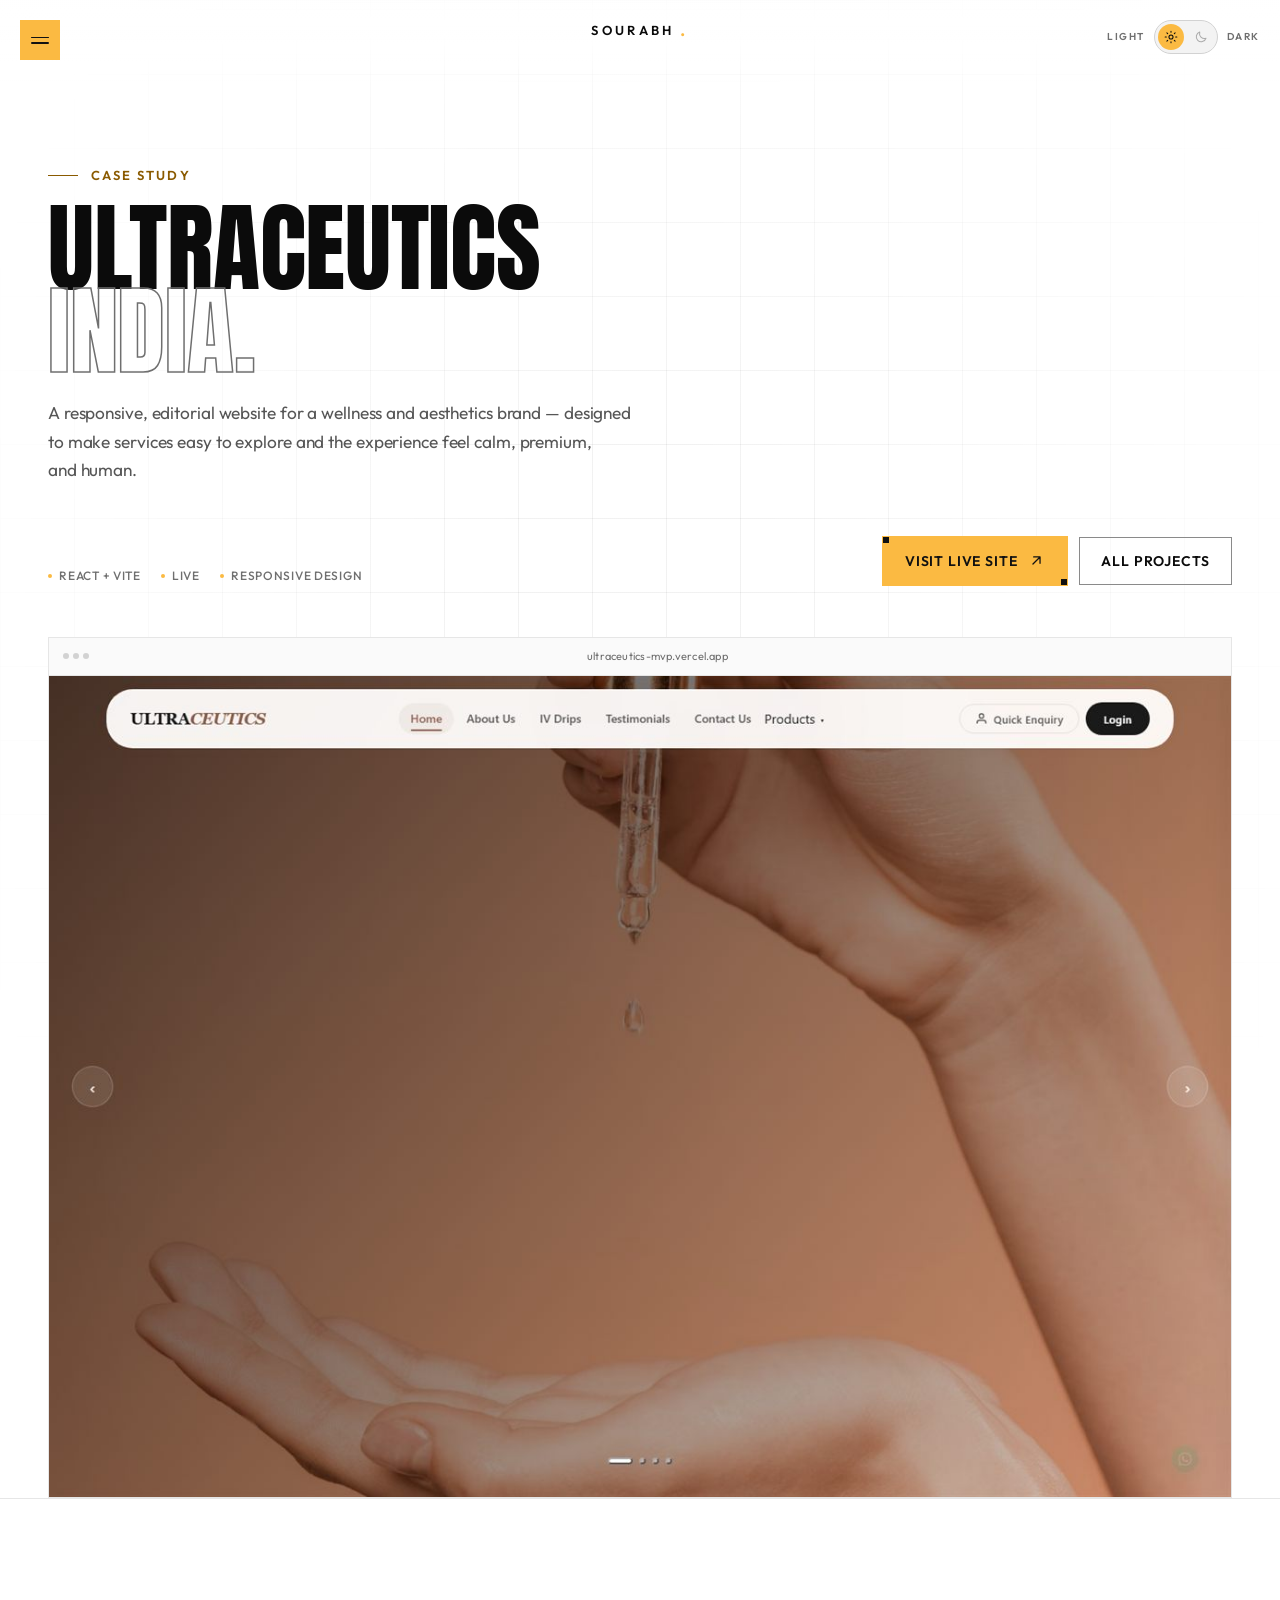
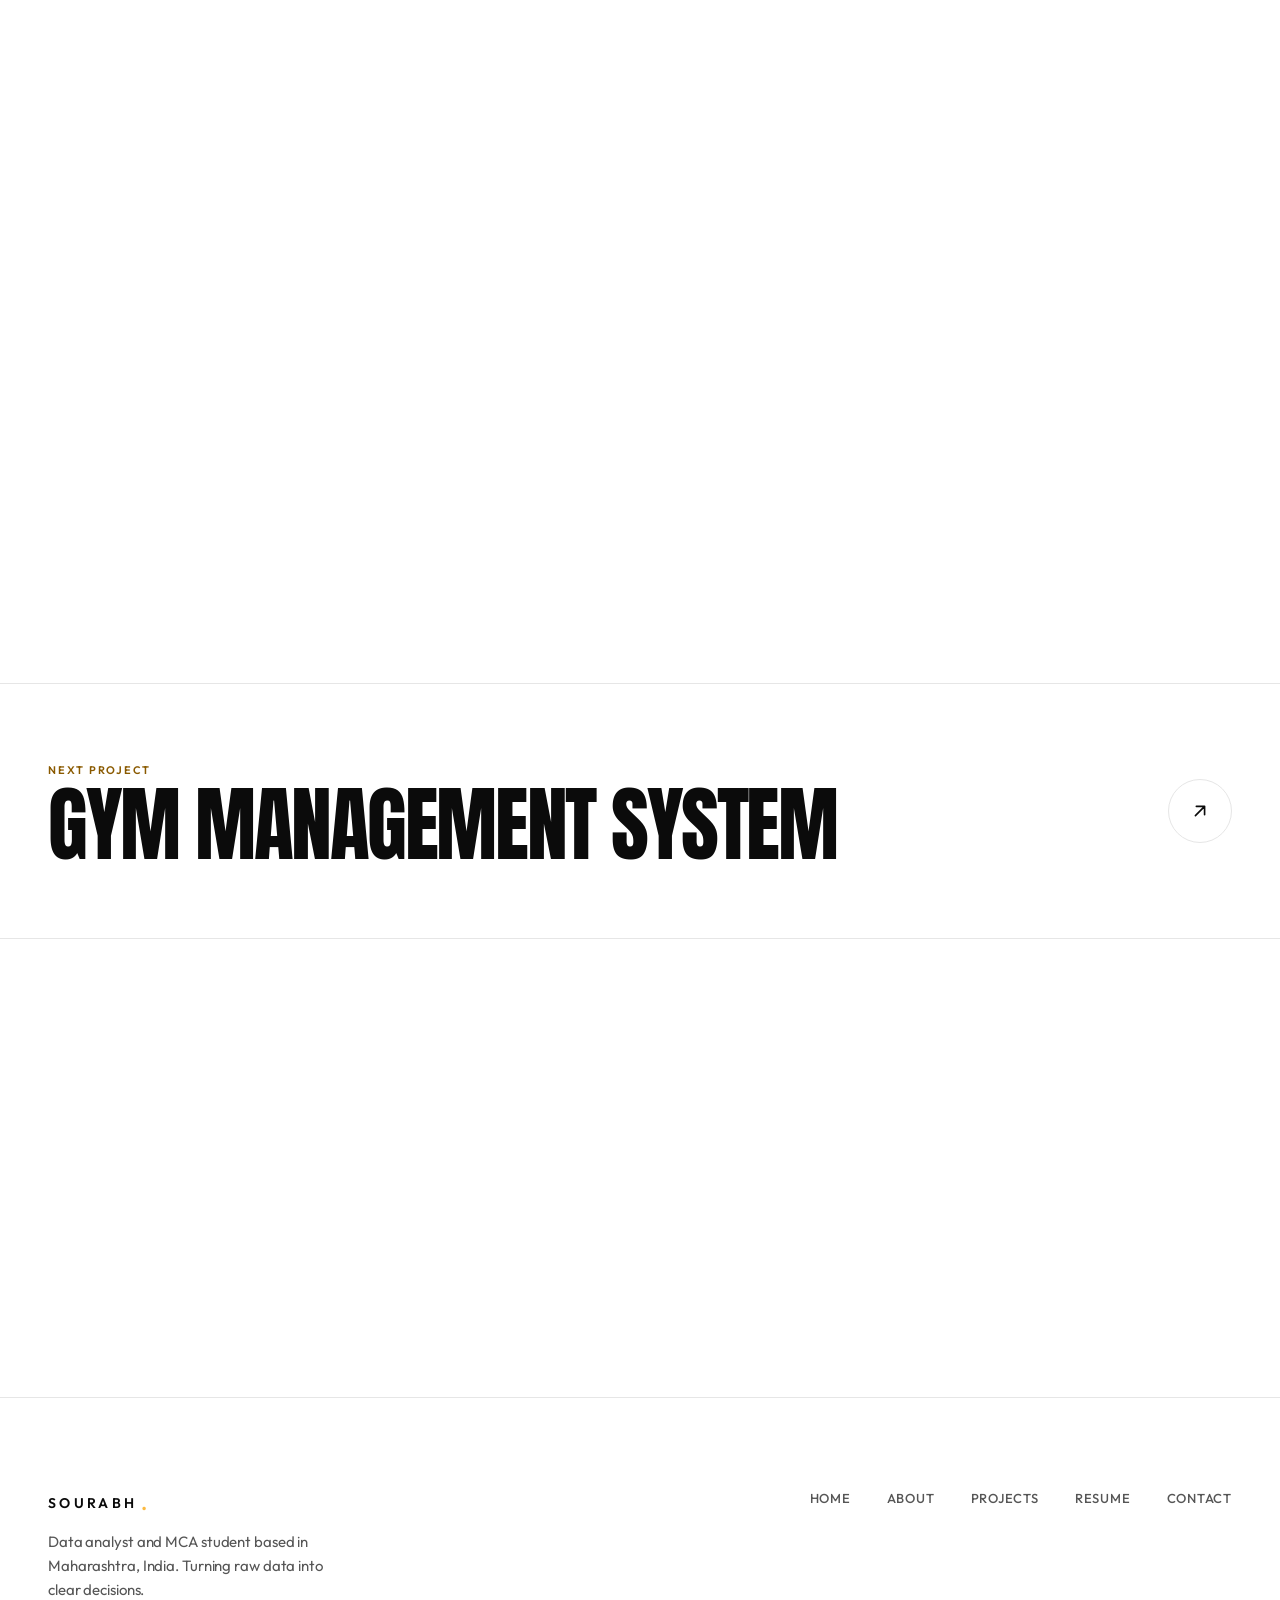
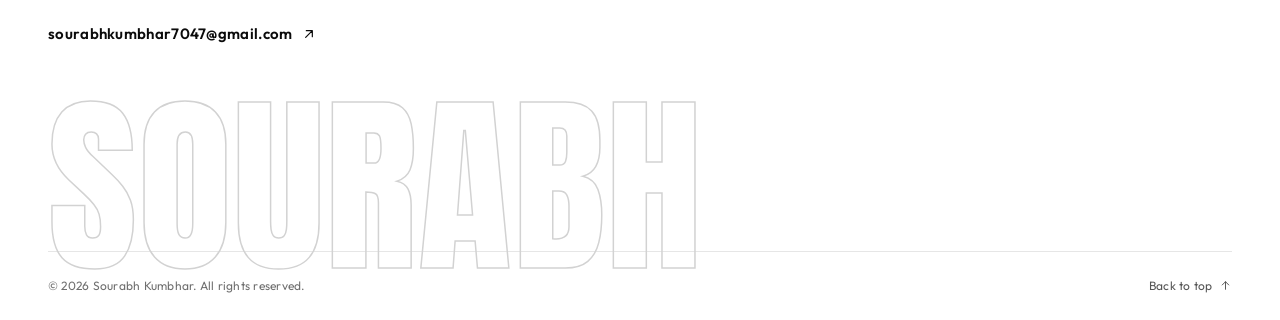
<file: projects/ultraceutics.html>
<!DOCTYPE html>
<html lang="en" data-theme="light">
<head>
  <meta charset="utf-8">
  <meta name="viewport" content="width=device-width, initial-scale=1">
  <title>Ultraceutics India — Case Study — Sourabh Kumbhar</title>
  <meta name="description" content="Case study: a responsive, editorial brand website for Ultraceutics India, built with React and Vite to make services easy to explore.">
  <meta name="author" content="Sourabh Kumbhar">
  <meta name="robots" content="index, follow">
  <link rel="canonical" href="https://sourabhkumbhar-portfolio.vercel.app/projects/ultraceutics.html">
  <meta property="og:url" content="https://sourabhkumbhar-portfolio.vercel.app/projects/ultraceutics.html">
  <meta name="color-scheme" content="light dark">
  <meta name="theme-color" content="#ffffff">

  <meta property="og:site_name" content="Sourabh Kumbhar">
  <meta property="og:type" content="article">
  <meta property="og:title" content="Ultraceutics India — Case Study">
  <meta property="og:description" content="A responsive, editorial brand website for a wellness and aesthetics brand, built with React and Vite.">
  <meta property="og:locale" content="en_IN">
  <meta property="og:image" content="https://sourabhkumbhar-portfolio.vercel.app/assets/img/og-cover.jpg">
  <meta property="og:image:type" content="image/jpeg">
  <meta property="og:image:width" content="1200">
  <meta property="og:image:height" content="630">
  <meta property="og:image:alt" content="Sourabh Kumbhar — data analyst and MCA student">
  <meta name="twitter:card" content="summary_large_image">
  <meta name="twitter:title" content="Ultraceutics India — Case Study">
  <meta name="twitter:image" content="https://sourabhkumbhar-portfolio.vercel.app/assets/img/og-cover.jpg">
  <meta name="twitter:image:alt" content="Sourabh Kumbhar — data analyst and MCA student">
  <meta name="twitter:description" content="A responsive, editorial brand website for a wellness and aesthetics brand.">

  <link rel="icon" href="../assets/img/favicon.svg" type="image/svg+xml">
  <script src="../assets/js/theme-init.js"></script>
  <link rel="preload" href="../assets/fonts/outfit-latin.woff2" as="font" type="font/woff2" crossorigin>
  <link rel="preload" href="../assets/fonts/anton-latin.woff2" as="font" type="font/woff2" crossorigin>

  <link rel="stylesheet" href="../assets/css/tokens.css">
  <link rel="stylesheet" href="../assets/css/base.css">
  <link rel="stylesheet" href="../assets/css/layout.css">
  <link rel="stylesheet" href="../assets/css/components.css">
  <link rel="stylesheet" href="../assets/css/pages.css">
  <link rel="stylesheet" href="../assets/css/inner.css">
</head>
<body id="top">
  <a class="skip-link" href="#main">Skip to content</a>

  <header class="site-header">
    <button class="menu-btn" type="button" data-menu-toggle aria-expanded="false" aria-controls="site-menu" aria-label="Open menu">
      <span></span>
      <span></span>
    </button>
    <a class="brand" href="../index.html" aria-label="Sourabh Kumbhar — home">
      Sourabh<span class="brand__dot" aria-hidden="true">.</span>
    </a>
    <div class="theme-switch">
      <span class="theme-switch__label" aria-hidden="true">Light</span>
      <button class="theme-toggle" type="button" role="switch" aria-checked="false" data-theme-toggle aria-label="Switch to dark theme">
        <span class="theme-toggle__icon theme-toggle__icon--sun" aria-hidden="true">
          <svg viewBox="0 0 24 24" fill="none" stroke="currentColor" stroke-width="1.8" stroke-linecap="round">
            <circle cx="12" cy="12" r="3.5"></circle>
            <path d="M12 2v2M12 20v2M4.93 4.93l1.42 1.42M17.66 17.66l1.41 1.41M2 12h2M20 12h2M4.93 19.07l1.42-1.42M17.66 6.34l1.41-1.41"></path>
          </svg>
        </span>
        <span class="theme-toggle__icon theme-toggle__icon--moon" aria-hidden="true">
          <svg viewBox="0 0 24 24" fill="none" stroke="currentColor" stroke-width="1.8" stroke-linecap="round" stroke-linejoin="round">
            <path d="M20.5 14.2A8.6 8.6 0 0 1 9.8 3.5a8.5 8.5 0 1 0 10.7 10.7Z"></path>
          </svg>
        </span>
        <span class="theme-toggle__knob" aria-hidden="true"></span>
      </button>
      <span class="theme-switch__label" aria-hidden="true">Dark</span>
    </div>
  </header>

  <div class="menu-overlay" data-menu-overlay hidden></div>

  <nav class="side-menu" id="site-menu" aria-label="Main navigation" inert>
    <div class="side-menu__top">
      <p>Menu</p>
      <p>Data analyst · MCA student</p>
    </div>
    <ul class="side-menu__list">
      <li class="side-menu__item"><a class="side-menu__link" href="../index.html">Home</a></li>
      <li class="side-menu__item"><a class="side-menu__link" href="../about.html">About</a></li>
      <li class="side-menu__item"><a class="side-menu__link" href="../projects.html" aria-current="page">Projects</a></li>
      <li class="side-menu__item"><a class="side-menu__link" href="../resume.html">Resume</a></li>
      <li class="side-menu__item"><a class="side-menu__link" href="../contact.html">Contact</a></li>
    </ul>
    <div class="side-menu__footer">
      <div class="socials" aria-label="Social links">
        <a class="social-link" href="https://www.linkedin.com/in/sourabh-kumbhar-3b2104368" target="_blank" rel="noopener noreferrer" aria-label="Sourabh Kumbhar on LinkedIn">
          <svg viewBox="0 0 24 24" fill="currentColor" aria-hidden="true"><path d="M20.45 20.45h-3.55v-5.57c0-1.33-.03-3.04-1.85-3.04-1.85 0-2.14 1.45-2.14 2.94v5.67H9.35V9h3.41v1.56h.05c.47-.9 1.63-1.85 3.36-1.85 3.6 0 4.27 2.37 4.27 5.45v6.29ZM5.34 7.43a2.06 2.06 0 1 1 0-4.12 2.06 2.06 0 0 1 0 4.12ZM7.12 20.45H3.56V9h3.56v11.45Z"></path></svg>
        </a>
        <a class="social-link" href="https://github.com/sourabhk-tech" target="_blank" rel="noopener noreferrer" aria-label="Sourabh Kumbhar on GitHub">
          <svg viewBox="0 0 24 24" fill="currentColor" aria-hidden="true"><path d="M12 2C6.48 2 2 6.48 2 12c0 4.42 2.87 8.17 6.84 9.5.5.09.68-.22.68-.48v-1.7c-2.78.6-3.37-1.34-3.37-1.34-.45-1.16-1.11-1.47-1.11-1.47-.91-.62.07-.61.07-.61 1 .07 1.53 1.03 1.53 1.03.9 1.53 2.34 1.09 2.91.83.09-.65.35-1.09.63-1.34-2.22-.25-4.56-1.11-4.56-4.94 0-1.09.39-1.98 1.03-2.68-.1-.25-.45-1.27.1-2.65 0 0 .84-.27 2.75 1.02A9.56 9.56 0 0 1 12 6.8c.85 0 1.71.11 2.5.34 1.91-1.29 2.75-1.02 2.75-1.02.55 1.38.2 2.4.1 2.65.64.7 1.03 1.59 1.03 2.68 0 3.84-2.34 4.69-4.57 4.94.36.31.68.92.68 1.85v2.74c0 .27.18.58.69.48A10.01 10.01 0 0 0 22 12c0-5.52-4.48-10-10-10Z"></path></svg>
        </a>
        <a class="social-link" href="mailto:sourabhkumbhar7047@gmail.com" aria-label="Email Sourabh Kumbhar">
          <svg viewBox="0 0 24 24" fill="none" stroke="currentColor" stroke-width="1.7" stroke-linecap="round" stroke-linejoin="round" aria-hidden="true"><rect x="3" y="5" width="18" height="14" rx="2"></rect><path d="m3 7 9 6 9-6"></path></svg>
        </a>
      </div>
      <p class="micro" style="color: var(--muted-2);">© <span data-year>2026</span> Sourabh Kumbhar</p>
    </div>
  </nav>

  <main id="main">
    <section class="page-hero case-hero" aria-labelledby="case-title">
      <div class="container">

        <p class="eyebrow">Case study</p>
        <h1 class="page-hero__title" id="case-title">
          <span>Ultraceutics</span>
          <span class="is-outline">India.</span>
        </h1>
        <p class="page-hero__lead">A responsive, editorial website for a wellness and aesthetics brand — designed to make services easy to explore and the experience feel calm, premium, and human.</p>

        <div class="page-hero__bottom">
          <div class="page-hero__meta">
            <span>React + Vite</span>
            <span>Live</span>
            <span>Responsive design</span>
          </div>
          <div class="page-hero__actions">
            <a class="btn btn--primary" href="https://ultraceutics-mvp.vercel.app/" target="_blank" rel="noopener noreferrer">
              <span class="btn__label">Visit live site</span>
              <svg viewBox="0 0 24 24" fill="none" stroke="currentColor" stroke-width="1.8" stroke-linecap="round" stroke-linejoin="round" aria-hidden="true"><path d="M7 17 17 7M8 7h9v9"></path></svg>
            </a>
            <a class="btn btn--ghost" href="../projects.html">All projects</a>
          </div>
        </div>

        <div class="case-cover">
          <div class="case-cover__bar">
            <span class="case-cover__dots" aria-hidden="true"><span></span><span></span><span></span></span>
            <span class="case-cover__url">ultraceutics-mvp.vercel.app</span>
          </div>
          <img src="../assets/img/ultraceutics-cover.jpg" alt="Home page of the Ultraceutics India website, showing the brand navigation, hero image, and headline" width="1280" height="889" fetchpriority="high">
        </div>
      </div>
    </section>

    <section class="case-body" aria-labelledby="overview-title">
      <div class="container case-grid">
        <div class="case-aside" data-reveal>
          <span class="case-aside__label">Project overview</span>
          <h2 id="overview-title">A clearer front door for the brand.</h2>
          <p>A considered digital home for a wellness and aesthetics company — structured around services, credibility, and a calm first impression.</p>

          <div class="fact-list">
            <div class="fact">
              <span class="fact__num">01</span>
              <div>
                <h3>Project type</h3>
                <p>Website</p>
              </div>
            </div>
            <div class="fact">
              <span class="fact__num">02</span>
              <div>
                <h3>Stack</h3>
                <p>React + Vite</p>
              </div>
            </div>
            <div class="fact">
              <span class="fact__num">03</span>
              <div>
                <h3>Status</h3>
                <p>Live</p>
              </div>
            </div>
            <div class="fact">
              <span class="fact__num">04</span>
              <div>
                <h3>Focus</h3>
                <p>Responsive design</p>
              </div>
            </div>
          </div>

          <a class="link-arrow" href="https://ultraceutics-mvp.vercel.app/" target="_blank" rel="noopener noreferrer" style="margin-top: 1.75rem;">
            Visit the live site
            <svg viewBox="0 0 24 24" fill="none" stroke="currentColor" stroke-width="1.8" stroke-linecap="round" stroke-linejoin="round" aria-hidden="true"><path d="M7 17 17 7M8 7h9v9"></path></svg>
          </a>
        </div>

        <div class="case-content" data-reveal style="--reveal-delay: 100ms;">
          <h2>The brief</h2>
          <p>Ultraceutics needed a digital home that felt as considered as the treatments themselves. The site had to introduce a wellness and aesthetics brand, make its services easy to find, and hold up across screen sizes — without slipping into a clinical or overly corporate tone.</p>
          <p>The direction was deliberately editorial: warm neutrals, generous type, full-width imagery, and a structure that lets the brand breathe. The result is a site that feels closer to a considered print spread than a template.</p>

          <h3>What I focused on</h3>
          <ul class="case-list">
            <li>A calm, editorial visual hierarchy with a clear reading order.</li>
            <li>Service and treatment navigation that does not overwhelm the first visit.</li>
            <li>Responsive layouts that keep the same tone on mobile and desktop.</li>
            <li>Reusable React sections built with Vite, so the page structure stays manageable.</li>
          </ul>

          <figure class="case-figure case-figure--phone">
            <img src="../assets/img/ultraceutics-mobile.jpg" alt="Mobile view of the Ultraceutics India website" width="390" height="844" loading="lazy">
            <figcaption>
              <span>Mobile layout</span>
              <span>390 px viewport</span>
            </figcaption>
          </figure>

          <h3>Build notes</h3>
          <p>The project is a React application built with Vite. The page is composed from reusable sections, with responsive CSS handling the shift from a wide, image-led layout to a compact single-column view on mobile. Large imagery and a restrained palette do most of the visual work, so the interface can stay quiet.</p>
          <p>The live site is intentionally lightweight for a media-rich experience: a small set of routes, a focused set of components, and no unnecessary interactive layers competing with the content.</p>

          <div class="case-outcome">
            <p class="case-outcome__label">Outcome</p>
            <div class="case-outcome__grid">
              <div>
                <strong>Live</strong>
                <span>Public site shipped</span>
              </div>
              <div>
                <strong>Responsive</strong>
                <span>Mobile-first layouts</span>
              </div>
              <div>
                <strong>Reusable</strong>
                <span>React section system</span>
              </div>
            </div>
            <p>The result is a site that feels considered at first glance and stays readable on a phone. The structure is simple enough to explain, which matters more to me than adding another interactive layer.</p>
          </div>

          <h3>Reflection</h3>
          <p>Editorial layouts are easy to make beautiful and harder to make resilient. The useful lesson here was to design the mobile reading order first, then let the wide layout breathe around it. That order is what keeps the calm tone intact when the screen gets smaller.</p>

          <h3>What I&rsquo;d take further</h3>
          <p>The next iteration would add a content layer so the team can update services without touching the code, a booking or enquiry flow with proper form handling, and a formal accessibility and performance audit once the final content set is in place.</p>
        </div>
      </div>
    </section>

    <section class="case-next" aria-labelledby="next-project-title">
      <div class="container">
        <a class="case-next__link" href="gym-management.html">
          <div>
            <span class="case-next__label">Next project</span>
            <h2 id="next-project-title">Gym Management System</h2>
          </div>
          <span class="case-next__arrow" aria-hidden="true">
            <svg viewBox="0 0 24 24" fill="none" stroke="currentColor" stroke-width="1.8" stroke-linecap="round" stroke-linejoin="round"><path d="M7 17 17 7M8 7h9v9"></path></svg>
          </span>
        </a>
      </div>
    </section>

    <section class="cta cta--compact" aria-labelledby="case-cta-title">
      <div class="container">
        <div class="cta__head" data-reveal>
          <div>
            <p class="eyebrow">Have a similar project?</p>
            <h2 class="cta__title" id="case-cta-title">
              <span>Let&rsquo;s make</span>
              <span class="is-outline">it clear.</span>
            </h2>
          </div>
          <p class="cta__note">Tell me what you&rsquo;re building and where the current experience feels stuck.</p>
        </div>
        <div class="cta__row" data-reveal style="--reveal-delay: 80ms;">
          <div class="cta__actions">
            <a class="btn btn--primary" href="mailto:sourabhkumbhar7047@gmail.com">
              <span class="btn__label">Email me</span>
              <svg viewBox="0 0 24 24" fill="none" stroke="currentColor" stroke-width="1.8" stroke-linecap="round" stroke-linejoin="round" aria-hidden="true"><rect x="3" y="5" width="18" height="14" rx="2"></rect><path d="m3 7 9 6 9-6"></path></svg>
            </a>
            <a class="btn btn--ghost" href="../contact.html">Contact page</a>
          </div>
          <div class="socials" aria-label="Social links">
            <a class="social-link" href="https://www.linkedin.com/in/sourabh-kumbhar-3b2104368" target="_blank" rel="noopener noreferrer" aria-label="Sourabh Kumbhar on LinkedIn">
              <svg viewBox="0 0 24 24" fill="currentColor" aria-hidden="true"><path d="M20.45 20.45h-3.55v-5.57c0-1.33-.03-3.04-1.85-3.04-1.85 0-2.14 1.45-2.14 2.94v5.67H9.35V9h3.41v1.56h.05c.47-.9 1.63-1.85 3.36-1.85 3.6 0 4.27 2.37 4.27 5.45v6.29ZM5.34 7.43a2.06 2.06 0 1 1 0-4.12 2.06 2.06 0 0 1 0 4.12ZM7.12 20.45H3.56V9h3.56v11.45Z"></path></svg>
            </a>
            <a class="social-link" href="https://github.com/sourabhk-tech" target="_blank" rel="noopener noreferrer" aria-label="Sourabh Kumbhar on GitHub">
              <svg viewBox="0 0 24 24" fill="currentColor" aria-hidden="true"><path d="M12 2C6.48 2 2 6.48 2 12c0 4.42 2.87 8.17 6.84 9.5.5.09.68-.22.68-.48v-1.7c-2.78.6-3.37-1.34-3.37-1.34-.45-1.16-1.11-1.47-1.11-1.47-.91-.62.07-.61.07-.61 1 .07 1.53 1.03 1.53 1.03.9 1.53 2.34 1.09 2.91.83.09-.65.35-1.09.63-1.34-2.22-.25-4.56-1.11-4.56-4.94 0-1.09.39-1.98 1.03-2.68-.1-.25-.45-1.27.1-2.65 0 0 .84-.27 2.75 1.02A9.56 9.56 0 0 1 12 6.8c.85 0 1.71.11 2.5.34 1.91-1.29 2.75-1.02 2.75-1.02.55 1.38.2 2.4.1 2.65.64.7 1.03 1.59 1.03 2.68 0 3.84-2.34 4.69-4.57 4.94.36.31.68.92.68 1.85v2.74c0 .27.18.58.69.48A10.01 10.01 0 0 0 22 12c0-5.52-4.48-10-10-10Z"></path></svg>
            </a>
            <a class="social-link" href="mailto:sourabhkumbhar7047@gmail.com" aria-label="Email Sourabh Kumbhar">
              <svg viewBox="0 0 24 24" fill="none" stroke="currentColor" stroke-width="1.7" stroke-linecap="round" stroke-linejoin="round" aria-hidden="true"><rect x="3" y="5" width="18" height="14" rx="2"></rect><path d="m3 7 9 6 9-6"></path></svg>
            </a>
          </div>
        </div>
      </div>
    </section>
  </main>

  <footer class="site-footer">
    <div class="container">
      <div class="footer__top">
        <div class="footer__brand">
          <a class="footer__logo" href="../index.html" aria-label="Sourabh Kumbhar — home">
            Sourabh<span aria-hidden="true">.</span>
          </a>
          <p>Data analyst and MCA student based in Maharashtra, India. Turning raw data into clear decisions.</p>
          <a class="link-arrow" href="mailto:sourabhkumbhar7047@gmail.com" style="margin-top: 1.25rem;">
            sourabhkumbhar7047@gmail.com
            <svg viewBox="0 0 24 24" fill="none" stroke="currentColor" stroke-width="1.8" stroke-linecap="round" stroke-linejoin="round" aria-hidden="true"><path d="M7 17 17 7M8 7h9v9"></path></svg>
          </a>
        </div>
        <nav class="footer__nav" aria-label="Footer navigation">
          <a href="../index.html">Home</a>
          <a href="../about.html">About</a>
          <a href="../projects.html">Projects</a>
          <a href="../resume.html">Resume</a>
          <a href="../contact.html">Contact</a>
        </nav>
      </div>
      <div class="footer__wordmark" aria-hidden="true">Sourabh</div>
      <div class="footer__bottom">
        <p>© <span data-year>2026</span> Sourabh Kumbhar. All rights reserved.</p>
        <a href="#top">
          Back to top
          <svg viewBox="0 0 24 24" fill="none" stroke="currentColor" stroke-width="1.8" stroke-linecap="round" stroke-linejoin="round" aria-hidden="true"><path d="M12 19V5M6 11l6-6 6 6"></path></svg>
        </a>
      </div>
    </div>
  </footer>

  <script src="../assets/js/theme.js" defer></script>
  <script src="../assets/js/menu.js" defer></script>
  <script src="../assets/js/reveal.js" defer></script>
  <script src="../assets/js/main.js" defer></script>
</body>
</html>
</file>
<file: assets/css/tokens.css>
/* ==========================================================================
   Sourabh Kumbhar — Portfolio 2026
   tokens.css — fonts, colour, type, spacing, motion
   ========================================================================== */

@font-face {
  font-family: "Outfit";
  src: url("../fonts/outfit-latin.woff2") format("woff2");
  font-weight: 100 900;
  font-style: normal;
  font-display: swap;
}

@font-face {
  font-family: "Anton";
  src: url("../fonts/anton-latin.woff2") format("woff2");
  font-weight: 400;
  font-style: normal;
  font-display: swap;
}

:root {
  color-scheme: light;

  /* Type */
  --font-body: "Outfit", ui-sans-serif, system-ui, -apple-system, "Segoe UI", sans-serif;
  --font-display: "Anton", "Arial Narrow", Impact, sans-serif;
  --fs-display: clamp(3.5rem, 11.6vw, 10.5rem);
  --fs-h2: clamp(2.1rem, 4.4vw, 3.6rem);
  --fs-h3: clamp(1.25rem, 1.7vw, 1.55rem);
  --fs-lead: clamp(1.0625rem, 1.35vw, 1.25rem);
  --fs-body: 1.0625rem;
  --fs-sm: 0.9375rem;
  --fs-xs: 0.8125rem;
  --fs-micro: 0.6875rem;
  --fs-btn: 0.875rem;
  --tracking-wide: 0.16em;
  --tracking-tight: -0.03em;

  /* Colour — light */
  --bg: #ffffff;
  --bg-alt: #fafafa;
  --ink: #0b0b0b;
  --muted: #565656;
  --muted-2: #6f6f6f;
  --line: #e6e6e6;
  --line-strong: #d2d2d2;
  --border-ui: #8a8a8a;
  --surface: #f3f3f3;
  --surface-2: #f8f8f8;
  --input: #f5f6f7;
  --accent: #fbba42;
  --accent-deep: #f4b63d;
  --accent-text: #8a5a00;
  --on-accent: #111111;
  --dark: #0b0b0b;
  --on-dark: #ffffff;
  --grid-line: rgba(11, 11, 11, 0.055);
  --hero-outline: #d0d0d0;
  --selection: #fbba42;
  --success: #1f7a3d;
  --shadow-soft: 0 30px 80px rgba(11, 11, 11, 0.1);
  --shadow-card: 0 18px 50px rgba(11, 11, 11, 0.08);

  /* Layout */
  --container: 1290px;
  --gutter: clamp(1.25rem, 4vw, 3rem);
  --header-h: 76px;
  --section-y: clamp(4.5rem, 9vw, 8.5rem);

  /* Spacing */
  --space-1: 0.25rem;
  --space-2: 0.5rem;
  --space-3: 0.75rem;
  --space-4: 1rem;
  --space-5: 1.25rem;
  --space-6: 1.5rem;
  --space-8: 2rem;
  --space-10: 2.5rem;
  --space-12: 3rem;
  --space-16: 4rem;
  --space-20: 5rem;
  --space-24: 6rem;
  --space-30: 7.5rem;

  /* Shape */
  --radius-xs: 2px;
  --radius-sm: 6px;
  --radius-md: 12px;
  --radius-lg: 24px;
  --radius-pill: 999px;
  --arch: 999px;

  /* Motion */
  --ease: cubic-bezier(0.22, 1, 0.36, 1);
  --ease-expo: cubic-bezier(0.77, 0, 0.18, 1);
  --dur-fast: 0.25s;
  --dur: 0.45s;
  --dur-slow: 0.8s;
}

html[data-theme="dark"] {
  color-scheme: dark;

  --bg: #000000;
  --bg-alt: #070707;
  --ink: #ffffff;
  --muted: #c4c4c4;
  --muted-2: #8a8a8a;
  --line: #292929;
  --line-strong: #3a3a3a;
  --border-ui: #8a8a8a;
  --surface: #151515;
  --surface-2: #0d0d0d;
  --input: #1a1a1a;
  --accent-text: #fbba42;
  --on-accent: #111111;
  --grid-line: rgba(255, 255, 255, 0.07);
  --hero-outline: #464646;
  --selection: #fbba42;
  --success: #6fd18d;
  --shadow-soft: 0 30px 90px rgba(0, 0, 0, 0.65);
  --shadow-card: 0 18px 60px rgba(0, 0, 0, 0.5);
}
</file>
<file: assets/css/base.css>
/* ==========================================================================
   base.css — reset, typography, shared primitives
   ========================================================================== */

*,
*::before,
*::after {
  box-sizing: border-box;
}

* {
  margin: 0;
}

html {
  scroll-behavior: smooth;
  -webkit-text-size-adjust: 100%;
  scroll-padding-top: calc(var(--header-h) + 24px);
  overflow-x: clip;
}

body {
  min-height: 100vh;
  min-height: 100dvh;
  background: var(--bg);
  color: var(--ink);
  font-family: var(--font-body);
  font-size: var(--fs-body);
  font-weight: 400;
  line-height: 1.65;
  letter-spacing: -0.006em;
  -webkit-font-smoothing: antialiased;
  -moz-osx-font-smoothing: grayscale;
  overflow-x: clip;
  transition: background-color var(--dur) ease, color var(--dur) ease;
}

body.is-locked {
  overflow: hidden;
}

img,
svg,
picture,
video {
  display: block;
  max-width: 100%;
}

img {
  height: auto;
  -webkit-user-drag: none;
  user-select: none;
}

button,
input,
select,
textarea {
  font: inherit;
  color: inherit;
}

button {
  border: 0;
  background: none;
  cursor: pointer;
}

a {
  color: inherit;
  text-decoration: none;
}

ul,
ol {
  list-style: none;
  padding: 0;
}

h1,
h2,
h3,
h4,
h5,
h6 {
  font-weight: 500;
  line-height: 1.05;
  letter-spacing: var(--tracking-tight);
  text-wrap: balance;
}

p {
  text-wrap: pretty;
}

::selection {
  background: var(--selection);
  color: #111111;
}

:focus-visible {
  outline: 2px solid var(--accent);
  outline-offset: 3px;
  border-radius: 2px;
}

/* Scrollbar */
::-webkit-scrollbar {
  width: 6px;
}
::-webkit-scrollbar-track {
  background: transparent;
}
::-webkit-scrollbar-thumb {
  background: var(--line-strong);
  border-radius: 999px;
}

/* --------------------------------------------------------------------------
   Layout primitives
   -------------------------------------------------------------------------- */

.container {
  width: min(calc(100% - (var(--gutter) * 2)), var(--container));
  margin-inline: auto;
}

.container--narrow {
  width: min(calc(100% - (var(--gutter) * 2)), 980px);
  margin-inline: auto;
}

.section {
  position: relative;
  padding-block: var(--section-y);
}

.section--tight {
  padding-block: clamp(3.5rem, 6vw, 6rem);
}

.section--line {
  border-top: 1px solid var(--line);
}

.section--surface {
  background: var(--bg-alt);
  border-block: 1px solid var(--line);
}

/* --------------------------------------------------------------------------
   Type primitives
   -------------------------------------------------------------------------- */

.eyebrow {
  display: flex;
  align-items: center;
  gap: 0.8rem;
  margin-bottom: 1.4rem;
  color: var(--accent-text);
  font-size: var(--fs-eyebrow, var(--fs-xs));
  font-weight: 600;
  letter-spacing: var(--tracking-wide);
  line-height: 1.4;
  text-transform: uppercase;
}

.eyebrow::before {
  content: "";
  width: 30px;
  height: 1px;
  flex: 0 0 auto;
  background: currentColor;
}

.section-title {
  max-width: 16ch;
  font-size: var(--fs-h2);
  font-weight: 500;
  line-height: 1.02;
  letter-spacing: -0.035em;
}

.section-title em {
  font-style: normal;
  color: var(--accent-text);
}

.section-title--wide {
  max-width: 22ch;
}

.section-title--xl {
  max-width: 18ch;
  font-size: clamp(2.6rem, 6vw, 5rem);
}

.lead {
  color: var(--muted);
  font-size: var(--fs-lead);
  line-height: 1.65;
}

.muted {
  color: var(--muted);
}

.micro {
  font-size: var(--fs-micro);
  font-weight: 600;
  letter-spacing: 0.16em;
  text-transform: uppercase;
}

.text-accent {
  color: var(--accent-text);
}

.section-head {
  display: flex;
  align-items: flex-end;
  justify-content: space-between;
  gap: 2rem;
  margin-bottom: clamp(2.25rem, 4vw, 3.5rem);
}

.section-head__aside {
  max-width: 360px;
  color: var(--muted);
  font-size: var(--fs-sm);
  line-height: 1.65;
  padding-bottom: 0.35rem;
}

/* --------------------------------------------------------------------------
   Links
   -------------------------------------------------------------------------- */

.link-arrow {
  display: inline-flex;
  align-items: center;
  gap: 0.55rem;
  font-size: var(--fs-sm);
  font-weight: 600;
  letter-spacing: 0.02em;
  border-bottom: 1px solid transparent;
  transition: color var(--dur-fast) ease, gap var(--dur-fast) ease,
    border-color var(--dur-fast) ease;
}

.link-arrow svg {
  width: 16px;
  height: 16px;
  transition: transform var(--dur-fast) var(--ease);
}

.link-arrow:hover {
  color: var(--accent-text);
  gap: 0.8rem;
  border-color: currentColor;
}

/* --------------------------------------------------------------------------
   Buttons
   -------------------------------------------------------------------------- */

.btn {
  position: relative;
  display: inline-flex;
  align-items: center;
  justify-content: center;
  gap: 0.65rem;
  min-height: 48px;
  padding: 0.95rem 1.35rem;
  border: 1px solid transparent;
  border-radius: 0;
  font-size: var(--fs-btn);
  font-weight: 600;
  letter-spacing: 0.06em;
  line-height: 1;
  text-transform: uppercase;
  white-space: nowrap;
  transition: background-color var(--dur) var(--ease),
    color var(--dur) var(--ease), border-color var(--dur) var(--ease),
    transform var(--dur) var(--ease);
}

.btn svg {
  width: 17px;
  height: 17px;
  flex: 0 0 auto;
  transition: transform var(--dur) var(--ease);
}

.btn:hover svg {
  transform: translate(2px, -2px);
}

.btn:active {
  transform: scale(0.975);
}

.btn--primary {
  overflow: hidden;
  background: var(--accent);
  color: var(--on-accent);
}

.btn--primary::before,
.btn--primary::after {
  content: "";
  position: absolute;
  width: 6px;
  height: 6px;
  background: var(--on-accent);
  transition: top var(--dur) var(--ease), left var(--dur) var(--ease),
    bottom var(--dur) var(--ease), right var(--dur) var(--ease),
    background-color var(--dur) var(--ease);
}

.btn--primary::before {
  top: 0;
  left: 0;
}

.btn--primary::after {
  right: 0;
  bottom: 0;
}

.btn--primary:hover {
  background: var(--ink);
  color: var(--bg);
}

.btn--primary:hover::before {
  top: calc(100% - 6px);
  left: calc(100% - 6px);
  background: var(--accent);
}

.btn--primary:hover::after {
  right: calc(100% - 6px);
  bottom: calc(100% - 6px);
  background: var(--accent);
}

.btn--primary .btn__label,
.btn--primary svg {
  position: relative;
  z-index: 1;
}

.btn--ghost {
  border-color: var(--border-ui);
  color: var(--ink);
}

.btn--ghost:hover {
  border-color: var(--ink);
  background: var(--ink);
  color: var(--bg);
}

.btn--ink {
  background: var(--ink);
  color: var(--bg);
}

.btn--ink:hover {
  background: var(--accent);
  color: var(--on-accent);
}

.btn--sm {
  min-height: 42px;
  padding: 0.75rem 1.05rem;
  font-size: 0.75rem;
}

.btn--block {
  width: 100%;
}

/* --------------------------------------------------------------------------
   Tags & socials
   -------------------------------------------------------------------------- */

.tag {
  display: inline-flex;
  align-items: center;
  min-height: 28px;
  padding: 0.3rem 0.72rem;
  border-radius: var(--radius-pill);
  background: var(--surface);
  color: var(--muted);
  font-size: 0.75rem;
  font-weight: 500;
  letter-spacing: 0.02em;
  line-height: 1;
  white-space: nowrap;
}

.tag-list {
  display: flex;
  flex-wrap: wrap;
  gap: 0.45rem;
}

.socials {
  display: flex;
  flex-wrap: wrap;
  gap: 0.5rem;
}

.social-link {
  display: inline-flex;
  align-items: center;
  justify-content: center;
  width: 38px;
  height: 38px;
  border: 1px solid var(--line);
  border-radius: 50%;
  color: var(--ink);
  transition: background-color var(--dur-fast) ease,
    border-color var(--dur-fast) ease, color var(--dur-fast) ease,
    transform var(--dur-fast) var(--ease);
}

.social-link svg {
  width: 16px;
  height: 16px;
}

.social-link:hover,
.social-link:focus-visible {
  background: var(--accent);
  border-color: var(--accent);
  color: var(--on-accent);
  transform: translateY(-3px);
}

.socials .social-link:hover,
.socials .social-link:focus-visible {
  color: var(--on-accent);
}

/* --------------------------------------------------------------------------
   Reveal system
   -------------------------------------------------------------------------- */

.js [data-reveal] {
  opacity: 0;
  transform: translateY(26px);
  transition: opacity var(--dur-slow) var(--ease),
    transform var(--dur-slow) var(--ease);
  transition-delay: var(--reveal-delay, 0ms);
  will-change: opacity, transform;
}

.js [data-reveal].is-visible {
  opacity: 1;
  transform: none;
}

.js [data-reveal]:not(.is-visible) {
  transition-delay: 0ms;
}

.js [data-reveal="fade"] {
  transform: none;
}

.js [data-reveal="left"] {
  transform: translateX(-32px);
}

.js [data-reveal="right"] {
  transform: translateX(32px);
}

.js [data-reveal="zoom"] {
  transform: scale(0.94);
}

/* --------------------------------------------------------------------------
   Forms
   -------------------------------------------------------------------------- */

.field {
  display: flex;
  flex-direction: column;
  gap: 0.5rem;
}

.field label {
  font-size: var(--fs-xs);
  font-weight: 500;
  letter-spacing: 0.04em;
  color: var(--ink);
}

.field input,
.field select,
.field textarea {
  width: 100%;
  min-height: 50px;
  padding: 0.85rem 1rem;
  border: 1px solid transparent;
  border-radius: 0;
  background: var(--input);
  color: var(--ink);
  font-size: var(--fs-sm);
  outline: none;
  transition: border-color var(--dur-fast) ease,
    background-color var(--dur-fast) ease;
}

.field textarea {
  min-height: 140px;
  resize: vertical;
}

.field input::placeholder,
.field textarea::placeholder {
  color: var(--muted-2);
}

.field input:focus,
.field select:focus,
.field textarea:focus {
  border-color: var(--accent);
  background: var(--bg);
}

.field select {
  appearance: none;
  -webkit-appearance: none;
  -moz-appearance: none;
  padding-right: 2.75rem;
  background-image: none;
}

.field select::-ms-expand {
  display: none;
}

/* One arrow, drawn as a real element so no browser can repeat the
   background image inside the select box. */
.select-wrap {
  position: relative;
  display: block;
}

.select-wrap select {
  width: 100%;
}

.select-wrap__icon {
  position: absolute;
  top: 50%;
  right: 1rem;
  width: 16px;
  height: 16px;
  color: var(--muted-2);
  pointer-events: none;
  transform: translateY(-50%);
  transition: color var(--dur-fast) ease;
}

.select-wrap:focus-within .select-wrap__icon {
  color: var(--accent-text);
}

/* --------------------------------------------------------------------------
   Utilities
   -------------------------------------------------------------------------- */

.sr-only {
  position: absolute;
  width: 1px;
  height: 1px;
  padding: 0;
  margin: -1px;
  overflow: hidden;
  clip: rect(0, 0, 0, 0);
  white-space: nowrap;
  border: 0;
}

.skip-link {
  position: fixed;
  top: 12px;
  left: 50%;
  z-index: 1000;
  padding: 0.75rem 1.25rem;
  background: var(--ink);
  color: var(--bg);
  font-size: var(--fs-sm);
  font-weight: 600;
  transform: translate(-50%, -150%);
  transition: transform var(--dur-fast) ease;
}

.skip-link:focus {
  transform: translate(-50%, 0);
}

[hidden] {
  display: none !important;
}

/* --------------------------------------------------------------------------
   Reduced motion
   -------------------------------------------------------------------------- */

@media (prefers-reduced-motion: reduce) {
  html {
    scroll-behavior: auto;
  }

  *,
  *::before,
  *::after {
    animation-duration: 0.01ms !important;
    animation-iteration-count: 1 !important;
    transition-duration: 0.01ms !important;
    scroll-behavior: auto !important;
  }

  .js [data-reveal] {
    opacity: 1;
    transform: none;
  }
}
</file>
<file: assets/css/layout.css>
/* ==========================================================================
   layout.css — header, navigation, theme switch, footer
   ========================================================================== */

/* --------------------------------------------------------------------------
   Header
   -------------------------------------------------------------------------- */

.site-header {
  position: fixed;
  inset: 0 0 auto 0;
  z-index: 300;
  height: var(--header-h);
  pointer-events: none;
}

.site-header::before {
  content: "";
  position: absolute;
  inset: 0 0 auto 0;
  height: 96px;
  background: linear-gradient(
    to bottom,
    color-mix(in srgb, var(--bg) 55%, transparent),
    transparent
  );
  backdrop-filter: blur(14px);
  -webkit-backdrop-filter: blur(14px);
  mask-image: linear-gradient(to bottom, #000 35%, transparent);
  -webkit-mask-image: linear-gradient(to bottom, #000 35%, transparent);
  opacity: 0.9;
  transition: background-color var(--dur) ease, opacity var(--dur) ease;
}

.site-header.is-scrolled::before {
  background: linear-gradient(
    to bottom,
    color-mix(in srgb, var(--bg) 88%, transparent) 20%,
    transparent
  );
  opacity: 1;
}

body.is-locked .site-header::before {
  opacity: 0;
}

body.is-locked .brand,
body.is-locked .theme-switch {
  opacity: 0;
  visibility: hidden;
  pointer-events: none;
}

.brand {
  position: absolute;
  top: 24px;
  left: 50%;
  z-index: 110;
  display: inline-flex;
  align-items: center;
  gap: 0.35rem;
  transform: translateX(-50%);
  color: var(--ink);
  font-size: 0.8125rem;
  font-weight: 600;
  letter-spacing: 0.26em;
  line-height: 1;
  text-transform: uppercase;
  pointer-events: auto;
  transition: color var(--dur-fast) ease, opacity var(--dur-fast) ease;
}

.brand:hover {
  opacity: 0.65;
}

.brand__dot {
  color: var(--accent);
  font-size: 1.4em;
  line-height: 0.6;
}

/* Menu button */
.menu-btn {
  position: fixed;
  top: 20px;
  left: 20px;
  z-index: 300;
  display: flex;
  flex-direction: column;
  align-items: center;
  justify-content: center;
  gap: 4px;
  width: 40px;
  height: 40px;
  border: 0;
  background: var(--accent);
  color: var(--on-accent);
  pointer-events: auto;
  transition: background-color var(--dur) var(--ease);
}

.menu-btn span {
  display: block;
  width: 18px;
  height: 1.5px;
  border-radius: 2px;
  background: currentColor;
  transition: transform var(--dur) var(--ease), opacity var(--dur) ease;
}

.menu-btn:hover {
  background: var(--accent-deep);
}

.menu-btn[aria-expanded="true"] {
  background: var(--ink);
  color: var(--bg);
}

.menu-btn[aria-expanded="true"] span:nth-child(1) {
  transform: translateY(2.75px) rotate(45deg);
}

.menu-btn[aria-expanded="true"] span:nth-child(2) {
  transform: translateY(-2.75px) rotate(-45deg);
}

/* Theme switch */
.theme-switch {
  position: fixed;
  top: 20px;
  right: 20px;
  z-index: 120;
  display: flex;
  align-items: center;
  gap: 0.55rem;
  pointer-events: auto;
  transition: opacity var(--dur-fast) ease, visibility var(--dur-fast) ease;
}

.theme-switch__label {
  color: var(--muted-2);
  font-size: 0.625rem;
  font-weight: 600;
  letter-spacing: 0.16em;
  line-height: 1;
  text-transform: uppercase;
}

.theme-toggle {
  position: relative;
  display: flex;
  align-items: center;
  justify-content: space-between;
  width: 64px;
  height: 34px;
  padding: 0 9px;
  border: 1px solid var(--line-strong);
  border-radius: var(--radius-pill);
  background: var(--surface);
  color: var(--muted);
  transition: background-color var(--dur) ease, border-color var(--dur) ease;
}

.theme-toggle:hover {
  border-color: var(--accent);
}

.theme-toggle__icon {
  position: relative;
  z-index: 2;
  width: 14px;
  height: 14px;
  display: grid;
  place-items: center;
  opacity: 0.45;
  transition: opacity var(--dur) ease, color var(--dur) ease;
}

.theme-toggle__icon svg {
  width: 14px;
  height: 14px;
}

html[data-theme="light"] .theme-toggle__icon--sun,
html[data-theme="dark"] .theme-toggle__icon--moon {
  opacity: 1;
  color: var(--ink);
}

.theme-toggle__knob {
  position: absolute;
  top: 3px;
  left: 3px;
  z-index: 1;
  width: 26px;
  height: 26px;
  border-radius: 50%;
  background: var(--accent);
  transition: transform var(--dur) var(--ease);
}

html[data-theme="dark"] .theme-toggle__knob {
  transform: translateX(30px);
}

/* --------------------------------------------------------------------------
   Side menu
   -------------------------------------------------------------------------- */

.menu-overlay {
  position: fixed;
  inset: 0;
  z-index: 240;
  background: rgba(0, 0, 0, 0.5);
  backdrop-filter: blur(5px);
  -webkit-backdrop-filter: blur(5px);
  opacity: 0;
  visibility: hidden;
  transition: opacity var(--dur) ease, visibility var(--dur) ease;
}

.menu-overlay.is-open {
  opacity: 1;
  visibility: visible;
}

.side-menu {
  position: fixed;
  top: 0;
  bottom: 0;
  left: 0;
  z-index: 250;
  display: flex;
  flex-direction: column;
  width: min(380px, 90vw);
  padding: 96px 32px 30px;
  border-right: 1px solid var(--line);
  background: var(--bg);
  overflow-y: auto;
  overscroll-behavior: contain;
  transform: translateX(-100%);
  visibility: hidden;
  transition: transform 0.7s var(--ease-expo), visibility 0.7s;
}

.side-menu.is-open {
  transform: translateX(0);
  visibility: visible;
}

.side-menu__top {
  margin-bottom: 2.5rem;
}

.side-menu__top p:first-child {
  font-size: 0.6875rem;
  font-weight: 600;
  letter-spacing: 0.2em;
  text-transform: uppercase;
  color: var(--accent-text);
}

.side-menu__top p:last-child {
  margin-top: 0.45rem;
  color: var(--muted-2);
  font-size: 0.8125rem;
}

.side-menu__list {
  display: flex;
  flex-direction: column;
}

.side-menu__item {
  border-bottom: 1px solid var(--line);
  opacity: 0;
  transform: translateX(-18px);
  transition: opacity 0.5s var(--ease), transform 0.5s var(--ease);
}

.side-menu.is-open .side-menu__item {
  opacity: 1;
  transform: none;
}

.side-menu.is-open .side-menu__item:nth-child(1) { transition-delay: 0.12s; }
.side-menu.is-open .side-menu__item:nth-child(2) { transition-delay: 0.17s; }
.side-menu.is-open .side-menu__item:nth-child(3) { transition-delay: 0.22s; }
.side-menu.is-open .side-menu__item:nth-child(4) { transition-delay: 0.27s; }
.side-menu.is-open .side-menu__item:nth-child(5) { transition-delay: 0.32s; }
.side-menu.is-open .side-menu__item:nth-child(6) { transition-delay: 0.37s; }
.side-menu.is-open .side-menu__item:nth-child(7) { transition-delay: 0.42s; }

.side-menu__link {
  display: flex;
  align-items: baseline;
  padding: 0.62rem 0;
  color: var(--ink);
  font-size: clamp(1.65rem, 4.2vw, 2.15rem);
  font-weight: 500;
  letter-spacing: -0.035em;
  line-height: 1.1;
  transition: color var(--dur-fast) ease, padding-left var(--dur-fast) var(--ease);
}

.side-menu__link:hover,
.side-menu__link[aria-current="page"] {
  padding-left: 0.5rem;
  color: var(--accent-text);
}

.side-menu__footer {
  display: flex;
  flex-direction: column;
  gap: 1rem;
  margin-top: auto;
  padding-top: 2.5rem;
}

/* --------------------------------------------------------------------------
   Footer
   -------------------------------------------------------------------------- */

.site-footer {
  position: relative;
  padding-top: clamp(3.5rem, 7vw, 6rem);
  border-top: 1px solid var(--line);
  background: var(--bg);
  overflow: hidden;
}

.footer__top {
  display: flex;
  align-items: flex-start;
  justify-content: space-between;
  gap: 3rem;
  padding-bottom: clamp(2.5rem, 5vw, 4rem);
}

.footer__brand {
  max-width: 300px;
}

.footer__logo {
  display: inline-flex;
  align-items: center;
  gap: 0.2rem;
  color: var(--ink);
  font-size: 0.875rem;
  font-weight: 600;
  letter-spacing: 0.24em;
  line-height: 1;
  text-transform: uppercase;
  transition: opacity var(--dur-fast) ease;
}

.footer__logo span {
  color: var(--accent);
  font-size: 1.5em;
  line-height: 0.6;
}

.footer__logo:hover {
  opacity: 0.65;
}

.footer__brand p {
  margin-top: 0.9rem;
  color: var(--muted);
  font-size: var(--fs-sm);
  line-height: 1.6;
}

.footer__nav {
  display: flex;
  flex-wrap: wrap;
  gap: 1.5rem 2.25rem;
}

.footer__nav a {
  color: var(--muted);
  font-size: 0.8125rem;
  font-weight: 500;
  letter-spacing: 0.06em;
  text-transform: uppercase;
  transition: color var(--dur-fast) ease;
}

.footer__nav a:hover {
  color: var(--accent-text);
}

.footer__wordmark {
  margin: 0 0 -0.06em;
  font-family: var(--font-display);
  font-size: clamp(3rem, 15.1vw, 14rem);
  font-weight: 400;
  letter-spacing: 0.005em;
  line-height: 0.78;
  text-transform: uppercase;
  color: transparent;
  -webkit-text-stroke: 1.5px var(--line-strong);
  white-space: nowrap;
  user-select: none;
  pointer-events: none;
}

.footer__bottom {
  display: flex;
  align-items: center;
  justify-content: space-between;
  flex-wrap: wrap;
  gap: 1rem;
  padding-block: 1.5rem;
  border-top: 1px solid var(--line);
  color: var(--muted-2);
  font-size: 0.75rem;
  letter-spacing: 0.02em;
}

.footer__bottom a {
  display: inline-flex;
  align-items: center;
  gap: 0.4rem;
  color: var(--muted);
  transition: color var(--dur-fast) ease;
}

.footer__bottom a:hover {
  color: var(--accent-text);
}

.footer__bottom svg {
  width: 13px;
  height: 13px;
}

/* --------------------------------------------------------------------------
   Responsive — shell
   -------------------------------------------------------------------------- */

@media (max-width: 767px) {
  .theme-switch__label {
    display: none;
  }

  .theme-switch {
    right: 16px;
  }

  .menu-btn {
    left: 16px;
  }

  .brand {
    top: 26px;
    font-size: 0.6875rem;
    letter-spacing: 0.2em;
  }

  .side-menu {
    padding: 88px 24px 24px;
  }

  .footer__top {
    flex-direction: column;
    gap: 2rem;
  }

  .footer__nav {
    gap: 1rem 1.5rem;
  }

  .footer__bottom {
    justify-content: flex-start;
  }
}
</file>
<file: assets/css/components.css>
/* ==========================================================================
   components.css — reusable cards and blocks
   ========================================================================== */

/* --------------------------------------------------------------------------
   Project cards
   -------------------------------------------------------------------------- */

.project-grid {
  display: grid;
  grid-template-columns: repeat(2, minmax(0, 1fr));
  gap: clamp(1.5rem, 3vw, 2.75rem);
}

.project-card {
  position: relative;
  display: flex;
  flex-direction: column;
  min-width: 0;
}

.project-card__media {
  position: relative;
  aspect-ratio: 16 / 11;
  overflow: hidden;
  border: 1px solid var(--line);
  background: var(--surface);
}

.project-card__media img,
.project-card__media > svg {
  width: 100%;
  height: 100%;
  object-fit: cover;
  transition: transform 0.9s var(--ease);
}

.project-card:hover .project-card__media img {
  transform: scale(1.045);
}

.project-card__badge {
  position: absolute;
  top: 1rem;
  left: 1rem;
  z-index: 2;
  padding: 0.35rem 0.6rem;
  background: var(--bg);
  color: var(--ink);
  font-size: 0.625rem;
  font-weight: 600;
  letter-spacing: 0.14em;
  line-height: 1;
  text-transform: uppercase;
}

.project-card__body {
  display: flex;
  flex-direction: column;
  gap: 0.85rem;
  padding-top: 1.15rem;
}

.project-card__row {
  display: grid;
  grid-template-columns: 2.25rem minmax(0, 1fr) auto;
  gap: 1rem;
  align-items: start;
}

.project-card__num {
  padding-top: 0.4rem;
  color: var(--muted-2);
  font-size: 0.6875rem;
  font-weight: 600;
  letter-spacing: 0.1em;
}

.project-card__title {
  font-size: clamp(1.3rem, 2.1vw, 1.75rem);
  font-weight: 500;
  line-height: 1.1;
  letter-spacing: -0.03em;
  transition: color var(--dur-fast) ease;
}

.project-card:hover .project-card__title {
  color: var(--accent-text);
}

.project-card__text {
  margin-top: 0.4rem;
  color: var(--muted);
  font-size: 0.9rem;
  line-height: 1.55;
  max-width: 46ch;
}

.project-card__arrow {
  display: grid;
  place-items: center;
  width: 38px;
  height: 38px;
  border: 1px solid var(--line);
  border-radius: 50%;
  color: var(--ink);
  transition: background-color var(--dur-fast) ease,
    border-color var(--dur-fast) ease, transform var(--dur-fast) var(--ease);
}

.project-card__arrow svg {
  width: 15px;
  height: 15px;
}

.project-card:hover .project-card__arrow {
  background: var(--accent);
  border-color: var(--accent);
  color: var(--on-accent);
  transform: rotate(45deg);
}

.project-card__tags {
  padding-left: 3.25rem;
}

/* --------------------------------------------------------------------------
   Tool cards
   -------------------------------------------------------------------------- */

.tool-grid {
  display: grid;
  grid-template-columns: repeat(4, minmax(0, 1fr));
  gap: 1px;
  border: 1px solid var(--line);
  background: var(--line);
}

.tool-card {
  position: relative;
  display: flex;
  flex-direction: column;
  min-height: 270px;
  padding: 1.6rem;
  background: var(--bg);
  transition: background-color var(--dur) ease;
}

.tool-card::after {
  content: "";
  position: absolute;
  inset: auto 0 0 0;
  height: 3px;
  background: var(--accent);
  transform: scaleX(0);
  transform-origin: left;
  transition: transform var(--dur) var(--ease);
}

.tool-card:hover {
  background: var(--surface-2);
}

.tool-card:hover::after {
  transform: scaleX(1);
}

.tool-card__top {
  display: flex;
  align-items: flex-start;
  justify-content: space-between;
  gap: 1rem;
}

.tool-card__num {
  color: var(--muted-2);
  font-size: 0.6875rem;
  font-weight: 600;
  letter-spacing: 0.12em;
}

.tool-card__icon {
  width: 34px;
  height: 34px;
  color: var(--accent-text);
}

.tool-card h3 {
  margin-top: auto;
  padding-top: 2.75rem;
  font-size: 1.4rem;
  font-weight: 500;
}

.tool-card p {
  margin-top: 0.5rem;
  color: var(--muted);
  font-size: 0.85rem;
  line-height: 1.55;
}

.tool-card .tag-list {
  margin-top: 1.1rem;
}

/* --------------------------------------------------------------------------
   Facts / info rows
   -------------------------------------------------------------------------- */

.fact-list {
  border-top: 1px solid var(--line);
}

.fact {
  display: grid;
  grid-template-columns: 3.25rem minmax(0, 1fr);
  gap: 1.25rem;
  padding: 1.5rem 0;
  border-bottom: 1px solid var(--line);
}

.fact__num {
  padding-top: 0.2rem;
  color: var(--muted-2);
  font-size: 0.6875rem;
  font-weight: 600;
  letter-spacing: 0.12em;
}

.fact h3 {
  font-size: 1.15rem;
  font-weight: 500;
  letter-spacing: -0.02em;
}

.fact p {
  margin-top: 0.35rem;
  color: var(--muted);
  font-size: 0.9375rem;
  line-height: 1.6;
}

/* --------------------------------------------------------------------------
   Certificate card
   -------------------------------------------------------------------------- */

.cert-card {
  display: grid;
  grid-template-columns: minmax(0, 0.9fr) minmax(0, 1.1fr);
  border: 1px solid var(--line);
  background: var(--bg);
  overflow: hidden;
}

.cert-card__media {
  position: relative;
  min-height: 280px;
  overflow: hidden;
  border-right: 1px solid var(--line);
  background: var(--surface);
}

.cert-card__media img {
  width: 100%;
  height: 100%;
  object-fit: cover;
  transition: transform 0.8s var(--ease);
}

.cert-card:hover .cert-card__media img {
  transform: scale(1.035);
}

.cert-card__body {
  display: flex;
  flex-direction: column;
  justify-content: center;
  align-items: flex-start;
  gap: 0.75rem;
  padding: clamp(1.5rem, 4vw, 3rem);
}

.cert-card__meta {
  color: var(--accent-text);
  font-size: 0.6875rem;
  font-weight: 600;
  letter-spacing: 0.16em;
  text-transform: uppercase;
}

.cert-card h3 {
  font-size: clamp(1.35rem, 2.2vw, 1.8rem);
  font-weight: 500;
}

.cert-card p {
  max-width: 44ch;
  color: var(--muted);
  font-size: 0.9rem;
  line-height: 1.6;
}

/* --------------------------------------------------------------------------
   Big CTA
   -------------------------------------------------------------------------- */

.cta {
  position: relative;
  overflow: hidden;
  padding-block: var(--section-y);
  border-top: 1px solid var(--line);
}

.cta__head {
  display: flex;
  align-items: flex-end;
  justify-content: space-between;
  gap: 2rem;
  margin-bottom: clamp(1.75rem, 3vw, 2.5rem);
}

.cta__title {
  font-family: var(--font-display);
  font-size: clamp(3.2rem, 11.5vw, 10rem);
  font-weight: 400;
  letter-spacing: -0.005em;
  line-height: 0.82;
  text-transform: uppercase;
}

.cta__title span {
  display: block;
}

.cta__title .is-outline {
  color: transparent;
  -webkit-text-stroke: 1.5px var(--muted-2);
}

.cta__row {
  display: flex;
  align-items: center;
  justify-content: space-between;
  flex-wrap: wrap;
  gap: 1.25rem 2rem;
  padding-top: 1.75rem;
  border-top: 1px solid var(--line);
}

.cta__actions {
  display: flex;
  align-items: center;
  flex-wrap: wrap;
  gap: 0.75rem;
}

.cta__note {
  max-width: 290px;
  color: var(--muted);
  font-size: var(--fs-sm);
  line-height: 1.55;
}

/* --------------------------------------------------------------------------
   Responsive — components
   -------------------------------------------------------------------------- */

@media (max-width: 991px) {
  .project-grid {
    grid-template-columns: 1fr;
    gap: 2.5rem;
  }

  .tool-grid {
    grid-template-columns: repeat(2, minmax(0, 1fr));
  }

  .cert-card {
    grid-template-columns: 1fr;
  }

  .cert-card__media {
    min-height: 320px;
    border-right: 0;
    border-bottom: 1px solid var(--line);
  }
}

@media (max-width: 575px) {
  .tool-grid {
    grid-template-columns: 1fr;
  }

  .tool-card {
    min-height: 230px;
  }

  .project-card__row {
    grid-template-columns: 2rem minmax(0, 1fr) auto;
    gap: 0.75rem;
  }

  .project-card__tags {
    padding-left: 2.75rem;
  }

  .cta__head {
    flex-direction: column;
    align-items: flex-start;
  }
}
</file>
<file: assets/css/pages.css>
/* ==========================================================================
   pages.css — home hero and page-level compositions
   ========================================================================== */

/* --------------------------------------------------------------------------
   Intro / preloader
   -------------------------------------------------------------------------- */

body.intro-active {
  overflow: hidden;
}

.intro {
  position: fixed;
  inset: 0;
  z-index: 9999;
  display: none;
  overflow: hidden;
  background: #000;
  color: #fff;
}

.js .intro {
  display: flex;
  align-items: center;
  justify-content: center;
  animation: introFailsafe 0s 5s forwards;
}

.intro__slides {
  position: absolute;
  inset: 0;
  z-index: 1;
  display: flex;
}

.intro__slide {
  flex: 1;
  height: 100%;
  transform: translateY(100%);
  animation: introSlideUp 1.7s var(--ease-expo) forwards;
}

.intro__slide--1 {
  background: #f4f4f4;
  animation-delay: 0s;
}

.intro__slide--2 {
  background: var(--accent);
  animation-delay: 0.14s;
}

.intro__slide--3 {
  background: #1f1f1f;
  animation-delay: 0.28s;
}

.intro__slide--4 {
  background: #fff;
  animation-delay: 0.42s;
}

.intro__slide--5 {
  background: var(--accent);
  animation-delay: 0.56s;
}

.intro__content {
  position: relative;
  z-index: 2;
  display: flex;
  flex-direction: column;
  align-items: center;
  padding: 1.5rem;
  text-align: center;
}

.intro__content::before {
  content: "";
  position: absolute;
  inset: -35% -25%;
  z-index: -1;
  background: radial-gradient(
    ellipse at center,
    rgba(0, 0, 0, 0.72),
    rgba(0, 0, 0, 0) 70%
  );
  pointer-events: none;
}

.intro__eyebrow {
  color: var(--accent);
  font-size: 0.625rem;
  font-weight: 600;
  letter-spacing: 0.34em;
  text-transform: uppercase;
  opacity: 0;
  animation: introFade 0.6s ease 0.2s forwards;
}

.intro__title {
  display: flex;
  justify-content: center;
  margin-top: 0.85rem;
  padding-block: 0.06em;
  overflow: hidden;
  font-family: var(--font-display);
  font-size: clamp(4rem, 12vw, 10rem);
  font-weight: 400;
  letter-spacing: -0.01em;
  line-height: 1;
  text-transform: uppercase;
}

.intro__title span {
  display: inline-block;
  opacity: 0;
  transform: translateY(115%);
  animation: introTitleIn 0.9s var(--ease) forwards;
}

.intro__title span:nth-child(1) { animation-delay: 0.28s; }
.intro__title span:nth-child(2) { animation-delay: 0.38s; }
.intro__title span:nth-child(3) { animation-delay: 0.48s; }
.intro__title span:nth-child(4) { animation-delay: 0.58s; }
.intro__title span:nth-child(5) { animation-delay: 0.68s; }
.intro__title span:nth-child(6) { animation-delay: 0.78s; }
.intro__title span:nth-child(7) { animation-delay: 0.88s; }

.intro__subtitle {
  margin-top: 1.35rem;
  color: rgba(255, 255, 255, 0.72);
  font-size: 0.625rem;
  font-weight: 500;
  letter-spacing: 0.32em;
  text-transform: uppercase;
  opacity: 0;
  animation: introFade 0.6s ease 0.6s forwards, introPulse 1.8s ease 1.3s infinite;
}

.intro__line {
  display: block;
  width: 7rem;
  height: 1px;
  margin-top: 1.25rem;
  background: linear-gradient(90deg, transparent, var(--accent), transparent);
  transform: scaleX(0);
  animation: introLineIn 0.9s var(--ease) 0.7s forwards;
}

.intro.is-done {
  opacity: 0;
  visibility: hidden;
  pointer-events: none;
  transition: opacity 0.6s ease, visibility 0s 0.6s;
}

@keyframes introSlideUp {
  from {
    transform: translateY(100%);
  }
  to {
    transform: translateY(-100%);
  }
}

@keyframes introTitleIn {
  0% {
    opacity: 0;
    transform: translateY(115%);
  }
  100% {
    opacity: 1;
    transform: translateY(0);
  }
}

@keyframes introFade {
  to {
    opacity: 1;
  }
}

@keyframes introLineIn {
  to {
    transform: scaleX(1);
  }
}

@keyframes introPulse {
  0%,
  100% {
    opacity: 0.42;
  }
  50% {
    opacity: 1;
  }
}

@keyframes introFailsafe {
  to {
    opacity: 0;
    visibility: hidden;
    pointer-events: none;
  }
}

@media (prefers-reduced-motion: reduce) {
  .js .intro {
    display: none !important;
  }

  body.intro-active {
    overflow: auto;
  }
}

/* --------------------------------------------------------------------------
   Home hero
   -------------------------------------------------------------------------- */

.hero {
  position: relative;
  overflow: clip;
  background: var(--bg);
}

.hero::before {
  content: "";
  position: absolute;
  inset: 0;
  background-image: linear-gradient(var(--grid-line) 1px, transparent 1px),
    linear-gradient(90deg, var(--grid-line) 1px, transparent 1px);
  background-size: 74px 74px;
  mask-image: radial-gradient(ellipse 72% 62% at 50% 46%, #000 18%, transparent 76%);
  -webkit-mask-image: radial-gradient(ellipse 72% 62% at 50% 46%, #000 18%, transparent 76%);
  pointer-events: none;
}

.hero__inner {
  position: relative;
  display: grid;
  grid-template-columns: minmax(0, 1fr) minmax(300px, min(500px, 38vw)) minmax(0, 1fr);
  grid-template-rows: auto minmax(0, 1fr);
  column-gap: clamp(1rem, 3vw, 2.5rem);
  align-items: end;
  height: 100vh;
  height: 100svh;
  height: 100dvh;
  min-height: 100vh;
  min-height: 100svh;
  min-height: 100dvh;
  padding-top: calc(var(--header-h) + 8px);
  padding-bottom: 0;
}

.hero__title {
  grid-column: 1 / -1;
  grid-row: 1;
  align-self: start;
  position: relative;
  z-index: 2;
  margin-top: 0;
  font-family: var(--font-display);
  font-size: var(--fs-display);
  font-weight: 400;
  letter-spacing: -0.012em;
  line-height: 0.96;
  text-transform: uppercase;
}

.hero__line {
  display: flex;
  align-items: center;
  gap: clamp(0.65rem, 2vw, 2.25rem);
  white-space: nowrap;
}

.hero__line--one {
  justify-content: flex-start;
}

.hero__line--two {
  justify-content: center;
  padding-right: 3vw;
}

.hero__word--outline {
  color: transparent;
  -webkit-text-stroke: 2px var(--hero-outline);
}

.hero__dot {
  display: inline-block;
  width: 0.12em;
  height: 0.12em;
  margin-left: 0.02em;
  border-radius: 50%;
  background: var(--accent);
  transform: translateY(-0.12em);
}

.hero__glyph {
  flex: 0 0 auto;
  width: clamp(56px, 8.8vw, 150px);
  height: auto;
  animation: float 6s ease-in-out infinite;
}

.hero__glyph--cube {
  margin-left: auto;
  margin-right: clamp(4px, 2vw, 36px);
}

.hero__glyph--chart {
  animation-delay: -3s;
}

@keyframes float {
  0%,
  100% {
    transform: translateY(0) rotate(0deg);
  }
  50% {
    transform: translateY(-12px) rotate(-3deg);
  }
}

.hero__portrait {
  grid-column: 2;
  grid-row: 1 / span 2;
  position: relative;
  z-index: 3;
  align-self: end;
  justify-self: center;
  display: flex;
  align-items: flex-end;
  width: 100%;
  height: 100%;
  max-width: min(560px, 44vw);
}

.hero__portrait-frame {
  position: relative;
  width: 100%;
  max-height: 100%;
  aspect-ratio: 720 / 956;
  overflow: visible;
  border: 0;
  border-radius: 0;
  background: transparent;
}

.hero__portrait-frame picture,
.hero__portrait-frame img {
  width: 100%;
  height: 100%;
}

.hero__portrait-frame img {
  object-fit: contain;
  object-position: 50% 100%;
  filter: saturate(0.98) contrast(1.02);
  user-select: none;
  -webkit-user-drag: none;
}

.hero__hello {
  position: absolute;
  top: 52px;
  left: clamp(74px, 8vw, 120px);
  z-index: 4;
  display: flex;
  align-items: flex-start;
  gap: 0.35rem;
  color: var(--accent-text);
  font-size: 1.15rem;
  font-weight: 500;
  letter-spacing: -0.02em;
  transform: rotate(-8deg);
  animation: helloFloat 5s ease-in-out infinite;
}

.hero__hello svg {
  width: 18px;
  height: 18px;
  margin-top: -0.35rem;
  color: var(--accent);
}

@keyframes helloFloat {
  0%,
  100% {
    transform: rotate(-8deg) translateY(0);
  }
  50% {
    transform: rotate(-8deg) translateY(-8px);
  }
}

.hero__contact {
  grid-column: 1;
  grid-row: 2;
  align-self: end;
  z-index: 4;
  display: flex;
  flex-direction: column;
  align-items: flex-start;
  gap: 0.18rem;
  max-width: 250px;
  padding-bottom: 0.75rem;
}

.hero__contact-label {
  margin-bottom: 0.55rem;
  color: var(--muted-2);
  font-size: 0.625rem;
  font-weight: 600;
  letter-spacing: 0.18em;
  text-transform: uppercase;
}

.hero__contact > a,
.hero__contact p {
  color: var(--muted);
  font-size: 0.9375rem;
  line-height: 1.55;
  transition: color var(--dur-fast) ease;
}

.hero__contact > a:hover {
  color: var(--accent-text);
}

.hero__status {
  display: inline-flex;
  align-items: center;
  gap: 0.5rem;
  margin-top: 0.55rem;
  color: var(--ink) !important;
  font-size: 0.8125rem !important;
  font-weight: 500;
}

.dot {
  width: 7px;
  height: 7px;
  flex: 0 0 auto;
  border-radius: 50%;
  background: #229954;
  box-shadow: 0 0 0 4px rgba(34, 153, 84, 0.13);
}

.hero__contact .socials {
  margin-top: 1.1rem;
}

.hero__intro {
  grid-column: 3;
  grid-row: 2;
  justify-self: end;
  align-self: center;
  z-index: 4;
  width: 100%;
  max-width: 330px;
  padding-bottom: 2rem;
}

.hero__intro p {
  color: var(--muted);
  font-size: 1.02rem;
  line-height: 1.6;
}

.hero__intro strong {
  color: var(--ink);
  font-weight: 500;
}

.hero__actions {
  display: flex;
  flex-direction: column;
  align-items: flex-start;
  gap: 0.7rem;
  margin-top: 1.5rem;
}

.hero__badge {
  position: absolute;
  left: 50%;
  bottom: 12%;
  z-index: 5;
  display: grid;
  place-items: center;
  width: clamp(96px, 42%, 148px);
  aspect-ratio: 1;
  border-radius: 50%;
  background: #fff;
  color: #111;
  box-shadow: 0 22px 60px rgba(0, 0, 0, 0.22), 0 0 0 1px rgba(0, 0, 0, 0.06);
  transform: translateX(-50%);
  transition: box-shadow var(--dur) ease, transform var(--dur) var(--ease);
}

.hero__badge:hover {
  box-shadow: 0 26px 70px rgba(0, 0, 0, 0.28), 0 0 0 1px rgba(0, 0, 0, 0.1);
  transform: translateX(-50%) scale(1.03);
}

.hero__badge-text {
  position: absolute;
  inset: 0;
  width: 100%;
  height: 100%;
  animation: spin 20s linear infinite;
}

.hero__badge-text text {
  fill: #111;
  font-family: var(--font-body);
  font-size: 9.8px;
  font-weight: 600;
  letter-spacing: 1.7px;
  text-transform: uppercase;
}

.hero__badge-arrow {
  display: grid;
  place-items: center;
  width: 56.7%;
  aspect-ratio: 1;
  border-radius: 50%;
  background: var(--accent);
  color: #111;
  transition: transform var(--dur) var(--ease), background-color var(--dur) ease;
}

.hero__badge-arrow svg {
  width: 38%;
  height: auto;
}

.hero__badge:hover .hero__badge-arrow {
  transform: rotate(45deg);
  background: var(--accent-deep);
}

@keyframes spin {
  to {
    transform: rotate(360deg);
  }
}

.hero__checker {
  position: absolute;
  right: 0;
  bottom: 0;
  z-index: 1;
  width: 64px;
  height: 128px;
  background: conic-gradient(
      var(--ink) 25%,
      transparent 0 50%,
      var(--ink) 0 75%,
      transparent 0
    )
    0 0 / 64px 64px;
  opacity: 0.9;
  pointer-events: none;
}

/* --------------------------------------------------------------------------
   Home hero — entrance
   -------------------------------------------------------------------------- */

.js .hero__line {
  animation: heroLineIn 0.95s var(--ease) both;
}

.js .hero__line--one {
  animation-delay: 70ms;
}

.js .hero__line--two {
  animation-delay: 150ms;
}

.js .hero__portrait {
  animation: heroPortraitIn 1.05s var(--ease) 220ms both;
}

.js .hero__contact {
  animation: heroFadeIn 0.8s var(--ease) 380ms both;
}

.js .hero__intro {
  animation: heroFadeIn 0.8s var(--ease) 440ms both;
}

.js .hero__badge {
  animation: heroBadgeIn 0.85s var(--ease) 540ms backwards;
}

@keyframes heroLineIn {
  from {
    opacity: 0;
    transform: translateY(34px);
  }
  to {
    opacity: 1;
    transform: translateY(0);
  }
}

@keyframes heroPortraitIn {
  from {
    opacity: 0;
    transform: translateY(26px) scale(0.985);
  }
  to {
    opacity: 1;
    transform: translateY(0) scale(1);
  }
}

@keyframes heroFadeIn {
  from {
    opacity: 0;
    transform: translateY(18px);
  }
  to {
    opacity: 1;
    transform: translateY(0);
  }
}

@keyframes heroBadgeIn {
  from {
    opacity: 0;
    transform: translateX(-50%) scale(0.86);
  }
  to {
    opacity: 1;
    transform: translateX(-50%) scale(1);
  }
}

@media (prefers-reduced-motion: reduce) {
  .js .hero__line,
  .js .hero__portrait,
  .js .hero__contact,
  .js .hero__intro,
  .js .hero__badge {
    animation: none;
    opacity: 1;
  }

  .js .hero__badge {
    transform: translateX(-50%);
  }
}

/* --------------------------------------------------------------------------
   Responsive — home
   -------------------------------------------------------------------------- */

@media (max-width: 1279px) {
  .hero__intro {
    max-width: 300px;
  }
}

/* Short laptop screens: keep the home hero inside one viewport. */
@media (min-width: 1024px) and (max-height: 780px) {
  .hero__title {
    font-size: clamp(4rem, 10vw, 8rem);
  }
}

@media (min-width: 1024px) and (max-height: 760px) {
  .hero__intro p {
    font-size: 0.92rem;
    line-height: 1.5;
  }

  .hero__actions {
    gap: 0.45rem;
    margin-top: 1rem;
  }

  .hero__actions .btn {
    min-height: 44px;
    padding: 0.75rem 1.1rem;
  }
}

@media (min-width: 1024px) and (max-height: 640px) {
  .hero__title {
    font-size: clamp(3.2rem, 8vw, 7rem);
  }

  .hero__intro p {
    font-size: 0.85rem;
    line-height: 1.45;
  }

  .hero__actions {
    gap: 0.35rem;
    margin-top: 0.8rem;
  }

  .hero__actions .btn {
    min-height: 40px;
    padding: 0.6rem 0.9rem;
  }
}

@media (min-width: 1024px) and (max-height: 560px) {
  .hero__title {
    font-size: clamp(3rem, 4vw, 5.5rem);
  }

  .hero__glyph {
    width: clamp(44px, 4vw, 100px);
  }

  .hero__intro p {
    font-size: 0.8rem;
    line-height: 1.4;
  }

  .hero__actions {
    gap: 0.3rem;
    margin-top: 0.6rem;
  }

  .hero__actions .btn {
    min-height: 36px;
    padding: 0.5rem 0.7rem;
    font-size: 0.7rem;
  }
}

@media (max-width: 1023px) {
  .hero__inner {
    grid-template-columns: minmax(0, 1fr);
    grid-template-rows: auto minmax(0, 1fr) auto;
    height: 100svh;
    height: 100dvh;
    align-content: stretch;
    row-gap: 1rem;
    min-height: 100svh;
    min-height: 100dvh;
    padding-top: calc(var(--header-h) + 20px);
    padding-bottom: 2.5rem;
  }

  .hero__title {
    grid-column: 1;
    grid-row: 1;
    margin-top: 0;
    font-size: clamp(3.1rem, 11vw, 5.6rem);
    text-align: center;
  }

  .hero__line {
    justify-content: center;
    gap: 0.75rem;
  }

  .hero__line--two {
    padding-right: 0;
  }

  .hero__glyph--cube {
    margin-left: 0;
    margin-right: 0;
  }

  .hero__portrait {
    grid-column: 1;
    grid-row: 2;
    height: calc(100% + 2.5rem);
    align-self: end;
    max-width: min(100%, 720px);
    margin-inline: auto;
    justify-content: center;
  }

  .hero__portrait-frame {
    height: 100%;
    width: auto;
    max-width: 100%;
  }

  .hero__intro {
    grid-column: 1;
    grid-row: 3;
    justify-self: center;
    align-self: start;
    max-width: 520px;
    padding-bottom: 0;
    text-align: center;
  }

  .hero__actions {
    align-items: center;
    justify-content: center;
    flex-direction: row;
    flex-wrap: wrap;
  }

  .hero__contact {
    display: none;
  }

  .hero__hello {
    top: calc(var(--header-h) + 20px);
    left: 8px;
    font-size: 0.95rem;
  }

}

@media (max-width: 767px) {
  .hero__title {
    font-size: clamp(3.1rem, 13.2vw, 5.2rem);
  }

  .hero__badge {
    width: clamp(74px, 28%, 104px);
  }

  .hero__word--outline {
    -webkit-text-stroke-width: 1.2px;
  }

  .hero__glyph {
    width: clamp(42px, 9vw, 72px);
  }

  .hero__checker {
    width: 56px;
    height: 112px;
    background-size: 56px 56px;
    opacity: 0.8;
  }

  .hero__intro p {
    font-size: 0.96rem;
  }

  .section-head {
    flex-direction: column;
    align-items: flex-start;
    gap: 1rem;
  }

  .section-head__aside {
    max-width: 100%;
  }

}

@media (max-width: 575px) {
  .hero__inner {
    row-gap: 1rem;
    padding-top: calc(var(--header-h) + 24px);
    padding-bottom: 2rem;
  }

  .hero__hello {
    display: none;
  }

  .hero__title {
    font-size: clamp(2.6rem, 12.5vw, 3.8rem);
  }

  .hero__line {
    gap: 0.6rem;
  }

  .hero__badge {
    width: clamp(70px, 26%, 96px);
  }

  .hero__checker {
    display: none;
  }

  .hero__intro p {
    font-size: 0.9rem;
    line-height: 1.5;
  }

  .hero__actions {
    gap: 0.5rem;
    margin-top: 1rem;
  }

  .hero__actions .btn {
    width: auto;
    flex: 1 1 140px;
    min-height: 44px;
    padding: 0.75rem 1rem;
  }
}

/* Short phones: compact the stacked hero further. */
@media (max-width: 575px) and (max-height: 740px) {
  .hero__inner {
    row-gap: 0.6rem;
    padding-top: calc(var(--header-h) + 12px);
    padding-bottom: 1rem;
  }

  .hero__title {
    font-size: clamp(2.2rem, 11vw, 2.8rem);
  }

  .hero__portrait {
    max-width: min(100%, 260px);
  }

  .hero__intro p {
    font-size: 0.82rem;
    line-height: 1.4;
  }

  .hero__actions {
    gap: 0.4rem;
    margin-top: 0.7rem;
  }

  .hero__actions .btn {
    flex-basis: 130px;
    min-height: 40px;
    padding: 0.6rem 0.9rem;
  }
}

@media (max-width: 359px) {
  .hero__inner {
    padding-bottom: 0.8rem;
  }

  .hero__actions .btn {
    flex-basis: 0;
    gap: 0.35rem;
    padding: 0.55rem 0.55rem;
    font-size: 0.7rem;
  }

  .hero__actions .btn svg {
    width: 14px;
    height: 14px;
  }
}

/* Short tablets and landscape phones: use a compact three-column hero. */
@media (min-width: 576px) and (max-width: 1023px) and (max-height: 620px),
  (min-width: 576px) and (max-width: 1023px) and (max-height: 750px) and (orientation: landscape) {
  .hero__inner {
    grid-template-columns: minmax(0, 1fr) minmax(180px, 26vw) minmax(0, 1fr);
    grid-template-rows: auto minmax(0, 1fr);
    column-gap: 1rem;
    row-gap: 0;
    height: 100vh;
    height: 100svh;
    height: 100dvh;
    min-height: 100vh;
    min-height: 100svh;
    min-height: 100dvh;
    padding-top: calc(var(--header-h) + 8px);
    padding-bottom: 12px;
  }

  .hero__title {
    grid-column: 1;
    grid-row: 1 / span 2;
    align-self: center;
    font-size: clamp(2.4rem, 5vw, 3.6rem);
    text-align: left;
  }

  .hero__line,
  .hero__line--two {
    justify-content: flex-start;
    padding-right: 0;
  }

  .hero__portrait {
    grid-column: 2;
    grid-row: 1 / span 2;
    align-self: end;
    justify-self: center;
    height: calc(100% + 1rem);
    max-width: 100%;
    margin: 0;
  }

  .hero__badge {
    width: clamp(70px, 24%, 104px);
  }

  .hero__intro {
    grid-column: 3;
    grid-row: 1 / span 2;
    align-self: end;
    justify-self: end;
    max-width: 300px;
    text-align: left;
  }

  .hero__intro p {
    font-size: 0.82rem;
    line-height: 1.4;
  }

  .hero__actions {
    flex-direction: column;
    align-items: stretch;
    justify-content: flex-start;
    gap: 0.4rem;
    margin-top: 0.8rem;
  }

  .hero__actions .btn {
    flex: 1 1 auto;
    min-height: 38px;
    padding: 0.5rem 0.7rem;
    font-size: 0.68rem;
  }

  .hero__contact,
  .hero__checker {
    display: none;
  }
}

/* Short portrait tablets: keep the stacked hero but tighten it. */
@media (min-width: 576px) and (max-width: 1023px) and (min-height: 621px) and (max-height: 730px) and (orientation: portrait) {
  .hero__inner {
    padding-top: calc(var(--header-h) + 16px);
    padding-bottom: 1.25rem;
    row-gap: 1rem;
  }

  .hero__title {
    font-size: clamp(2.8rem, 9vw, 4.8rem);
  }
}
</file>
<file: assets/css/inner.css>
/* ==========================================================================
   inner.css — inner page shells, About, Projects, Resume, Contact, 404
   ========================================================================== */

/* --------------------------------------------------------------------------
   Page hero
   -------------------------------------------------------------------------- */

.page-hero {
  position: relative;
  overflow: clip;
  padding-top: calc(var(--header-h) + clamp(58px, 10vh, 100px));
  padding-bottom: clamp(3.5rem, 7vw, 6rem);
  border-bottom: 1px solid var(--line);
}

.page-hero::before {
  content: "";
  position: absolute;
  inset: 0;
  background-image: linear-gradient(var(--grid-line) 1px, transparent 1px),
    linear-gradient(90deg, var(--grid-line) 1px, transparent 1px);
  background-size: 74px 74px;
  mask-image: radial-gradient(ellipse 72% 80% at 50% 42%, #000 15%, transparent 78%);
  -webkit-mask-image: radial-gradient(ellipse 72% 80% at 50% 42%, #000 15%, transparent 78%);
  pointer-events: none;
}

.page-hero > .container {
  position: relative;
  z-index: 1;
}

.page-hero__title {
  max-width: 14ch;
  font-family: var(--font-display);
  font-size: clamp(3.2rem, 8.5vw, 7.75rem);
  font-weight: 400;
  letter-spacing: -0.003em;
  line-height: 0.86;
  text-transform: uppercase;
}

.page-hero__title span {
  display: block;
}

.page-hero__title .is-outline {
  color: transparent;
  -webkit-text-stroke: 1.5px var(--muted-2);
}

.page-hero__lead {
  max-width: 56ch;
  margin-top: clamp(1.25rem, 2vw, 1.75rem);
  color: var(--muted);
  font-size: var(--fs-lead);
  line-height: 1.65;
}

.page-hero__bottom {
  display: flex;
  align-items: flex-end;
  justify-content: space-between;
  flex-wrap: wrap;
  gap: 1.5rem 2rem;
  margin-top: clamp(2rem, 4vw, 3.25rem);
}

.page-hero__actions {
  display: flex;
  align-items: center;
  flex-wrap: wrap;
  gap: 0.7rem;
}

.page-hero__meta {
  display: flex;
  flex-wrap: wrap;
  gap: 0.5rem 1.25rem;
  color: var(--muted-2);
  font-size: 0.75rem;
  font-weight: 500;
  letter-spacing: 0.06em;
  text-transform: uppercase;
}

.page-hero__meta span {
  display: inline-flex;
  align-items: center;
  gap: 0.45rem;
}

.page-hero__meta span::before {
  content: "";
  width: 4px;
  height: 4px;
  border-radius: 50%;
  background: var(--accent);
}

/* --------------------------------------------------------------------------
   About
   -------------------------------------------------------------------------- */

.about-intro {
  padding-block: var(--section-y);
}

.about-intro__grid {
  display: grid;
  grid-template-columns: minmax(0, 0.82fr) minmax(0, 1.18fr);
  gap: clamp(2.5rem, 7vw, 6.5rem);
  align-items: start;
}

.about-portrait {
  position: relative;
  width: 100%;
  max-width: 400px;
  padding-inline: 8px;
}

.about-portrait__frame {
  position: relative;
  aspect-ratio: 720 / 956;
  overflow: visible;
  border: 0;
  border-radius: 0;
  background: transparent;
}

.about-portrait__frame picture,
.about-portrait__frame img {
  width: 100%;
  height: 100%;
}

.about-portrait__frame img {
  object-fit: contain;
  object-position: 50% 100%;
  filter: saturate(0.98) contrast(1.02);
  user-select: none;
  -webkit-user-drag: none;
}

.about-portrait__caption {
  position: relative;
  display: flex;
  justify-content: space-between;
  gap: 1rem;
  margin-top: 1.15rem;
  color: var(--muted-2);
  font-size: 0.625rem;
  font-weight: 600;
  letter-spacing: 0.14em;
  text-transform: uppercase;
}

.about-copy__lead {
  color: var(--ink);
  font-size: clamp(1.35rem, 2.25vw, 1.75rem);
  line-height: 1.45;
  letter-spacing: -0.025em;
}

.about-copy p + p {
  margin-top: 1.1rem;
  color: var(--muted);
}

.about-copy p {
  max-width: 62ch;
}

.about-copy .link-arrow {
  margin-top: 1.75rem;
}

.about-facts {
  display: grid;
  grid-template-columns: repeat(2, minmax(0, 1fr));
  gap: 1px;
  margin-top: clamp(2rem, 4vw, 2.75rem);
  border: 1px solid var(--line);
  background: var(--line);
}

.about-facts > div {
  padding: 1.2rem 1.25rem;
  background: var(--bg);
}

.about-facts dt {
  color: var(--muted-2);
  font-size: 0.625rem;
  font-weight: 600;
  letter-spacing: 0.16em;
  text-transform: uppercase;
}

.about-facts dd {
  margin: 0.45rem 0 0;
  font-size: 0.9375rem;
  line-height: 1.45;
}

.about-quote {
  margin-top: clamp(2rem, 4vw, 2.75rem);
  padding: 1.5rem 0 0 1.75rem;
  border-left: 2px solid var(--accent);
  font-size: clamp(1.2rem, 2vw, 1.5rem);
  font-weight: 400;
  letter-spacing: -0.025em;
  line-height: 1.45;
}

/* Process / values */

.process {
  border-top: 1px solid var(--line);
}

.process-grid {
  display: grid;
  grid-template-columns: repeat(3, minmax(0, 1fr));
  margin-top: clamp(2.5rem, 4vw, 3.5rem);
  border-top: 1px solid var(--line);
}

.process-step {
  padding: 2rem;
  border-right: 1px solid var(--line);
}

.process-step:first-child {
  padding-left: 0;
}

.process-step:last-child {
  padding-right: 0;
  border-right: 0;
}

.process-step__num {
  font-family: var(--font-display);
  font-size: clamp(2.4rem, 4vw, 3.4rem);
  letter-spacing: 0.01em;
  line-height: 0.9;
  color: var(--accent-text);
}

.process-step h3 {
  margin-top: 1.6rem;
  font-size: 1.3rem;
  font-weight: 500;
}

.process-step p {
  margin-top: 0.6rem;
  color: var(--muted);
  font-size: 0.9375rem;
  line-height: 1.6;
}

/* Education */

.education-grid {
  display: grid;
  grid-template-columns: minmax(0, 0.72fr) minmax(0, 1.28fr);
  gap: clamp(2.5rem, 7vw, 6.5rem);
  align-items: start;
}

.timeline {
  border-top: 1px solid var(--line);
}

.timeline__item {
  display: grid;
  grid-template-columns: 8rem minmax(0, 1fr);
  gap: 2rem;
  padding: 1.65rem 0;
  border-bottom: 1px solid var(--line);
}

.timeline__when {
  padding-top: 0.2rem;
  color: var(--accent-text);
  font-size: 0.6875rem;
  font-weight: 600;
  letter-spacing: 0.14em;
  line-height: 1.5;
  text-transform: uppercase;
}

.timeline__body h3 {
  font-size: 1.2rem;
  font-weight: 500;
}

.timeline__body p {
  margin-top: 0.35rem;
  color: var(--muted);
  font-size: 0.9375rem;
  line-height: 1.6;
}

.timeline__body .tag-list {
  margin-top: 0.75rem;
}

/* Toolkit band */

.toolkit-band {
  display: grid;
  grid-template-columns: repeat(4, minmax(0, 1fr));
  border: 1px solid var(--line);
}

.toolkit-band__item {
  padding: 1.5rem;
  border-right: 1px solid var(--line);
}

.toolkit-band__item:last-child {
  border-right: 0;
}

.toolkit-band__item strong {
  display: block;
  font-size: 1.1rem;
  font-weight: 500;
  letter-spacing: -0.02em;
}

.toolkit-band__item span {
  display: block;
  margin-top: 0.45rem;
  color: var(--muted);
  font-size: 0.8125rem;
  line-height: 1.5;
}

/* Staggered text reveal inside the toolkit band. */
.js .toolkit-band__item strong,
.js .toolkit-band__item span {
  opacity: 0;
  transform: translateY(14px);
  transition: opacity 0.55s var(--ease), transform 0.55s var(--ease);
}

.js .toolkit-band.is-visible .toolkit-band__item strong,
.js .toolkit-band.is-visible .toolkit-band__item span {
  opacity: 1;
  transform: none;
}

.toolkit-band__item:nth-child(1) {
  --tool-delay: 0ms;
}

.toolkit-band__item:nth-child(2) {
  --tool-delay: 80ms;
}

.toolkit-band__item:nth-child(3) {
  --tool-delay: 160ms;
}

.toolkit-band__item:nth-child(4) {
  --tool-delay: 240ms;
}

.js .toolkit-band__item strong {
  transition-delay: var(--tool-delay);
}

.js .toolkit-band__item span {
  transition-delay: calc(var(--tool-delay) + 70ms);
}

.toolkit-band__item:hover strong {
  color: var(--accent-text);
}

@media (prefers-reduced-motion: reduce) {
  .js .toolkit-band__item strong,
  .js .toolkit-band__item span {
    opacity: 1;
    transform: none;
    transition: none;
  }
}

/* Credential row */

.credential-row {
  display: grid;
  grid-template-columns: 3.5rem minmax(0, 1fr) auto;
  gap: 1.5rem;
  align-items: center;
  padding: 1.5rem 0;
  border-block: 1px solid var(--line);
}

.credential-row__icon {
  display: grid;
  place-items: center;
  width: 3.5rem;
  height: 3.5rem;
  border: 1px solid var(--line);
  color: var(--accent-text);
}

.credential-row__icon svg {
  width: 24px;
  height: 24px;
}

.credential-row h3 {
  font-size: 1.15rem;
  font-weight: 500;
}

.credential-row p {
  margin-top: 0.3rem;
  color: var(--muted);
  font-size: 0.875rem;
}

.credential-row__link {
  display: inline-flex;
  align-items: center;
  gap: 0.5rem;
  font-size: 0.8125rem;
  font-weight: 600;
  white-space: nowrap;
  transition: color var(--dur-fast) ease;
}

.credential-row__link:hover {
  color: var(--accent-text);
}

.credential-row__link svg {
  width: 15px;
  height: 15px;
}

/* --------------------------------------------------------------------------
   Projects index
   -------------------------------------------------------------------------- */

.projects-hero .page-hero__title {
  max-width: 16ch;
}

.projects-index {
  padding-block: var(--section-y);
}

.about-work__more {
  margin-top: clamp(2rem, 4vw, 3rem);
}

.projects-index__intro {
  display: grid;
  grid-template-columns: minmax(0, 1.1fr) minmax(0, 0.9fr);
  gap: clamp(2rem, 7vw, 6rem);
  align-items: end;
  margin-bottom: clamp(2.5rem, 5vw, 4rem);
}

.projects-index__intro p {
  max-width: 54ch;
  color: var(--muted);
  font-size: 1.02rem;
  line-height: 1.7;
}

.projects-stats {
  display: flex;
  flex-wrap: wrap;
  gap: 2.5rem;
  justify-content: flex-end;
}

.projects-stat strong {
  display: block;
  font-family: var(--font-display);
  font-size: clamp(2rem, 4vw, 2.75rem);
  font-weight: 400;
  line-height: 0.9;
}

.projects-stat span {
  display: block;
  margin-top: 0.4rem;
  color: var(--muted-2);
  font-size: 0.625rem;
  font-weight: 600;
  letter-spacing: 0.13em;
  text-transform: uppercase;
}

.project-note {
  display: grid;
  grid-template-columns: 3.5rem minmax(0, 1fr) auto;
  gap: 1.5rem;
  align-items: center;
  margin-top: clamp(2.5rem, 5vw, 4rem);
  padding: 1.5rem;
  border: 1px dashed var(--line-strong);
  background: var(--bg-alt);
}

.project-note__icon {
  display: grid;
  place-items: center;
  width: 3.5rem;
  height: 3.5rem;
  border: 1px solid var(--line);
  color: var(--accent-text);
}

.project-note__icon svg {
  width: 22px;
  height: 22px;
}

.project-note h3 {
  font-size: 1.05rem;
  font-weight: 500;
}

.project-note p {
  margin-top: 0.25rem;
  color: var(--muted);
  font-size: 0.875rem;
  line-height: 1.55;
}

/* --------------------------------------------------------------------------
   Case study
   -------------------------------------------------------------------------- */

.case-hero {
  padding-bottom: 0;
}

.case-hero .page-hero__title {
  max-width: 15ch;
  font-size: clamp(2.9rem, 7.6vw, 7rem);
}

.case-meta {
  display: grid;
  grid-template-columns: repeat(4, minmax(0, 1fr));
  margin-top: clamp(2.25rem, 4vw, 3.25rem);
  border-block: 1px solid var(--line);
}

.case-meta > div {
  padding: 1.15rem 1.25rem 1.15rem 0;
  border-right: 1px solid var(--line);
}

.case-meta > div:last-child {
  border-right: 0;
}

.case-meta dt {
  color: var(--muted-2);
  font-size: 0.625rem;
  font-weight: 600;
  letter-spacing: 0.14em;
  text-transform: uppercase;
}

.case-meta dd {
  margin: 0.4rem 0 0;
  font-size: 0.9375rem;
  line-height: 1.45;
}

.case-cover {
  position: relative;
  margin-top: clamp(2rem, 4vw, 3.25rem);
  border: 1px solid var(--line);
  background: var(--surface);
  overflow: hidden;
}

.case-cover__bar {
  display: flex;
  align-items: center;
  gap: 0.55rem;
  min-height: 38px;
  padding: 0 0.9rem;
  border-bottom: 1px solid var(--line);
  background: var(--bg-alt);
  color: var(--muted-2);
  font-size: 0.6875rem;
  letter-spacing: 0.03em;
}

.case-cover__dots {
  display: inline-flex;
  gap: 4px;
}

.case-cover__dots span {
  width: 6px;
  height: 6px;
  border-radius: 50%;
  background: var(--line-strong);
}

.case-cover__url {
  margin-left: auto;
  margin-right: auto;
  letter-spacing: 0.02em;
}

.case-cover img {
  width: 100%;
  height: auto;
}

.case-cover__note {
  display: flex;
  justify-content: space-between;
  gap: 1rem;
  margin-top: 0.75rem;
  color: var(--muted-2);
  font-size: 0.75rem;
  line-height: 1.5;
}

.case-body {
  padding-block: var(--section-y);
}

.case-grid {
  display: grid;
  grid-template-columns: minmax(0, 0.68fr) minmax(0, 1.32fr);
  gap: clamp(2.5rem, 7vw, 7rem);
  align-items: start;
}

.case-aside {
  position: sticky;
  top: calc(var(--header-h) + 32px);
}

.case-aside__label {
  color: var(--accent-text);
  font-size: 0.6875rem;
  font-weight: 600;
  letter-spacing: 0.16em;
  text-transform: uppercase;
}

.case-aside h2 {
  margin-top: 0.6rem;
  font-size: clamp(1.6rem, 2.6vw, 2.2rem);
  font-weight: 500;
}

.case-aside p {
  margin-top: 0.6rem;
  color: var(--muted);
  font-size: 0.9375rem;
  line-height: 1.6;
}

.case-aside .fact-list {
  margin-top: 1.75rem;
}

.case-aside .fact {
  grid-template-columns: 2rem minmax(0, 1fr);
  gap: 1rem;
  padding: 1rem 0;
}

.case-content h2 {
  margin-bottom: 1rem;
  font-size: clamp(1.7rem, 3vw, 2.4rem);
  font-weight: 500;
}

.case-content h2 + p {
  margin-top: 0;
}

.case-content h3 {
  margin: 2.25rem 0 0.6rem;
  font-size: 1.15rem;
  font-weight: 500;
}

.case-content p {
  max-width: 66ch;
  color: var(--muted);
  font-size: 1rem;
  line-height: 1.7;
}

.case-content p + p {
  margin-top: 1rem;
}

.case-list {
  margin-top: 1rem;
}

.case-list li {
  position: relative;
  padding: 0.4rem 0 0.4rem 1.2rem;
  color: var(--muted);
  font-size: 0.965rem;
  line-height: 1.6;
}

.case-list li::before {
  content: "";
  position: absolute;
  top: 0.95rem;
  left: 0;
  width: 5px;
  height: 5px;
  border-radius: 50%;
  background: var(--accent);
}

.case-figure {
  margin: 2.5rem 0;
  border: 1px solid var(--line);
  background: var(--surface);
}

.case-figure img {
  width: 100%;
  height: auto;
}

.case-figure figcaption {
  display: flex;
  justify-content: space-between;
  gap: 1rem;
  padding: 0.75rem 1rem;
  border-top: 1px solid var(--line);
  color: var(--muted-2);
  font-size: 0.75rem;
  line-height: 1.5;
}

.case-figure--phone {
  display: grid;
  place-items: center;
  padding: clamp(1.5rem, 4vw, 2.5rem);
  background: var(--bg-alt);
}

.case-figure--phone img {
  width: min(100%, 300px);
  border: 1px solid var(--line);
}

.case-next {
  padding-block: clamp(3rem, 6vw, 5rem);
  border-top: 1px solid var(--line);
}

.case-next__link {
  display: flex;
  align-items: center;
  justify-content: space-between;
  gap: 2rem;
}

.case-next__label {
  display: block;
  color: var(--accent-text);
  font-size: 0.6875rem;
  font-weight: 600;
  letter-spacing: 0.16em;
  text-transform: uppercase;
}

.case-next h2 {
  margin-top: 0.55rem;
  font-family: var(--font-display);
  font-size: clamp(2.5rem, 6.4vw, 5.6rem);
  font-weight: 400;
  line-height: 0.9;
  text-transform: uppercase;
  transition: color var(--dur-fast) ease;
}

.case-next__link:hover h2 {
  color: var(--accent-text);
}

.case-next__arrow {
  display: grid;
  place-items: center;
  flex: 0 0 auto;
  width: 64px;
  height: 64px;
  border: 1px solid var(--line);
  border-radius: 50%;
  transition: background-color var(--dur-fast) ease,
    border-color var(--dur-fast) ease, transform var(--dur) var(--ease);
}

.case-next__arrow svg {
  width: 22px;
  height: 22px;
}

.case-next__link:hover .case-next__arrow {
  background: var(--accent);
  border-color: var(--accent);
  color: var(--on-accent);
  transform: rotate(45deg);
}

/* --------------------------------------------------------------------------
   Resume
   -------------------------------------------------------------------------- */

.resume-layout {
  display: grid;
  grid-template-columns: minmax(0, 1.3fr) minmax(280px, 0.7fr);
  gap: clamp(2.5rem, 6vw, 5rem);
  align-items: start;
  padding-block: var(--section-y);
}

.resume-main > section {
  padding-block: 2.25rem;
  border-top: 1px solid var(--line);
}

.resume-main > section:first-child {
  padding-top: 0;
  border-top: 0;
}

.resume-main > section:last-child {
  padding-bottom: 0;
}

.resume-section-head {
  display: flex;
  align-items: baseline;
  justify-content: space-between;
  gap: 1rem;
  margin-bottom: 1.4rem;
}

.resume-section-head h2 {
  font-size: clamp(1.4rem, 2.2vw, 1.75rem);
  font-weight: 500;
}

.resume-section-head span {
  color: var(--muted-2);
  font-size: 0.625rem;
  font-weight: 600;
  letter-spacing: 0.14em;
  text-transform: uppercase;
}

.resume-entry {
  display: grid;
  grid-template-columns: 8rem minmax(0, 1fr);
  gap: 2rem;
  padding: 1.35rem 0;
  border-bottom: 1px solid var(--line);
}

.resume-entry:last-child {
  border-bottom: 0;
  padding-bottom: 0;
}

.resume-entry__when {
  padding-top: 0.2rem;
  color: var(--accent-text);
  font-size: 0.6875rem;
  font-weight: 600;
  letter-spacing: 0.13em;
  line-height: 1.5;
  text-transform: uppercase;
}

.resume-entry h3 {
  font-size: 1.15rem;
  font-weight: 500;
}

.resume-entry__org {
  margin-top: 0.25rem;
  color: var(--muted);
  font-size: 0.875rem;
}

.resume-entry p {
  margin-top: 0.6rem;
  color: var(--muted);
  font-size: 0.9375rem;
  line-height: 1.6;
}

.resume-entry .tag-list {
  margin-top: 0.75rem;
}

.resume-aside {
  position: sticky;
  top: calc(var(--header-h) + 32px);
  padding: 1.75rem;
  border: 1px solid var(--line);
  background: var(--bg-alt);
}

.resume-aside__top {
  display: flex;
  align-items: center;
  gap: 1rem;
  padding-bottom: 1.5rem;
  border-bottom: 1px solid var(--line);
}

.resume-aside__portrait {
  width: 72px;
  height: 72px;
  flex: 0 0 auto;
  overflow: hidden;
  border-radius: 50%;
  background: var(--surface);
}

.resume-aside__portrait img {
  width: 100%;
  height: 100%;
  object-fit: cover;
  object-position: 50% 20%;
}

.resume-aside__top strong {
  display: block;
  font-size: 1.05rem;
  font-weight: 500;
}

.resume-aside__top span {
  display: block;
  margin-top: 0.2rem;
  color: var(--muted);
  font-size: 0.8125rem;
}

.resume-contact {
  padding-block: 1.25rem;
  border-bottom: 1px solid var(--line);
}

.resume-contact a,
.resume-contact p {
  display: flex;
  align-items: flex-start;
  gap: 0.65rem;
  color: var(--muted);
  font-size: 0.8125rem;
  line-height: 1.5;
  overflow-wrap: anywhere;
}

.resume-contact a + a,
.resume-contact p + a {
  margin-top: 0.55rem;
}

.resume-contact a:hover {
  color: var(--accent-text);
}

.resume-contact svg {
  width: 15px;
  height: 15px;
  flex: 0 0 auto;
  margin-top: 0.12rem;
  color: var(--accent-text);
}

.resume-skill-group {
  padding-top: 1.25rem;
}

.resume-skill-group + .resume-skill-group {
  margin-top: 1.25rem;
  border-top: 1px solid var(--line);
}

.resume-skill-group h3 {
  margin-bottom: 0.7rem;
  color: var(--muted-2);
  font-size: 0.625rem;
  font-weight: 600;
  letter-spacing: 0.14em;
  text-transform: uppercase;
}

.resume-aside .btn {
  margin-top: 1.5rem;
}

.resume-cert {
  padding-top: 1.25rem;
}

.resume-cert h3 {
  margin-top: 0.45rem;
  font-size: 1rem;
  font-weight: 500;
  line-height: 1.4;
}

.resume-cert p {
  margin-top: 0.3rem;
  color: var(--muted);
  font-size: 0.8125rem;
  line-height: 1.5;
}

.resume-cert .link-arrow {
  margin-top: 0.75rem;
  font-size: 0.8125rem;
}

.skill-columns {
  display: grid;
  grid-template-columns: repeat(3, minmax(0, 1fr));
  gap: clamp(1.5rem, 4vw, 2.5rem);
}

.skill-columns h3 {
  color: var(--muted-2);
  font-size: 0.625rem;
  font-weight: 600;
  letter-spacing: 0.14em;
  text-transform: uppercase;
}

.skill-columns ul {
  margin-top: 0.8rem;
}

.skill-columns li {
  padding: 0.4rem 0;
  border-bottom: 1px solid var(--line);
  color: var(--muted);
  font-size: 0.9rem;
  line-height: 1.5;
}

.skill-columns li:last-child {
  border-bottom: 0;
}

.resume-note {
  margin-top: 1.25rem;
  color: var(--muted-2);
  font-size: 0.75rem;
  line-height: 1.5;
}

/* --------------------------------------------------------------------------
   Contact
   -------------------------------------------------------------------------- */

.contact-layout {
  display: grid;
  grid-template-columns: minmax(0, 0.8fr) minmax(0, 1.2fr);
  gap: clamp(2.5rem, 7vw, 6.5rem);
  align-items: start;
  padding-block: var(--section-y);
}

.contact-intro p {
  max-width: 42ch;
  color: var(--muted);
  font-size: 1.02rem;
  line-height: 1.7;
}

.contact-details {
  margin-top: 2rem;
}

.contact-detail {
  display: grid;
  grid-template-columns: 2.5rem minmax(0, 1fr);
  gap: 1rem;
  align-items: start;
  padding: 1.2rem 0;
  border-top: 1px solid var(--line);
}

.contact-detail:last-child {
  border-bottom: 1px solid var(--line);
}

.contact-detail__icon {
  display: grid;
  place-items: center;
  width: 2.5rem;
  height: 2.5rem;
  border: 1px solid var(--line);
  color: var(--accent-text);
}

.contact-detail__icon svg {
  width: 17px;
  height: 17px;
}

.contact-detail__label {
  color: var(--muted-2);
  font-size: 0.625rem;
  font-weight: 600;
  letter-spacing: 0.14em;
  text-transform: uppercase;
}

.contact-detail__value {
  margin: 0.3rem 0 0;
  font-size: 0.9375rem;
  line-height: 1.5;
  overflow-wrap: anywhere;
}

.contact-detail__value a {
  transition: color var(--dur-fast) ease;
}

.contact-detail__value a:hover {
  color: var(--accent-text);
}

.contact-form-wrap {
  padding: clamp(1.5rem, 4vw, 2.5rem);
  border: 1px solid var(--line);
  background: var(--bg);
}

.contact-form__head {
  margin-bottom: 1.5rem;
}

.contact-form__head h2 {
  font-size: clamp(1.5rem, 2.4vw, 1.9rem);
  font-weight: 500;
}

.contact-form__head p {
  margin-top: 0.45rem;
  color: var(--muted);
  font-size: 0.875rem;
  line-height: 1.55;
}

.form-grid {
  display: grid;
  grid-template-columns: repeat(2, minmax(0, 1fr));
  gap: 1.15rem;
}

.field--full {
  grid-column: 1 / -1;
}

.contact-form .field label {
  color: var(--muted);
  font-size: 0.6875rem;
  font-weight: 600;
  letter-spacing: 0.08em;
  text-transform: uppercase;
}

.contact-form .field input,
.contact-form .field select,
.contact-form .field textarea {
  border: 1px solid var(--line);
  background-color: var(--bg-alt);
}

.contact-form .field input:focus,
.contact-form .field select:focus,
.contact-form .field textarea:focus {
  border-color: var(--accent);
  background-color: var(--bg);
}

.contact-form__actions {
  display: flex;
  align-items: center;
  flex-wrap: wrap;
  gap: 1rem;
  margin-top: 1.35rem;
}

.contact-form__actions p {
  color: var(--muted-2);
  font-size: 0.75rem;
  line-height: 1.5;
}

.form-status {
  margin-top: 1.25rem;
  padding: 0.85rem 1rem;
  border: 1px solid var(--line);
  color: var(--muted);
  font-size: 0.875rem;
  line-height: 1.55;
}

.form-status.is-error {
  border-color: #b42318;
  color: #b42318;
}

.form-status.is-success {
  border-color: var(--success);
  color: var(--success);
}

.contact-availability {
  display: flex;
  align-items: flex-start;
  gap: 0.8rem;
  margin-top: 2rem;
  padding: 1.15rem;
  border: 1px solid var(--line);
  background: var(--bg-alt);
}

.contact-availability .dot {
  margin-top: 0.4rem;
}

.contact-availability p {
  color: var(--muted);
  font-size: 0.8125rem;
  line-height: 1.55;
}

/* --------------------------------------------------------------------------
   404
   -------------------------------------------------------------------------- */

.error-page {
  position: relative;
  display: flex;
  align-items: center;
  min-height: 100vh;
  min-height: 100svh;
  min-height: 100dvh;
  padding-top: var(--header-h);
  overflow: clip;
}

.error-page::before {
  content: "";
  position: absolute;
  inset: 0;
  background-image: linear-gradient(var(--grid-line) 1px, transparent 1px),
    linear-gradient(90deg, var(--grid-line) 1px, transparent 1px);
  background-size: 74px 74px;
  mask-image: radial-gradient(ellipse 60% 60% at 50% 50%, #000 10%, transparent 75%);
  -webkit-mask-image: radial-gradient(ellipse 60% 60% at 50% 50%, #000 10%, transparent 75%);
}

.error-page .container {
  position: relative;
  z-index: 1;
  text-align: center;
}

.error-page .eyebrow {
  margin-bottom: 2.75rem;
}

.error-code {
  font-family: var(--font-display);
  font-size: clamp(7rem, 27vw, 21rem);
  font-weight: 400;
  line-height: 0.8;
  color: transparent;
  -webkit-text-stroke: 1.5px var(--muted-2);
}

.error-code span {
  color: var(--accent);
  -webkit-text-stroke: 0;
}

.error-page h1 {
  margin-top: 1.5rem;
  font-size: clamp(1.8rem, 4vw, 3rem);
  font-weight: 500;
}

.error-page p {
  max-width: 44ch;
  margin: 0.9rem auto 0;
  color: var(--muted);
  font-size: 1.02rem;
}

.error-actions {
  display: flex;
  align-items: center;
  justify-content: center;
  flex-wrap: wrap;
  gap: 0.75rem;
  margin-top: 2rem;
}

/* --------------------------------------------------------------------------
   Inner CTA
   -------------------------------------------------------------------------- */

.cta--compact {
  padding-block: clamp(3.5rem, 6vw, 5rem);
}

.cta--compact .cta__title {
  font-size: clamp(2.8rem, 7vw, 6rem);
}

/* --------------------------------------------------------------------------
   Responsive — inner pages
   -------------------------------------------------------------------------- */

@media (max-width: 991px) {
  .about-intro__grid {
    grid-template-columns: 1fr;
    gap: 2.5rem;
  }

  .about-portrait {
    max-width: 340px;
  }

  .about-copy p {
    max-width: 65ch;
  }

  .process-grid {
    grid-template-columns: 1fr;
  }

  .process-step,
  .process-step:first-child,
  .process-step:last-child {
    padding: 1.5rem 0;
    border-right: 0;
    border-bottom: 1px solid var(--line);
  }

  .process-step:last-child {
    border-bottom: 0;
  }

  .education-grid {
    grid-template-columns: 1fr;
    gap: 2rem;
  }

  .toolkit-band {
    grid-template-columns: repeat(2, minmax(0, 1fr));
  }

  .toolkit-band__item:nth-child(2) {
    border-right: 0;
  }

  .toolkit-band__item:nth-child(-n + 2) {
    border-bottom: 1px solid var(--line);
  }

  .projects-index__intro {
    grid-template-columns: 1fr;
    align-items: start;
  }

  .projects-stats {
    justify-content: flex-start;
  }

  .case-grid {
    grid-template-columns: 1fr;
    gap: 2.5rem;
  }

  .case-aside {
    position: static;
  }

  .resume-layout {
    grid-template-columns: 1fr;
  }

  .resume-aside {
    position: static;
  }

  .contact-layout {
    grid-template-columns: 1fr;
  }
}

@media (max-width: 767px) {
  .page-hero {
    padding-top: calc(var(--header-h) + 48px);
    padding-bottom: 3.5rem;
  }

  .page-hero__title {
    font-size: clamp(2.8rem, 13vw, 4.8rem);
  }

  .page-hero__bottom {
    align-items: flex-start;
    flex-direction: column;
  }

  .about-facts {
    grid-template-columns: 1fr;
  }

  .timeline__item {
    grid-template-columns: 1fr;
    gap: 0.45rem;
  }

  .timeline__when {
    padding-top: 0;
  }

  .case-meta {
    grid-template-columns: repeat(2, minmax(0, 1fr));
  }

  .case-meta > div:nth-child(2) {
    border-right: 0;
  }

  .case-meta > div:nth-child(-n + 2) {
    border-bottom: 1px solid var(--line);
  }

  .case-next__link {
    align-items: flex-start;
  }

  .case-next__arrow {
    width: 48px;
    height: 48px;
  }

  .resume-entry {
    grid-template-columns: 1fr;
    gap: 0.45rem;
  }

  .resume-entry__when {
    padding-top: 0;
  }

  .skill-columns {
    grid-template-columns: 1fr;
  }

  .form-grid {
    grid-template-columns: 1fr;
  }

  .contact-form__actions {
    align-items: flex-start;
    flex-direction: column;
  }

  .contact-form__actions .btn {
    width: 100%;
  }

  .credential-row {
    grid-template-columns: 3rem minmax(0, 1fr);
  }

  .credential-row__icon {
    width: 3rem;
    height: 3rem;
  }

  .credential-row__link {
    grid-column: 2;
  }
}

@media (max-width: 575px) {
  .toolkit-band {
    grid-template-columns: 1fr;
  }

  .toolkit-band__item,
  .toolkit-band__item:nth-child(2) {
    border-right: 0;
    border-bottom: 1px solid var(--line);
  }

  .toolkit-band__item:last-child {
    border-bottom: 0;
  }

  .project-note {
    grid-template-columns: 2.75rem minmax(0, 1fr);
  }

  .project-note__icon {
    width: 2.75rem;
    height: 2.75rem;
  }

  .project-note .link-arrow {
    grid-column: 2;
  }

  .case-figure figcaption {
    flex-direction: column;
    gap: 0.25rem;
  }

  .case-cover__note {
    flex-direction: column;
    gap: 0.2rem;
  }

  .error-page .eyebrow {
    margin-bottom: 2rem;
  }
}

/* --------------------------------------------------------------------------
   Page identity — distinct hero compositions
   -------------------------------------------------------------------------- */

/* About — editorial profile split */
.about-hero {
  background:
    radial-gradient(circle at 88% 18%, rgba(251, 186, 66, 0.09), transparent 34%),
    var(--bg);
}

.about-hero .container {
  display: grid;
  grid-template-columns: minmax(0, 1.25fr) minmax(250px, 0.55fr);
  grid-template-areas:
    "eyebrow panel"
    "title panel"
    "lead panel";
  column-gap: clamp(2rem, 5vw, 5rem);
  align-items: start;
}

.about-hero .eyebrow {
  grid-area: eyebrow;
}

.about-hero .page-hero__title {
  grid-area: title;
  max-width: none;
  font-size: clamp(3.1rem, 7.1vw, 6.4rem);
}

.about-hero .page-hero__lead {
  grid-area: lead;
  max-width: 52ch;
}

.about-hero .page-hero__bottom {
  grid-area: panel;
  display: flex;
  flex-direction: column;
  flex-wrap: nowrap;
  align-items: flex-start;
  justify-content: space-between;
  align-self: stretch;
  gap: clamp(1.5rem, 3vw, 2.5rem);
  margin-top: 0;
  padding-left: clamp(1.25rem, 2.5vw, 2.25rem);
  border-left: 1px solid var(--line);
}

.about-hero .page-hero__meta {
  flex-direction: column;
  align-items: flex-start;
  gap: 0.7rem;
}

.about-hero .page-hero__actions {
  flex-direction: column;
  align-items: stretch;
  width: 100%;
}

.about-hero .page-hero__actions .btn {
  justify-content: space-between;
}

/* Projects — work index split */
.projects-hero .container {
  display: grid;
  grid-template-columns: minmax(0, 1.15fr) minmax(280px, 0.6fr);
  grid-template-areas:
    "eyebrow index"
    "title index"
    "lead index";
  column-gap: clamp(2rem, 6vw, 6rem);
  align-items: start;
}

.projects-hero .eyebrow {
  grid-area: eyebrow;
}

.projects-hero .page-hero__title {
  grid-area: title;
  max-width: none;
  font-size: clamp(3.1rem, 7.1vw, 6.4rem);
}

.projects-hero .page-hero__lead {
  grid-area: lead;
  max-width: 50ch;
}

.projects-hero__index {
  grid-area: index;
  align-self: start;
  display: flex;
  flex-direction: column;
  justify-content: flex-start;
  border-block: 1px solid var(--line);
}

.projects-hero__index-row {
  display: grid;
  grid-template-columns: 2rem minmax(0, 1fr) auto 16px;
  gap: 0.75rem;
  align-items: center;
  padding: 1.1rem 0;
  border-top: 1px solid var(--line);
  transition: color var(--dur-fast) ease, padding-left var(--dur-fast) ease;
}

.projects-hero__index-row:first-child {
  border-top: 0;
}

.projects-hero__index-row:hover,
.projects-hero__index-row:focus-visible {
  color: var(--accent-text);
  padding-left: 0.35rem;
}

.projects-hero__index-num {
  color: var(--muted-2);
  font-size: 0.6875rem;
  font-weight: 600;
  letter-spacing: 0.08em;
}

.projects-hero__index-name {
  font-size: 0.9375rem;
  font-weight: 600;
  line-height: 1.3;
}

.projects-hero__index-meta {
  color: var(--muted-2);
  font-size: 0.625rem;
  font-weight: 500;
  letter-spacing: 0.1em;
  text-transform: uppercase;
  white-space: nowrap;
}

.projects-hero__index-row svg {
  width: 16px;
  height: 16px;
}

/* Resume — document cover */
.resume-hero {
  background: var(--bg-alt);
}

.resume-hero .container {
  position: relative;
  max-width: 1080px;
  padding: clamp(1.75rem, 4vw, 3.5rem);
  border: 1px solid var(--line);
  background: var(--bg);
  box-shadow: var(--shadow-card);
}

.resume-hero .eyebrow {
  padding-bottom: 0.9rem;
  border-bottom: 1px solid var(--line);
}

.resume-hero .page-hero__title {
  max-width: 13ch;
  font-size: clamp(2.8rem, 6vw, 6rem);
}

.resume-hero .page-hero__lead {
  max-width: 58ch;
}

.resume-hero .page-hero__bottom {
  margin-top: clamp(1.75rem, 3vw, 2.5rem);
  padding-top: 1.25rem;
  border-top: 1px solid var(--line);
}

/* Contact — centered conversation */
.contact-hero {
  background:
    radial-gradient(circle at 50% 30%, rgba(251, 186, 66, 0.12), transparent 36%),
    var(--bg);
}

.contact-hero .container {
  display: flex;
  flex-direction: column;
  align-items: center;
  text-align: center;
}

.contact-hero .eyebrow {
  justify-content: center;
}

.contact-hero .page-hero__title {
  max-width: none;
  font-size: clamp(3.2rem, 8.5vw, 8rem);
  line-height: 0.92;
}

.contact-hero .page-hero__title span {
  display: inline;
}

.contact-hero .page-hero__title .is-outline {
  margin-left: 0.18em;
}

.contact-hero .page-hero__lead {
  max-width: 52ch;
  margin-inline: auto;
}

.contact-hero__email {
  display: inline-flex;
  align-items: center;
  gap: 0.6rem;
  margin-top: clamp(1.5rem, 3vw, 2.25rem);
  padding-bottom: 0.35rem;
  border-bottom: 1px solid var(--accent);
  color: var(--ink);
  font-size: clamp(1rem, 1.8vw, 1.3rem);
  font-weight: 500;
  line-height: 1.3;
  overflow-wrap: anywhere;
  transition: color var(--dur-fast) ease, border-color var(--dur-fast) ease;
}

.contact-hero__email:hover,
.contact-hero__email:focus-visible {
  color: var(--accent-text);
  border-color: currentColor;
}

.contact-hero__email svg {
  width: 18px;
  height: 18px;
  flex: 0 0 auto;
}

.contact-hero .page-hero__bottom {
  flex-direction: column;
  align-items: center;
  justify-content: center;
  gap: 1.1rem;
  margin-top: clamp(1.5rem, 3vw, 2.25rem);
}

.contact-hero .page-hero__meta {
  justify-content: center;
}

.contact-hero .page-hero__actions {
  justify-content: center;
}

/* Page identity — responsive */
@media (max-width: 991px) {
  .about-hero .container,
  .projects-hero .container {
    display: block;
  }

  .about-hero .page-hero__bottom {
    align-self: auto;
    margin-top: 2rem;
    padding-left: 0;
    padding-top: 1.5rem;
    border-left: 0;
    border-top: 1px solid var(--line);
    gap: 1.5rem;
  }

  .about-hero .page-hero__meta {
    flex-direction: row;
    flex-wrap: wrap;
  }

  .about-hero .page-hero__actions {
    flex-direction: row;
    flex-wrap: wrap;
    width: auto;
  }

  .projects-hero__index {
    margin-top: 2rem;
    align-self: auto;
  }
}

@media (max-width: 767px) {
  .resume-hero .container {
    padding: 1.5rem;
  }

  .resume-hero .page-hero__title {
    font-size: clamp(2.6rem, 12vw, 4.4rem);
  }

  .contact-hero .page-hero__title {
    font-size: clamp(2.9rem, 13vw, 5rem);
  }

  .contact-hero .page-hero__title span {
    display: block;
  }

  .contact-hero .page-hero__title .is-outline {
    margin-left: 0;
  }

  .projects-hero__index-row {
    grid-template-columns: 1.75rem minmax(0, 1fr) 16px;
  }

  .projects-hero__index-meta {
    display: none;
  }
}

@media (max-width: 575px) {
  .about-hero .page-hero__actions {
    flex-direction: column;
    width: 100%;
  }

  .about-hero .page-hero__actions .btn {
    width: 100%;
  }
}

@media print {
  .about-hero,
  .contact-hero,
  .resume-hero {
    background: transparent;
  }

  .about-hero .container,
  .projects-hero .container {
    display: block;
  }

  .about-hero .page-hero__bottom {
    margin-top: 1rem;
    padding: 0;
    border: 0;
  }

  .resume-hero .container {
    max-width: none;
    padding: 0;
    border: 0;
    background: transparent;
    box-shadow: none;
  }

  .contact-hero .container {
    display: block;
    text-align: left;
  }

  .contact-hero .page-hero__title span {
    display: block;
  }

  .contact-hero__email,
  .projects-hero__index {
    display: none;
  }
}

/* --------------------------------------------------------------------------
   Print — resume
   -------------------------------------------------------------------------- */

@media print {
  .site-header,
  .side-menu,
  .menu-overlay,
  .site-footer,
  .skip-link,
  .cta,
  .page-hero__actions,
  .resume-note {
    display: none !important;
  }

  html,
  body {
    background: #ffffff;
    color: #111111;
  }

  .page-hero {
    padding-top: 0;
    padding-bottom: 1.5rem;
    border: 0;
  }

  .page-hero::before {
    display: none;
  }

  .page-hero__title {
    font-size: 3rem;
  }

  .resume-layout {
    display: block;
    padding-block: 1.5rem;
  }

  .resume-aside {
    position: static;
    margin-top: 2rem;
    border: 1px solid #dddddd;
    background: #ffffff;
  }

  .resume-aside .btn {
    display: none;
  }

  .resume-entry,
  .resume-main > section {
    break-inside: avoid;
  }
}

/* --------------------------------------------------------------------------
   Motion — inner page entrance, staggered reveals, hover lifts
   -------------------------------------------------------------------------- */

@keyframes innerRise {
  from {
    opacity: 0;
    transform: translateY(22px);
  }
  to {
    opacity: 1;
    transform: none;
  }
}

@keyframes innerTitleRise {
  from {
    opacity: 0;
    transform: translateY(34px);
  }
  to {
    opacity: 1;
    transform: none;
  }
}

@keyframes contactPulse {
  50% {
    opacity: 0.35;
  }
}

.js .page-hero .eyebrow {
  animation: innerRise 0.7s var(--ease) 0.05s both;
}

.js .page-hero__title span {
  animation: innerTitleRise 0.9s var(--ease) both;
}

.js .page-hero__title span:nth-child(2) {
  animation-delay: 0.12s;
}

.js .page-hero__lead {
  animation: innerRise 0.8s var(--ease) 0.2s both;
}

.js .page-hero__bottom,
.js .contact-hero__email {
  animation: innerRise 0.8s var(--ease) 0.3s both;
}

.js .projects-hero__index {
  animation: innerRise 0.8s var(--ease) 0.24s both;
}

.js .case-cover {
  animation: innerRise 0.9s var(--ease) 0.24s both;
}

/* The contact title is inline on desktop, so animate the whole line instead
   of trying to transform inline spans. */
.js .contact-hero .page-hero__title {
  animation: innerTitleRise 0.9s var(--ease) 0.1s both;
}

.js .contact-hero .page-hero__title span {
  animation: none;
}

/* Hover lifts and colour shifts */

.project-card {
  transition: transform var(--dur) var(--ease);
}

.project-card:hover,
.project-card:focus-within {
  transform: translateY(-5px);
}

.project-card__media {
  transition: border-color var(--dur) ease, box-shadow var(--dur) ease;
}

.project-card:hover .project-card__media,
.project-card:focus-within .project-card__media {
  border-color: var(--line-strong);
  box-shadow: var(--shadow-card);
}

.case-figure {
  overflow: hidden;
  transition: border-color var(--dur) ease, box-shadow var(--dur) ease;
}

.case-figure img {
  transition: transform 0.8s var(--ease);
}

.case-figure:hover {
  border-color: var(--line-strong);
  box-shadow: var(--shadow-card);
}

.case-figure:hover img {
  transform: scale(1.025);
}

.contact-detail {
  transition: background-color var(--dur) ease;
}

.contact-detail:hover {
  background: var(--bg-alt);
}

.contact-detail__icon {
  transition: border-color var(--dur) ease, color var(--dur) ease,
    transform var(--dur) var(--ease);
}

.contact-detail:hover .contact-detail__icon {
  border-color: var(--accent);
  transform: translateY(-2px);
}

.resume-entry,
.timeline__item,
.credential-row,
.fit-item,
.next-step {
  transition: background-color var(--dur) ease, padding-left var(--dur) ease,
    box-shadow var(--dur) ease;
}

.resume-entry:hover,
.timeline__item:hover,
.credential-row:hover,
.fit-item:hover,
.next-step:hover {
  background: var(--bg-alt);
  box-shadow: inset 3px 0 0 var(--accent);
}

.fit-item:hover {
  background: var(--bg);
}

.resume-entry:hover,
.timeline__item:hover,
.fit-item:hover,
.next-step:hover {
  padding-left: 0.75rem;
}

.credential-row:hover {
  padding-inline: 0.75rem;
}

.process-step {
  transition: background-color var(--dur) ease;
}

.process-step:hover {
  background: var(--bg-alt);
}

.process-step__num {
  transition: color var(--dur) ease, transform var(--dur) var(--ease);
}

.process-step:hover .process-step__num {
  color: var(--ink);
  transform: translateX(4px);
}

.skill-columns li {
  transition: color var(--dur) ease, padding-left var(--dur) ease;
}

.skill-columns li:hover {
  padding-left: 0.35rem;
  color: var(--ink);
}

.toolkit-band__item {
  transition: background-color var(--dur) ease;
}

.toolkit-band__item:hover {
  background: var(--bg);
}

.project-note {
  transition: border-color var(--dur) ease, background-color var(--dur) ease;
}

.project-note:hover {
  border-color: var(--accent);
  background: var(--bg);
}

.contact-form-wrap {
  transition: border-color var(--dur) ease, box-shadow var(--dur) ease;
}

.contact-form-wrap:focus-within {
  border-color: var(--line-strong);
  box-shadow: var(--shadow-card);
}

/* --------------------------------------------------------------------------
   Projects — anatomy + capabilities
   -------------------------------------------------------------------------- */

.anatomy-grid {
  display: grid;
  grid-template-columns: repeat(2, minmax(0, 1fr));
  gap: clamp(1.5rem, 3vw, 2.75rem);
}

.anatomy-card {
  display: flex;
  flex-direction: column;
  padding: clamp(1.5rem, 3vw, 2rem);
  border: 1px solid var(--line);
  background: var(--bg);
  transition: transform var(--dur) var(--ease),
    border-color var(--dur) ease, box-shadow var(--dur) ease;
}

.anatomy-card:hover {
  border-color: var(--line-strong);
  box-shadow: var(--shadow-card);
  transform: translateY(-4px);
}

.anatomy-card__head {
  display: grid;
  grid-template-columns: 2rem minmax(0, 1fr) auto;
  gap: 1rem;
  align-items: start;
  padding-bottom: 1.25rem;
  border-bottom: 1px solid var(--line);
}

.anatomy-card__num {
  padding-top: 0.2rem;
  color: var(--muted-2);
  font-size: 0.6875rem;
  font-weight: 600;
  letter-spacing: 0.1em;
}

.anatomy-card__head h3 {
  font-size: 1.3rem;
  font-weight: 500;
  line-height: 1.2;
}

.anatomy-card__head p {
  margin-top: 0.3rem;
  color: var(--muted);
  font-size: 0.8125rem;
  line-height: 1.5;
}

.anatomy-card__facts {
  display: grid;
  gap: 1.15rem;
  margin-top: 1.35rem;
}

.anatomy-card__facts > div {
  display: grid;
  grid-template-columns: 4.75rem minmax(0, 1fr);
  gap: 1rem;
}

.anatomy-card__facts dt {
  color: var(--accent-text);
  font-size: 0.625rem;
  font-weight: 600;
  letter-spacing: 0.13em;
  line-height: 1.6;
  text-transform: uppercase;
}

.anatomy-card__facts dd {
  color: var(--muted);
  font-size: 0.9rem;
  line-height: 1.6;
}

.anatomy-card .link-arrow {
  margin-top: auto;
  padding-top: 1.5rem;
}

.capability-grid {
  display: grid;
  grid-template-columns: repeat(3, minmax(0, 1fr));
  gap: 1px;
  border: 1px solid var(--line);
  background: var(--line);
}

.capability-card {
  position: relative;
  display: flex;
  flex-direction: column;
  padding: clamp(1.5rem, 3vw, 2rem);
  background: var(--bg);
  transition: background-color var(--dur) ease;
}

.capability-card::before {
  content: "";
  position: absolute;
  inset: 0 0 auto 0;
  height: 2px;
  background: var(--accent);
  transform: scaleX(0);
  transform-origin: left;
  transition: transform var(--dur) var(--ease);
}

.capability-card:hover {
  background: var(--surface-2);
}

.capability-card:hover::before {
  transform: scaleX(1);
}

.capability-card__num {
  color: var(--muted-2);
  font-size: 0.6875rem;
  font-weight: 600;
  letter-spacing: 0.12em;
}

.capability-card h3 {
  margin-top: 2.25rem;
  font-size: 1.3rem;
  font-weight: 500;
}

.capability-card p {
  margin-top: 0.6rem;
  color: var(--muted);
  font-size: 0.9rem;
  line-height: 1.6;
}

.capability-card .tag-list {
  margin-top: auto;
  padding-top: 1.5rem;
}

/* --------------------------------------------------------------------------
   About — fit list
   -------------------------------------------------------------------------- */

.about-fit__grid {
  display: grid;
  grid-template-columns: minmax(0, 0.82fr) minmax(0, 1.18fr);
  gap: clamp(2.5rem, 7vw, 6.5rem);
  align-items: start;
}

.fit-list {
  border-top: 1px solid var(--line);
}

.fit-item {
  display: grid;
  grid-template-columns: 2.5rem minmax(0, 1fr);
  gap: 1.25rem;
  padding: 1.35rem 0;
  border-bottom: 1px solid var(--line);
}

.fit-item__num {
  padding-top: 0.15rem;
  color: var(--accent-text);
  font-size: 0.6875rem;
  font-weight: 600;
  letter-spacing: 0.12em;
}

.fit-item h3 {
  font-size: 1.1rem;
  font-weight: 500;
}

.fit-item p {
  margin-top: 0.35rem;
  color: var(--muted);
  font-size: 0.9375rem;
  line-height: 1.6;
}

/* --------------------------------------------------------------------------
   Resume — focus areas + availability
   -------------------------------------------------------------------------- */

.focus-grid {
  display: grid;
  grid-template-columns: repeat(3, minmax(0, 1fr));
  gap: 1px;
  border: 1px solid var(--line);
  background: var(--line);
}

.focus-card {
  padding: 1.25rem;
  background: var(--bg);
  transition: background-color var(--dur) ease;
}

.focus-card:hover {
  background: var(--bg-alt);
}

.focus-card__num {
  color: var(--muted-2);
  font-size: 0.625rem;
  font-weight: 600;
  letter-spacing: 0.12em;
}

.focus-card h3 {
  margin-top: 1.1rem;
  font-size: 1rem;
  font-weight: 500;
  line-height: 1.3;
}

.focus-card p {
  margin-top: 0.5rem;
  color: var(--muted);
  font-size: 0.85rem;
  line-height: 1.55;
}

.resume-availability {
  display: flex;
  align-items: flex-start;
  gap: 0.75rem;
  margin-top: 1.25rem;
  padding-top: 1.25rem;
  border-top: 1px solid var(--line);
}

.resume-availability .dot {
  margin-top: 0.35rem;
}

.resume-availability p {
  color: var(--muted);
  font-size: 0.8125rem;
  line-height: 1.55;
}

.resume-availability strong {
  color: var(--ink);
  font-weight: 500;
}

/* --------------------------------------------------------------------------
   Contact — form extras, next steps, FAQ
   -------------------------------------------------------------------------- */

.hp-field {
  position: absolute;
  left: -9999px;
  width: 1px;
  height: 1px;
  overflow: hidden;
}

.form-privacy {
  margin-top: 0.85rem;
  color: var(--muted-2);
  font-size: 0.75rem;
  line-height: 1.5;
}

.contact-form .btn.is-loading {
  cursor: progress;
  opacity: 0.88;
}

.contact-form .btn.is-loading svg {
  animation: contactPulse 1s ease-in-out infinite;
}

.contact-next__grid {
  display: grid;
  grid-template-columns: minmax(0, 0.82fr) minmax(0, 1.18fr);
  gap: clamp(2.5rem, 7vw, 6.5rem);
  align-items: start;
}

.next-steps {
  border-top: 1px solid var(--line);
}

.next-step {
  display: grid;
  grid-template-columns: 2.5rem minmax(0, 1fr);
  gap: 1.25rem;
  padding: 1.35rem 0;
  border-bottom: 1px solid var(--line);
}

.next-step__num {
  padding-top: 0.15rem;
  color: var(--accent-text);
  font-size: 0.6875rem;
  font-weight: 600;
  letter-spacing: 0.12em;
}

.next-step h3 {
  font-size: 1.1rem;
  font-weight: 500;
}

.next-step p {
  margin-top: 0.35rem;
  color: var(--muted);
  font-size: 0.9375rem;
  line-height: 1.6;
}

.faq-layout {
  display: grid;
  grid-template-columns: minmax(0, 0.82fr) minmax(0, 1.18fr);
  gap: clamp(2.5rem, 7vw, 6.5rem);
  align-items: start;
}

.faq-list {
  border-top: 1px solid var(--line);
}

.faq-item {
  border-bottom: 1px solid var(--line);
}

.faq-item summary {
  position: relative;
  padding: 1.15rem 2.5rem 1.15rem 0;
  color: var(--ink);
  font-size: 1rem;
  font-weight: 500;
  line-height: 1.45;
  list-style: none;
  cursor: pointer;
  transition: color var(--dur-fast) ease;
}

.faq-item summary::-webkit-details-marker {
  display: none;
}

.faq-item summary::after {
  content: "+";
  position: absolute;
  top: 50%;
  right: 0;
  color: var(--accent-text);
  font-size: 1.35rem;
  font-weight: 400;
  line-height: 1;
  transform: translateY(-50%);
  transition: transform var(--dur) var(--ease);
}

.faq-item[open] summary::after {
  transform: translateY(-50%) rotate(45deg);
}

.faq-item summary:hover,
.faq-item summary:focus-visible {
  color: var(--accent-text);
}

.faq-item p {
  padding: 0 2.5rem 1.25rem 0;
  color: var(--muted);
  font-size: 0.9375rem;
  line-height: 1.65;
}

.faq-item p a {
  color: var(--accent-text);
  text-decoration: underline;
  text-underline-offset: 3px;
}

/* --------------------------------------------------------------------------
   Case study — outcome block
   -------------------------------------------------------------------------- */

.case-outcome {
  margin: 2.5rem 0;
  padding: clamp(1.25rem, 3vw, 2rem);
  border: 1px solid var(--line);
  background: var(--bg-alt);
}

.case-outcome__label {
  color: var(--accent-text);
  font-size: 0.6875rem;
  font-weight: 600;
  letter-spacing: 0.16em;
  text-transform: uppercase;
}

.case-outcome__grid {
  display: grid;
  grid-template-columns: repeat(3, minmax(0, 1fr));
  gap: 1px;
  margin-top: 1.25rem;
  border: 1px solid var(--line);
  background: var(--line);
}

.case-outcome__grid > div {
  padding: 1rem;
  background: var(--bg);
}

.case-outcome__grid strong {
  display: block;
  font-family: var(--font-display);
  font-size: clamp(1.35rem, 2.6vw, 2rem);
  font-weight: 400;
  line-height: 1;
}

.case-outcome__grid span {
  display: block;
  margin-top: 0.35rem;
  color: var(--muted-2);
  font-size: 0.625rem;
  font-weight: 600;
  letter-spacing: 0.12em;
  line-height: 1.4;
  text-transform: uppercase;
}

.case-outcome > p:last-child {
  margin-top: 1.25rem;
}

/* --------------------------------------------------------------------------
   Responsive — new blocks
   -------------------------------------------------------------------------- */

@media (max-width: 991px) {
  .anatomy-grid,
  .about-fit__grid,
  .contact-next__grid,
  .faq-layout {
    grid-template-columns: 1fr;
  }

  .capability-grid {
    grid-template-columns: 1fr;
  }

  .focus-grid {
    grid-template-columns: 1fr;
  }
}

@media (max-width: 767px) {
  .case-outcome__grid {
    grid-template-columns: 1fr;
  }

  .anatomy-card__facts > div {
    grid-template-columns: 4.25rem minmax(0, 1fr);
    gap: 0.75rem;
  }

  .faq-item p {
    padding-right: 0;
  }
}

@media (max-width: 575px) {
  .anatomy-card__head {
    grid-template-columns: 1.5rem minmax(0, 1fr);
  }

  .anatomy-card__head .tag {
    grid-column: 2;
    justify-self: start;
  }

  .anatomy-card__facts > div {
    grid-template-columns: 1fr;
    gap: 0.25rem;
  }
}

@media (prefers-reduced-motion: reduce) {
  .js .page-hero .eyebrow,
  .js .page-hero__title,
  .js .page-hero__title span,
  .js .page-hero__lead,
  .js .page-hero__bottom,
  .js .contact-hero__email,
  .js .projects-hero__index,
  .js .case-cover {
    animation: none;
  }

  .project-card:hover,
  .project-card:focus-within,
  .anatomy-card:hover {
    transform: none;
  }

  .case-figure:hover img {
    transform: none;
  }

  .contact-form .btn.is-loading svg {
    animation: none;
  }
}
</file>
